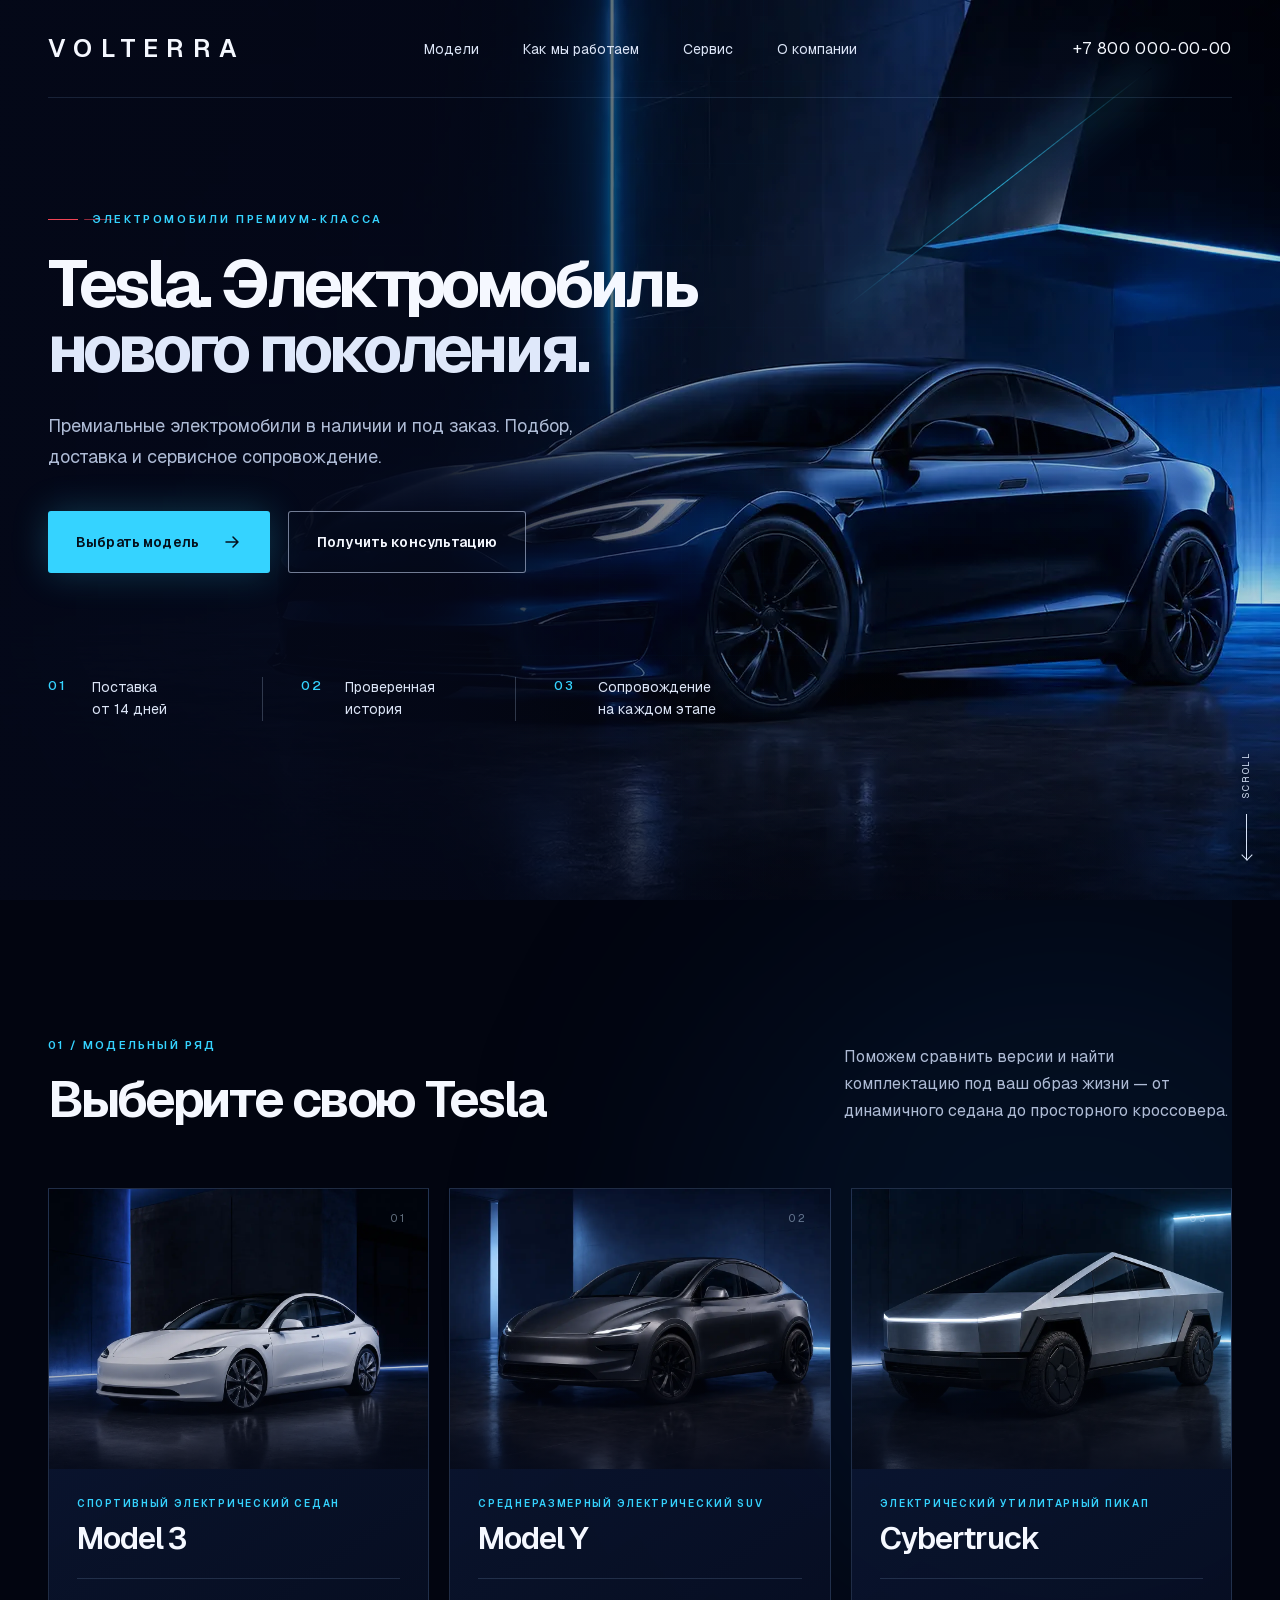
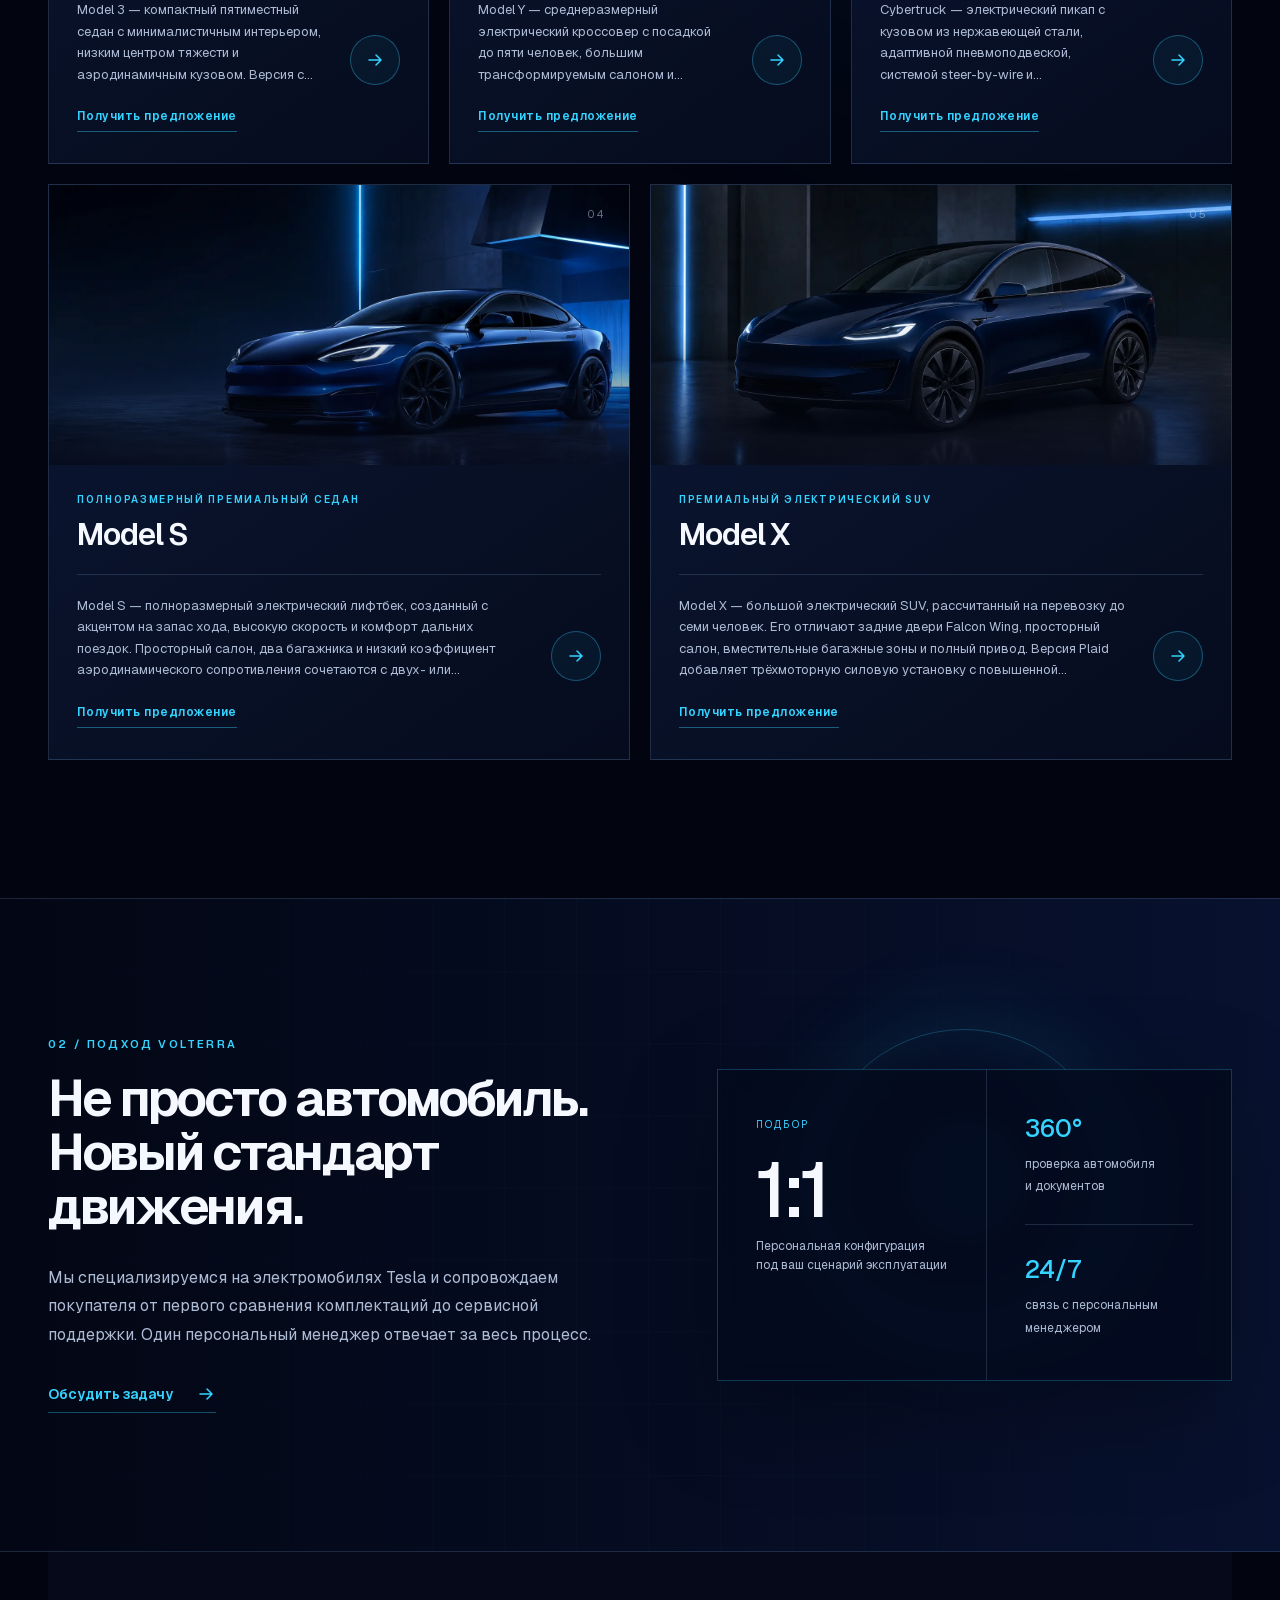
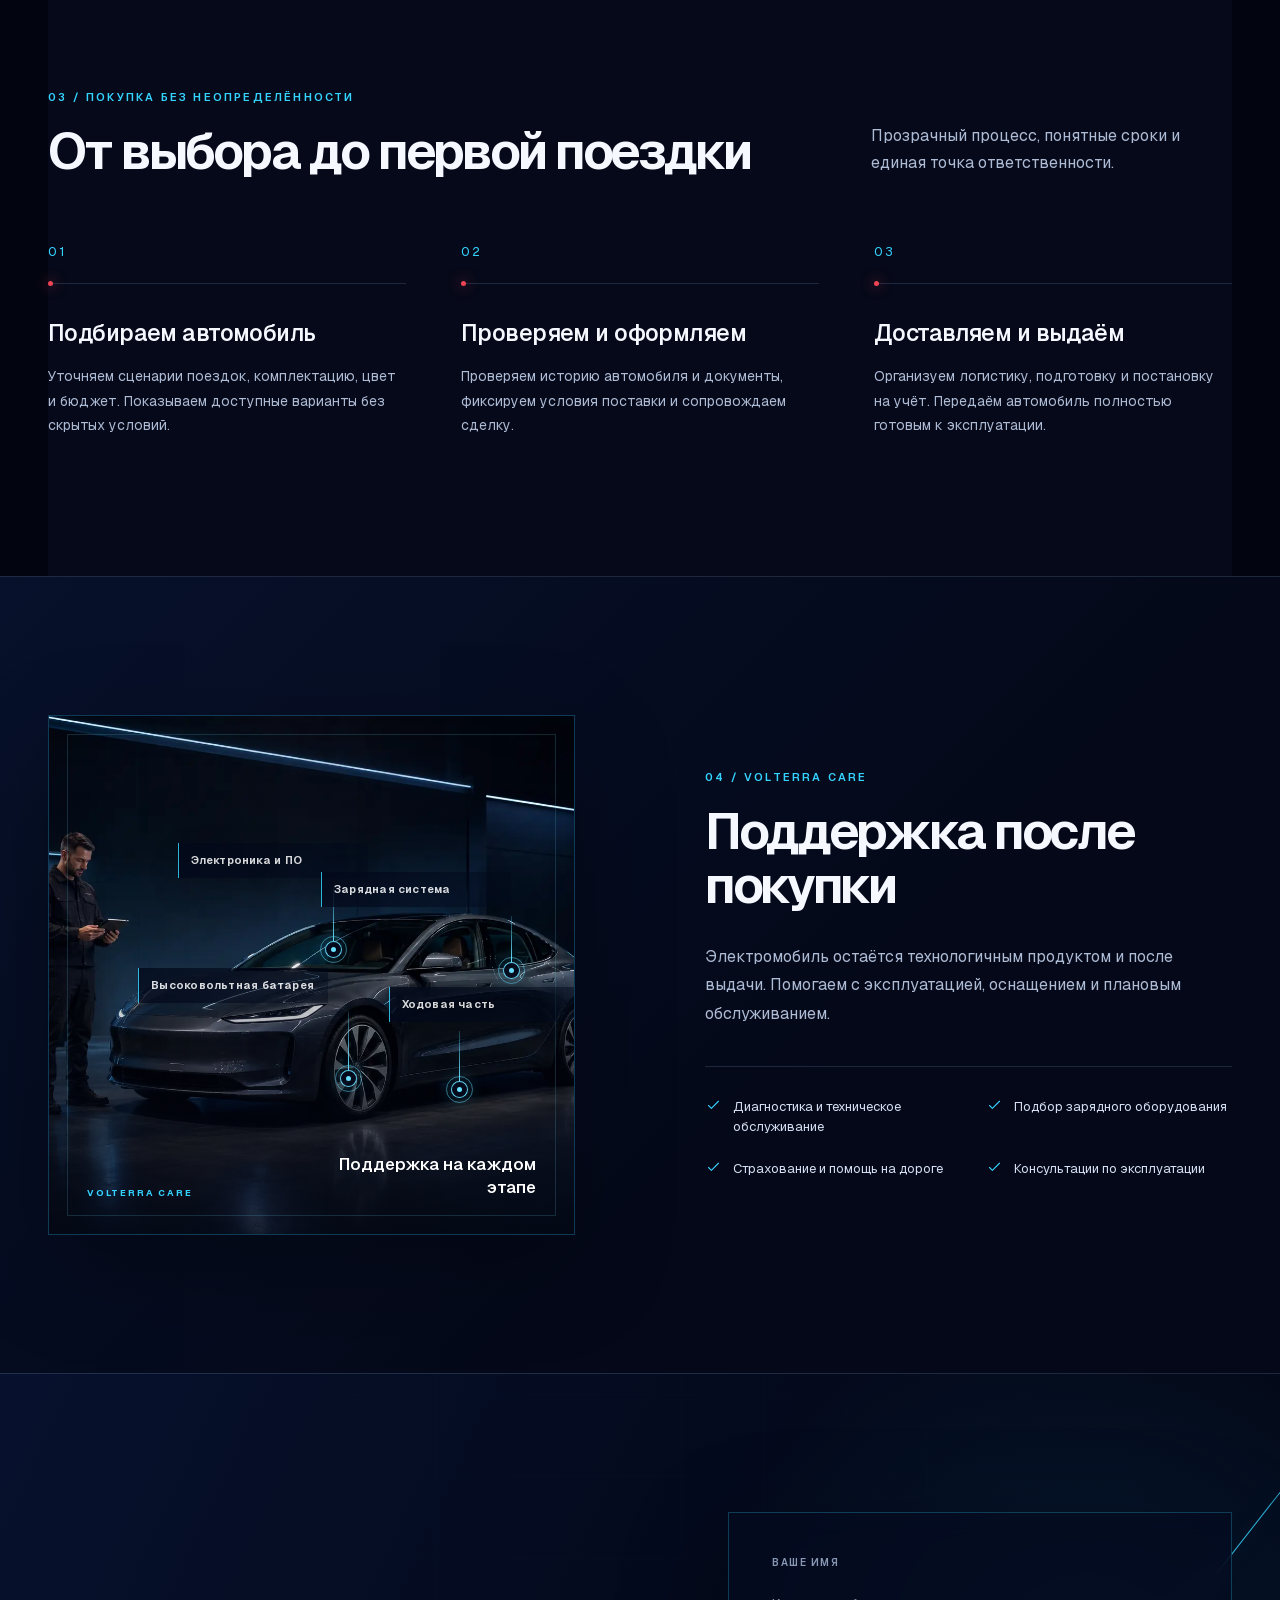
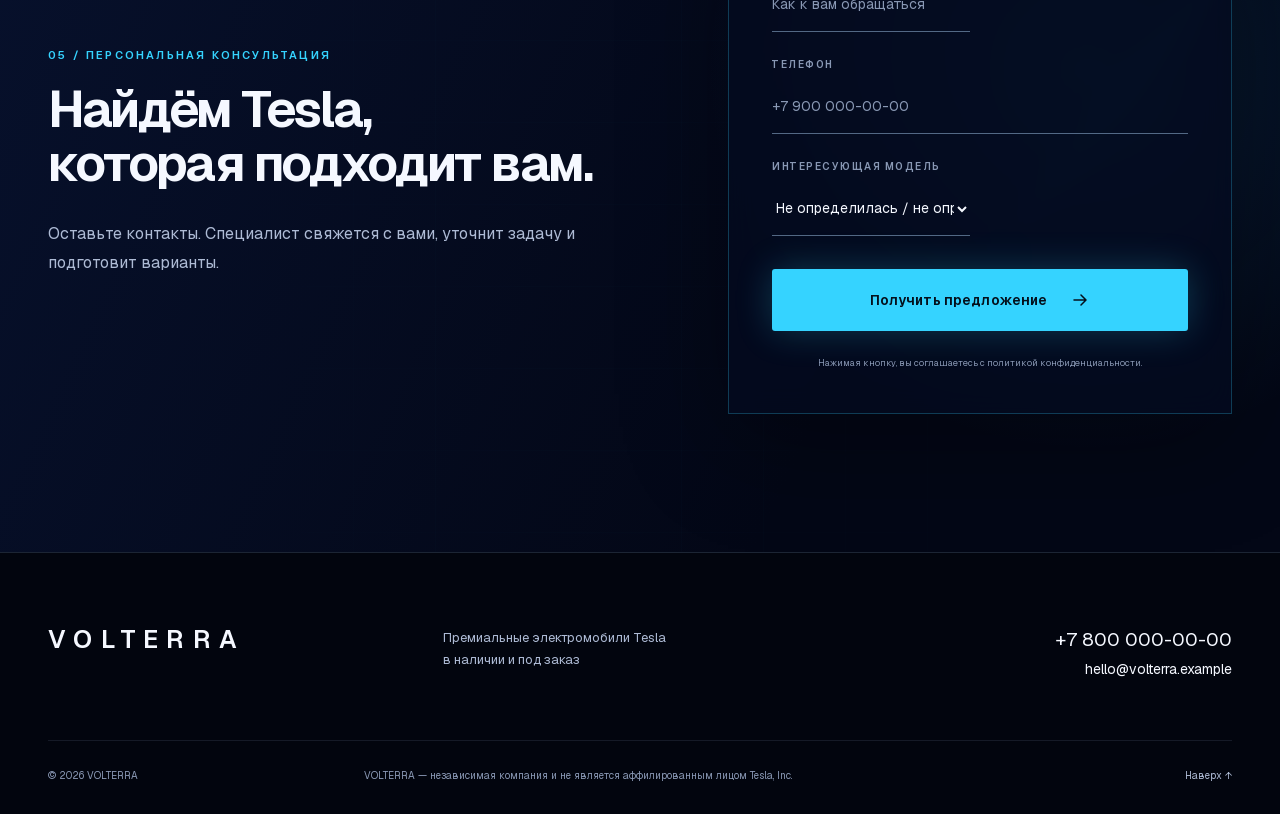
<file: index.html>
<!doctype html>
<html lang="ru">
  <head>
    <meta charset="utf-8" />
    <meta name="viewport" content="width=device-width, initial-scale=1" />
    <title>VOLTERRA — премиальные электромобили Tesla</title>
    <meta name="description" content="Электромобили Tesla в наличии и под заказ. Подбор, доставка и сервисное сопровождение от VOLTERRA." />
    <link rel="canonical" href="https://marketing1create-boop.github.io/" />
    <link rel="icon" href="/favicon.svg" type="image/svg+xml" />

    <meta property="og:type" content="website" />
    <meta property="og:title" content="VOLTERRA — премиальные электромобили Tesla" />
    <meta property="og:description" content="Электромобили Tesla в наличии и под заказ. Подбор, доставка и сервисное сопровождение от VOLTERRA." />
    <meta property="og:url" content="https://marketing1create-boop.github.io/" />
    <meta property="og:image" content="https://marketing1create-boop.github.io/hero-ev.webp" />
    <meta property="og:site_name" content="VOLTERRA" />
    <meta property="og:locale" content="ru_RU" />

    <meta name="twitter:card" content="summary_large_image" />
    <meta name="twitter:title" content="VOLTERRA — премиальные электромобили Tesla" />
    <meta name="twitter:description" content="Электромобили Tesla в наличии и под заказ. Подбор, доставка и сервисное сопровождение от VOLTERRA." />
    <meta name="twitter:image" content="https://marketing1create-boop.github.io/hero-ev.webp" />

    <link rel="stylesheet" href="/classic/styles.css" />
    <script type="application/ld+json">
      {
        "@context": "https://schema.org",
        "@type": "Organization",
        "name": "VOLTERRA",
        "url": "https://marketing1create-boop.github.io/",
        "logo": "https://marketing1create-boop.github.io/favicon.svg",
        "description": "Независимый подбор и поставка электромобилей Tesla."
      }
    </script>
    <script type="application/ld+json">
      {
        "@context": "https://schema.org",
        "@type": "WebSite",
        "name": "VOLTERRA",
        "url": "https://marketing1create-boop.github.io/",
        "inLanguage": "ru-RU"
      }
    </script>
    <script src="/classic/site.js" defer></script>
  </head>
  <body>
    <a class="skip-link" href="#main-content">Перейти к основному содержимому</a>
    <main id="main-content">
      <header class="site-header">
        <a class="brand" href="/" aria-label="VOLTERRA — на главную">VOLTERRA</a>
        <nav class="nav" id="main-navigation" aria-label="Основная навигация">
          <div class="nav-models">
            <a href="/#models">Модели</a>
            <div class="nav-model-links" aria-label="Модели Tesla">
              <a href="/models/model-3">Model 3</a>
              <a href="/models/model-y">Model Y</a>
              <a href="/models/cybertruck">Cybertruck</a>
              <a href="/models/model-s">Model S</a>
              <a href="/models/model-x">Model X</a>
            </div>
          </div>
          <a href="/#approach">Как мы работаем</a>
          <a href="/#service">Сервис</a>
          <a href="/#company">О компании</a>
        </nav>
        <a class="header-phone" href="tel:+78000000000">+7 800 000-00-00</a>
        <button
          class="menu-toggle"
          type="button"
          aria-label="Открыть меню"
          aria-expanded="false"
          aria-controls="main-navigation"
        >
          <span></span>
          <span></span>
        </button>
      </header>
      <section class="hero" id="top">
        <div class="hero-grid" aria-hidden="true"></div>
        <div class="hero-glow" aria-hidden="true"></div>
        <div class="hero-car" aria-hidden="true"></div>
        <div class="hero-content shell">
          <div class="eyebrow">
            <span></span>
            Электромобили премиум-класса
          </div>
          <h1>
            Tesla. Электромобиль
            <span>нового поколения.</span>
          </h1>
          <p class="hero-copy">
            Премиальные электромобили в наличии и под заказ. Подбор, доставка и сервисное
            сопровождение.
          </p>
          <div class="hero-actions">
            <a class="button button-primary" href="#models">
              Выбрать модель
              <svg aria-hidden="true" viewBox="0 0 20 20">
                <path d="M4 10h11M11 5l5 5-5 5"></path>
              </svg>
            </a>
            <a class="button button-secondary" href="#consultation">Получить консультацию</a>
          </div>
          <div class="hero-facts">
            <div>
              <b>01</b>
              <span>
                Поставка
                <br />
                от 14 дней
              </span>
            </div>
            <div>
              <b>02</b>
              <span>
                Проверенная
                <br />
                история
              </span>
            </div>
            <div>
              <b>03</b>
              <span>
                Сопровождение
                <br />
                на каждом этапе
              </span>
            </div>
          </div>
        </div>
        <a class="scroll-marker" href="#models" aria-label="Перейти к модельному ряду">
          <span>Scroll</span>
          <i></i>
        </a>
      </section>

      <section class="models section shell" id="models">
        <div class="section-heading">
          <div>
            <span class="section-index">01 / Модельный ряд</span>
            <h2>Выберите свою Tesla</h2>
          </div>
          <p>
            Поможем сравнить версии и найти комплектацию под ваш образ жизни — от динамичного седана
            до просторного кроссовера.
          </p>
        </div>
        <div class="model-grid">
          <article class="model-card">
            <a class="model-image" href="/models/model-3">
              <img src="/model-3.webp" alt="Model 3, электромобиль премиум-класса" />
              <span>01</span>
            </a>
            <div class="model-card-body">
              <p>Спортивный электрический седан</p>
              <h3><a href="/models/model-3">Model 3</a></h3>
              <div class="model-details">
                <span>
                  Model 3 — компактный пятиместный седан с минималистичным интерьером, низким
                  центром тяжести и аэродинамичным кузовом. Версия с задним приводом сочетает
                  большой запас хода с быстрым откликом электропривода, а модификация Performance
                  ориентирована на максимальную динамику.
                </span>
                <a class="model-more" href="/models/model-3" aria-label="Подробнее о Model 3">
                  <svg aria-hidden="true" viewBox="0 0 20 20">
                    <path d="M4 10h11M11 5l5 5-5 5"></path>
                  </svg>
                </a>
              </div>
              <button
                class="model-offer-link"
                type="button"
                data-model-offer="Model 3"
                aria-label="Получить предложение на Tesla Model 3"
              >
                Получить предложение
              </button>
            </div>
          </article>
          <article class="model-card">
            <a class="model-image" href="/models/model-y">
              <img src="/model-y.webp" alt="Model Y, электромобиль премиум-класса" />
              <span>02</span>
            </a>
            <div class="model-card-body">
              <p>Среднеразмерный электрический SUV</p>
              <h3><a href="/models/model-y">Model Y</a></h3>
              <div class="model-details">
                <span>
                  Model Y — среднеразмерный электрический кроссовер с посадкой до пяти человек,
                  большим трансформируемым салоном и удобными технологиями для ежедневных поездок.
                  Высокая крыша и складывающийся второй ряд позволяют быстро менять пассажирскую
                  конфигурацию на грузовую.
                </span>
                <a class="model-more" href="/models/model-y" aria-label="Подробнее о Model Y">
                  <svg aria-hidden="true" viewBox="0 0 20 20">
                    <path d="M4 10h11M11 5l5 5-5 5"></path>
                  </svg>
                </a>
              </div>
              <button
                class="model-offer-link"
                type="button"
                data-model-offer="Model Y"
                aria-label="Получить предложение на Tesla Model Y"
              >
                Получить предложение
              </button>
            </div>
          </article>
          <article class="model-card">
            <a class="model-image" href="/models/cybertruck">
              <img src="/cybertruck.webp" alt="Cybertruck, электромобиль премиум-класса" />
              <span>03</span>
            </a>
            <div class="model-card-body">
              <p>Электрический утилитарный пикап</p>
              <h3><a href="/models/cybertruck">Cybertruck</a></h3>
              <div class="model-details">
                <span>
                  Cybertruck — электрический пикап с кузовом из нержавеющей стали, адаптивной
                  пневмоподвеской, системой steer-by-wire и управляемыми задними колёсами. Он
                  объединяет тяговые возможности рабочего автомобиля, вместительный грузовой отсек и
                  динамику электромобиля.
                </span>
                <a class="model-more" href="/models/cybertruck" aria-label="Подробнее о Cybertruck">
                  <svg aria-hidden="true" viewBox="0 0 20 20">
                    <path d="M4 10h11M11 5l5 5-5 5"></path>
                  </svg>
                </a>
              </div>
              <button
                class="model-offer-link"
                type="button"
                data-model-offer="Cybertruck"
                aria-label="Получить предложение на Tesla Cybertruck"
              >
                Получить предложение
              </button>
            </div>
          </article>
          <article class="model-card">
            <a class="model-image" href="/models/model-s">
              <img src="/hero-ev.webp" alt="Model S, электромобиль премиум-класса" />
              <span>04</span>
            </a>
            <div class="model-card-body">
              <p>Полноразмерный премиальный седан</p>
              <h3><a href="/models/model-s">Model S</a></h3>
              <div class="model-details">
                <span>
                  Model S — полноразмерный электрический лифтбек, созданный с акцентом на запас
                  хода, высокую скорость и комфорт дальних поездок. Просторный салон, два багажника
                  и низкий коэффициент аэродинамического сопротивления сочетаются с двух- или
                  трёхмоторным полным приводом.
                </span>
                <a class="model-more" href="/models/model-s" aria-label="Подробнее о Model S">
                  <svg aria-hidden="true" viewBox="0 0 20 20">
                    <path d="M4 10h11M11 5l5 5-5 5"></path>
                  </svg>
                </a>
              </div>
              <button
                class="model-offer-link"
                type="button"
                data-model-offer="Model S"
                aria-label="Получить предложение на Tesla Model S"
              >
                Получить предложение
              </button>
            </div>
          </article>
          <article class="model-card">
            <a class="model-image" href="/models/model-x">
              <img src="/model-x.webp" alt="Model X, электромобиль премиум-класса" />
              <span>05</span>
            </a>
            <div class="model-card-body">
              <p>Премиальный электрический SUV</p>
              <h3><a href="/models/model-x">Model X</a></h3>
              <div class="model-details">
                <span>
                  Model X — большой электрический SUV, рассчитанный на перевозку до семи человек.
                  Его отличают задние двери Falcon Wing, просторный салон, вместительные багажные
                  зоны и полный привод. Версия Plaid добавляет трёхмоторную силовую установку с
                  повышенной производительностью.
                </span>
                <a class="model-more" href="/models/model-x" aria-label="Подробнее о Model X">
                  <svg aria-hidden="true" viewBox="0 0 20 20">
                    <path d="M4 10h11M11 5l5 5-5 5"></path>
                  </svg>
                </a>
              </div>
              <button
                class="model-offer-link"
                type="button"
                data-model-offer="Model X"
                aria-label="Получить предложение на Tesla Model X"
              >
                Получить предложение
              </button>
            </div>
          </article>
        </div>
      </section>

      <section class="signature section" id="company">
        <div class="signature-glow" aria-hidden="true"></div>
        <div class="shell signature-grid">
          <div class="signature-copy">
            <span class="section-index">02 / Подход VOLTERRA</span>
            <h2>
              Не просто автомобиль.
              <br />
              Новый стандарт движения.
            </h2>
            <p>
              Мы специализируемся на электромобилях Tesla и сопровождаем покупателя от первого
              сравнения комплектаций до сервисной поддержки. Один персональный менеджер отвечает за
              весь процесс.
            </p>
            <a class="text-link" href="#consultation">
              Обсудить задачу
              <svg aria-hidden="true" viewBox="0 0 20 20">
                <path d="M4 10h11M11 5l5 5-5 5"></path>
              </svg>
            </a>
          </div>
          <div class="metric-panel">
            <div class="metric-main">
              <span>Подбор</span>
              <strong>1:1</strong>
              <p>Персональная конфигурация под ваш сценарий эксплуатации</p>
            </div>
            <div class="metric-list">
              <div>
                <b>360°</b>
                <span>
                  проверка автомобиля
                  <br />
                  и документов
                </span>
              </div>
              <div>
                <b>24/7</b>
                <span>
                  связь с персональным
                  <br />
                  менеджером
                </span>
              </div>
            </div>
          </div>
        </div>
      </section>

      <section class="process section shell" id="approach">
        <div class="section-heading compact">
          <div>
            <span class="section-index">03 / Покупка без неопределённости</span>
            <h2>От выбора до первой поездки</h2>
          </div>
          <p>Прозрачный процесс, понятные сроки и единая точка ответственности.</p>
        </div>
        <div class="process-grid">
          <article>
            <span>01</span>
            <div class="process-line"><i></i></div>
            <h3>Подбираем автомобиль</h3>
            <p>
              Уточняем сценарии поездок, комплектацию, цвет и бюджет. Показываем доступные варианты
              без скрытых условий.
            </p>
          </article>
          <article>
            <span>02</span>
            <div class="process-line"><i></i></div>
            <h3>Проверяем и оформляем</h3>
            <p>
              Проверяем историю автомобиля и документы, фиксируем условия поставки и сопровождаем
              сделку.
            </p>
          </article>
          <article>
            <span>03</span>
            <div class="process-line"><i></i></div>
            <h3>Доставляем и выдаём</h3>
            <p>
              Организуем логистику, подготовку и постановку на учёт. Передаём автомобиль полностью
              готовым к эксплуатации.
            </p>
          </article>
        </div>
      </section>

      <section class="service section" id="service">
        <div class="shell service-grid">
          <div class="service-visual service-visual-photo">
            <img
              src="/volterra-support.webp"
              alt="Специалист сервисной поддержки VOLTERRA проводит диагностику электромобиля"
              loading="lazy"
              width="1586"
              height="992"
            />
            <div class="service-callouts" role="list" aria-label="Что проверяется при диагностике">
              <div class="service-callout callout-battery" role="listitem">
                <button
                  class="callout-marker"
                  type="button"
                  aria-expanded="false"
                  aria-controls="callout-battery-text"
                  data-callout
                >
                  <span class="sr-only">Высоковольтная батарея</span>
                </button>
                <span class="callout-line" aria-hidden="true"></span>
                <div class="callout-card" id="callout-battery-text">
                  <strong>Высоковольтная батарея</strong>
                  <span>Напряжение, температура и баланс ячеек</span>
                </div>
              </div>
              <div class="service-callout callout-software" role="listitem">
                <button
                  class="callout-marker"
                  type="button"
                  aria-expanded="false"
                  aria-controls="callout-software-text"
                  data-callout
                >
                  <span class="sr-only">Электроника и программное обеспечение</span>
                </button>
                <span class="callout-line" aria-hidden="true"></span>
                <div class="callout-card" id="callout-software-text">
                  <strong>Электроника и ПО</strong>
                  <span>Ошибки систем, датчики и актуальность ПО</span>
                </div>
              </div>
              <div class="service-callout callout-charging" role="listitem">
                <button
                  class="callout-marker"
                  type="button"
                  aria-expanded="false"
                  aria-controls="callout-charging-text"
                  data-callout
                >
                  <span class="sr-only">Зарядная система</span>
                </button>
                <span class="callout-line" aria-hidden="true"></span>
                <div class="callout-card" id="callout-charging-text">
                  <strong>Зарядная система</strong>
                  <span>Порт и работа бортового зарядного устройства</span>
                </div>
              </div>
              <div class="service-callout callout-chassis" role="listitem">
                <button
                  class="callout-marker"
                  type="button"
                  aria-expanded="false"
                  aria-controls="callout-chassis-text"
                  data-callout
                >
                  <span class="sr-only">Ходовая часть</span>
                </button>
                <span class="callout-line" aria-hidden="true"></span>
                <div class="callout-card" id="callout-chassis-text">
                  <strong>Ходовая часть</strong>
                  <span>Подвеска, тормоза, шины и рулевое управление</span>
                </div>
              </div>
            </div>
            <div class="service-photo-caption">
              <span>VOLTERRA CARE</span>
              <strong>Поддержка на каждом этапе</strong>
            </div>
          </div>
          <div class="service-copy">
            <span class="section-index">04 / VOLTERRA Care</span>
            <h2>Поддержка после покупки</h2>
            <p>
              Электромобиль остаётся технологичным продуктом и после выдачи. Помогаем с
              эксплуатацией, оснащением и плановым обслуживанием.
            </p>
            <ul>
              <li>
                <svg aria-hidden="true" viewBox="0 0 24 24"><path d="m5 12 4 4L19 6"></path></svg>
                <span>Диагностика и техническое обслуживание</span>
              </li>
              <li>
                <svg aria-hidden="true" viewBox="0 0 24 24"><path d="m5 12 4 4L19 6"></path></svg>
                <span>Подбор зарядного оборудования</span>
              </li>
              <li>
                <svg aria-hidden="true" viewBox="0 0 24 24"><path d="m5 12 4 4L19 6"></path></svg>
                <span>Страхование и помощь на дороге</span>
              </li>
              <li>
                <svg aria-hidden="true" viewBox="0 0 24 24"><path d="m5 12 4 4L19 6"></path></svg>
                <span>Консультации по эксплуатации</span>
              </li>
            </ul>
          </div>
        </div>
      </section>

      <section class="consultation section" id="consultation">
        <div class="consultation-grid" aria-hidden="true"></div>
        <div class="shell consultation-inner">
          <div class="consultation-copy">
            <span class="section-index">05 / Персональная консультация</span>
            <h2>
              Найдём Tesla,
              <br />
              которая подходит вам.
            </h2>
            <p>
              Оставьте контакты. Специалист свяжется с вами, уточнит задачу и подготовит варианты.
            </p>
          </div>
          <div class="form-slot">
            <form class="contact-form" data-offer-form>
              <p class="sr-only" aria-live="polite" aria-atomic="true" data-form-live></p>

              <label>
                <span>Ваше имя</span>
                <input
                  name="name"
                  type="text"
                  placeholder="Как к вам обращаться"
                  autocomplete="name"
                  required
                />
              </label>
              <label>
                <span>Телефон</span>
                <input
                  name="phone"
                  type="tel"
                  placeholder="+7 900 000-00-00"
                  autocomplete="tel"
                  required
                />
              </label>

              <label>
                <span>Интересующая модель</span>
                <select name="model" data-model-select>
                  <option>Не определилась / не определился</option>
                  <option>Model 3</option>
                  <option>Model Y</option>
                  <option>Cybertruck</option>
                  <option>Model S</option>
                  <option>Model X</option>
                  <option>Другая модель</option>
                </select>
              </label>
              <button
                class="button button-primary"
                type="submit"
                aria-label="Получить предложение на электромобиль Tesla"
              >
                Получить предложение
                <svg aria-hidden="true" viewBox="0 0 20 20">
                  <path d="M4 10h11M11 5l5 5-5 5"></path>
                </svg>
              </button>
              <small>Нажимая кнопку, вы соглашаетесь с политикой конфиденциальности.</small>
            </form>
            <div class="success-card" role="status" aria-live="polite" hidden data-success>
              <span>
                <svg aria-hidden="true" viewBox="0 0 24 24"><path d="m5 12 4 4L19 6"></path></svg>
              </span>
              <h3>Заявка принята</h3>
              <p>Спасибо! Специалист VOLTERRA свяжется с вами в ближайшее время.</p>
              <button type="button" data-form-reset>Отправить ещё одну</button>
            </div>
          </div>
        </div>
      </section>

      <footer>
        <div class="shell footer-top">
          <a class="brand" href="/">VOLTERRA</a>
          <p>
            Премиальные электромобили Tesla
            <br />
            в наличии и под заказ
          </p>
          <div class="footer-contact">
            <a href="tel:+78000000000">+7 800 000-00-00</a>
            <a href="mailto:hello@volterra.example">hello@volterra.example</a>
          </div>
        </div>
        <div class="shell footer-bottom">
          <span>© 2026 VOLTERRA</span>
          <span>
            VOLTERRA — независимая компания и не является аффилированным лицом Tesla, Inc.
          </span>
          <a href="#top">Наверх ↑</a>
        </div>
      </footer>
    </main>
  </body>
</html>
</file>
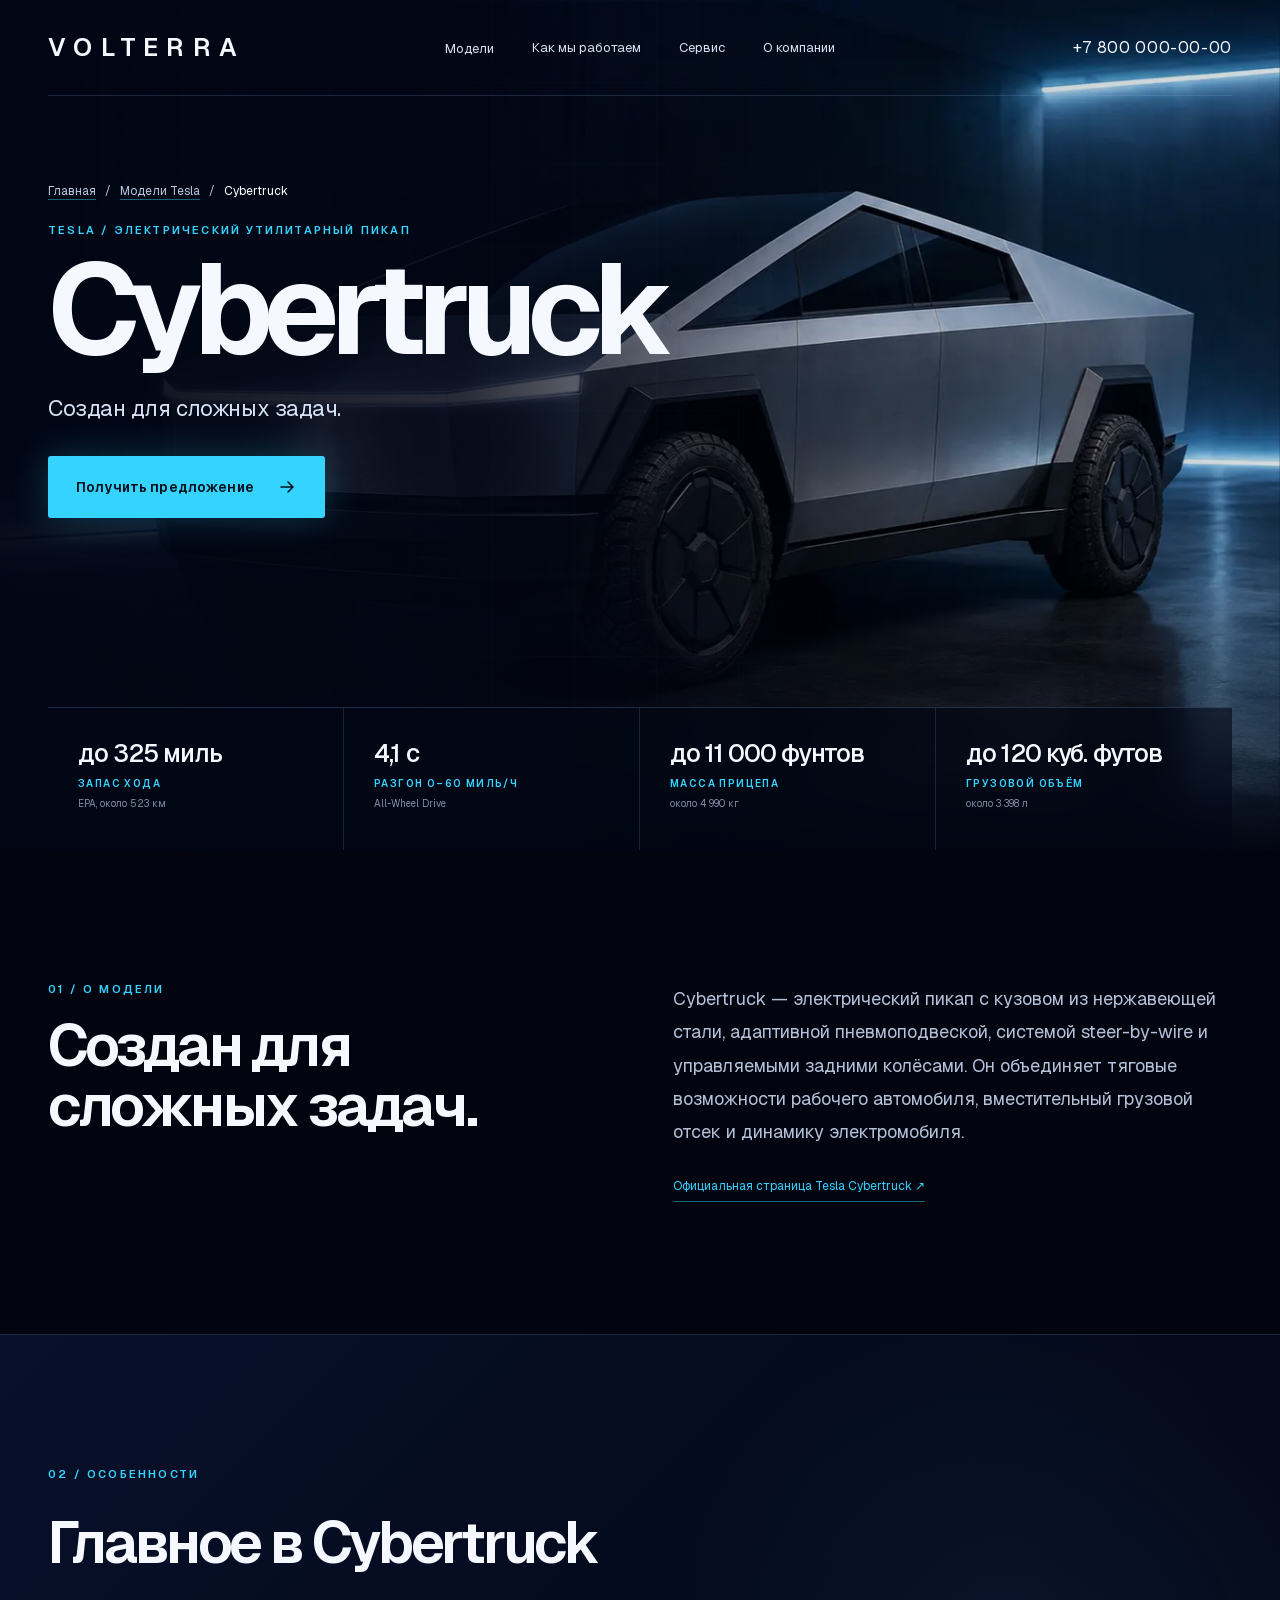
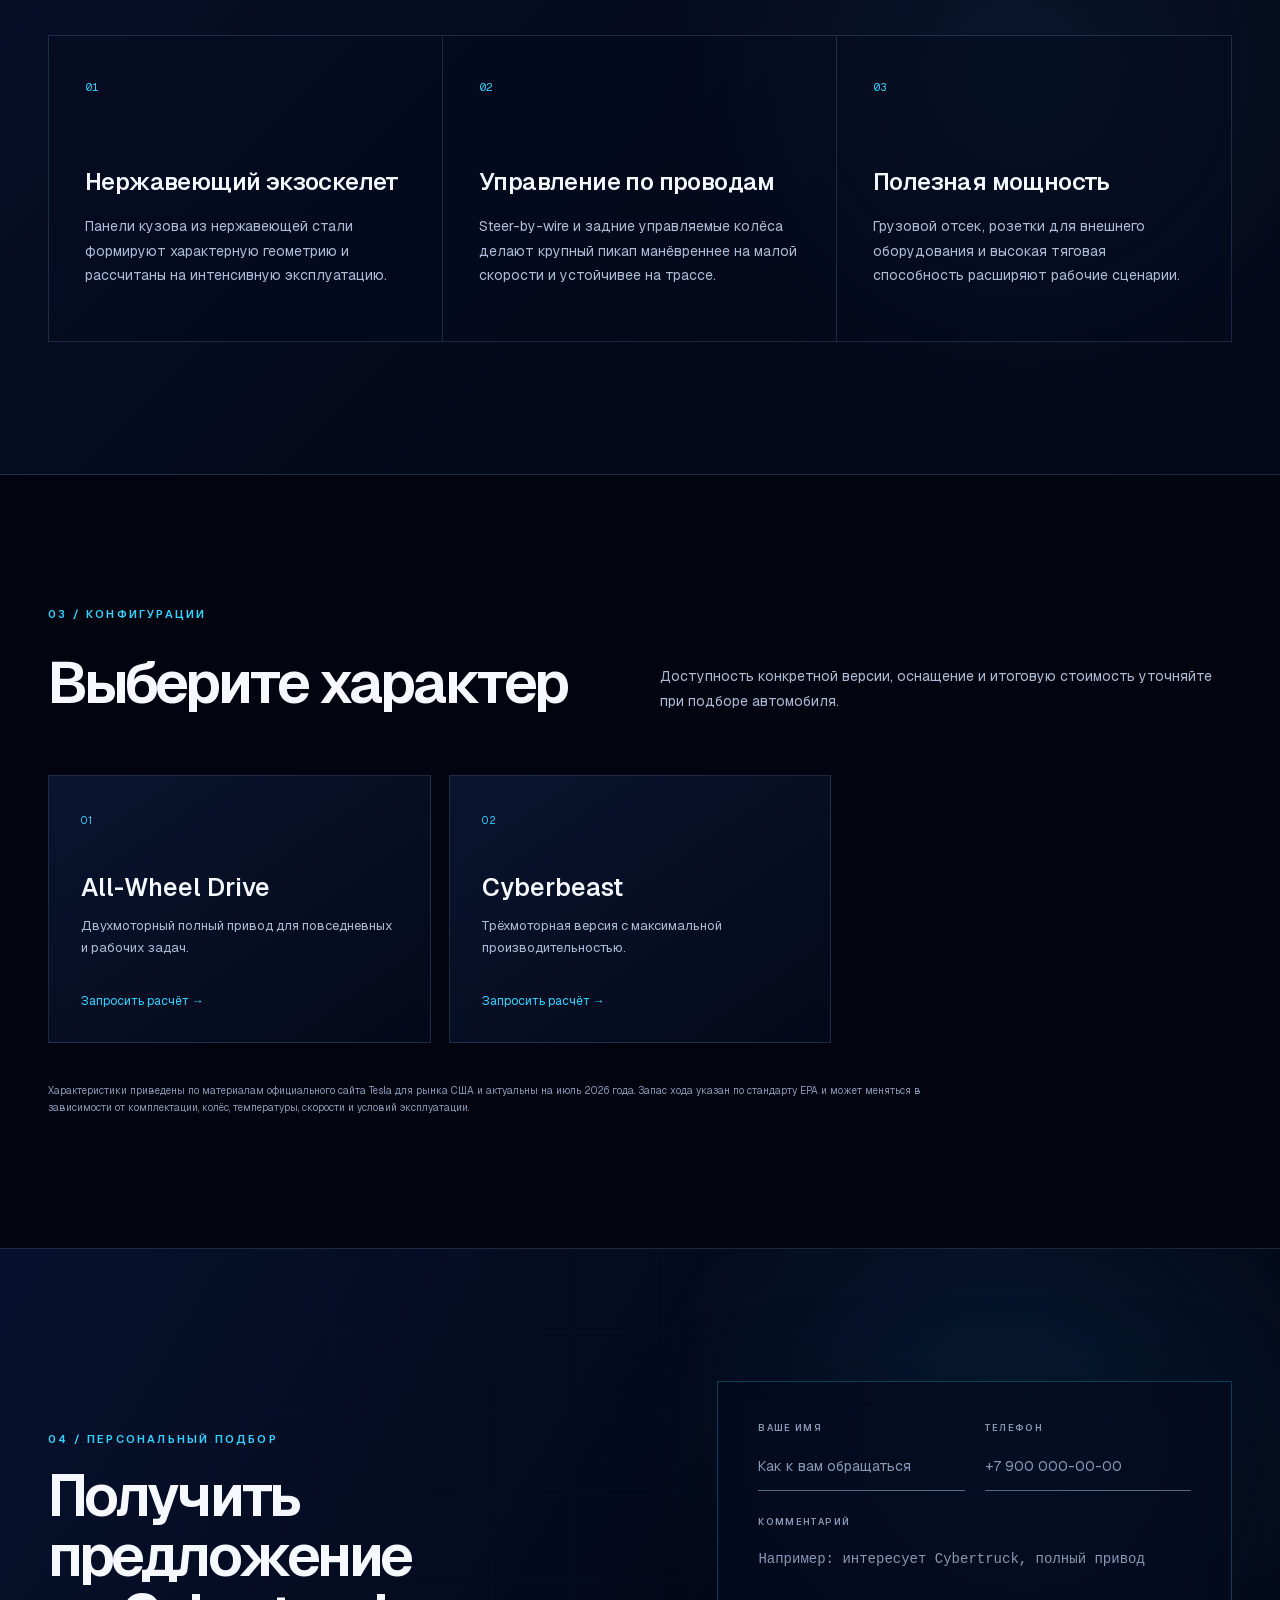
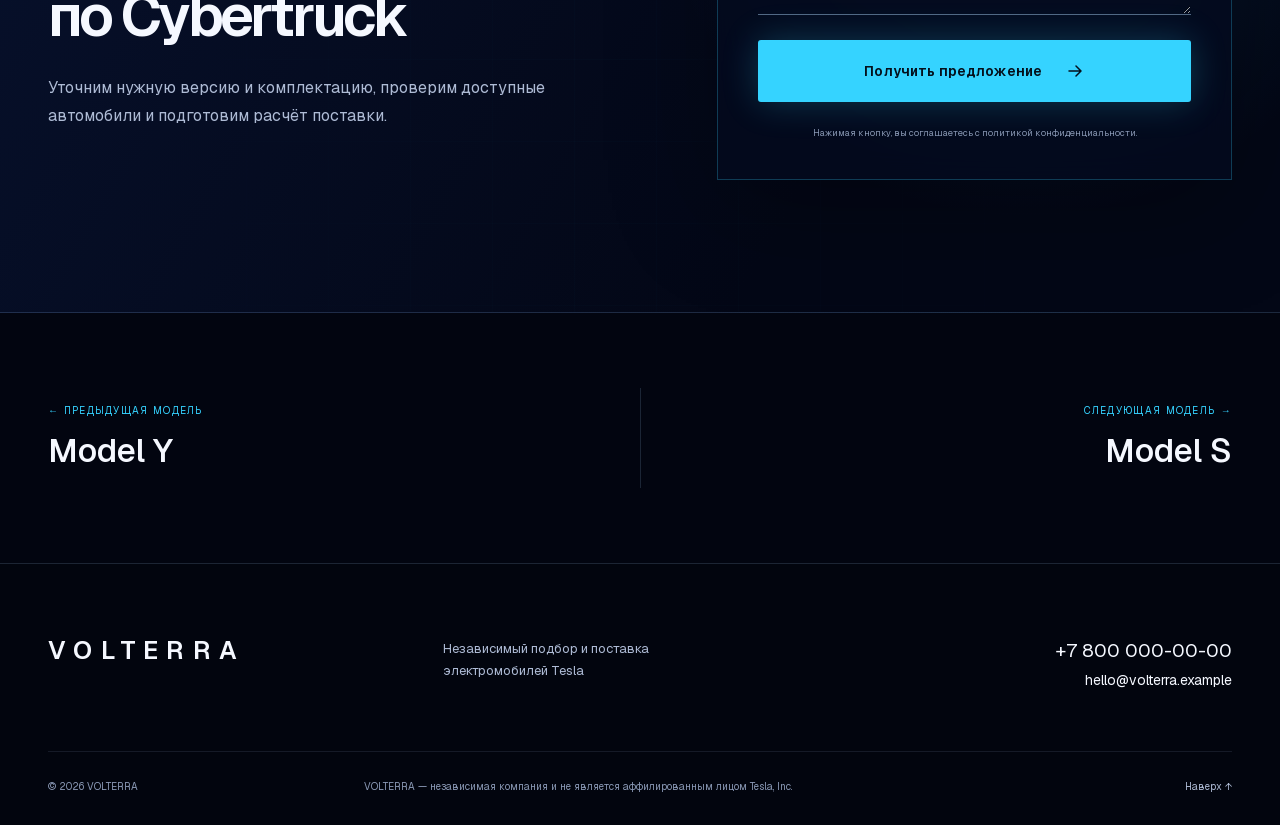
<file: models/cybertruck/index.html>
<!doctype html>
<html lang="ru">
  <head>
    <meta charset="utf-8" />
    <meta name="viewport" content="width=device-width, initial-scale=1" />
    <title>Tesla Cybertruck — характеристики и предложение | VOLTERRA</title>
    <meta name="description" content="Cybertruck: описание, характеристики и версии. Подбор и поставка электромобиля Tesla от VOLTERRA." />
    <link rel="canonical" href="https://marketing1create-boop.github.io/models/cybertruck" />
    <link rel="icon" href="/favicon.svg" type="image/svg+xml" />

    <meta property="og:type" content="website" />
    <meta property="og:title" content="Tesla Cybertruck — характеристики и предложение | VOLTERRA" />
    <meta property="og:description" content="Cybertruck: описание, характеристики и версии. Подбор и поставка электромобиля Tesla от VOLTERRA." />
    <meta property="og:url" content="https://marketing1create-boop.github.io/models/cybertruck" />
    <meta property="og:image" content="https://marketing1create-boop.github.io/cybertruck.webp" />
    <meta property="og:site_name" content="VOLTERRA" />
    <meta property="og:locale" content="ru_RU" />

    <meta name="twitter:card" content="summary_large_image" />
    <meta name="twitter:title" content="Tesla Cybertruck — характеристики и предложение | VOLTERRA" />
    <meta name="twitter:description" content="Cybertruck: описание, характеристики и версии. Подбор и поставка электромобиля Tesla от VOLTERRA." />
    <meta name="twitter:image" content="https://marketing1create-boop.github.io/cybertruck.webp" />

    <link rel="stylesheet" href="/classic/styles.css" />
    <script type="application/ld+json">
      {
        "@context": "https://schema.org",
        "@type": "Product",
        "name": "Tesla Cybertruck",
        "description": "Cybertruck — электрический пикап с кузовом из нержавеющей стали, адаптивной пневмоподвеской, системой steer-by-wire и управляемыми задними колёсами. Он объединяет тяговые возможности рабочего автомобиля, вместительный грузовой отсек и динамику электромобиля.",
        "image": "https://marketing1create-boop.github.io/cybertruck.webp",
        "url": "https://marketing1create-boop.github.io/models/cybertruck",
        "category": "Электрический утилитарный пикап",
        "brand": { "@type": "Brand", "name": "Tesla" },
        "additionalProperty": [
          {
            "@type": "PropertyValue",
            "name": "Запас хода",
            "value": "до 325 миль (EPA, около 523 км)"
          },
          {
            "@type": "PropertyValue",
            "name": "Разгон 0–60 миль/ч",
            "value": "4,1 с (All-Wheel Drive)"
          },
          {
            "@type": "PropertyValue",
            "name": "Масса прицепа",
            "value": "до 11 000 фунтов (около 4 990 кг)"
          },
          {
            "@type": "PropertyValue",
            "name": "Грузовой объём",
            "value": "до 120 куб. футов (около 3 398 л)"
          }
        ]
      }
    </script>
    <script type="application/ld+json">
      {
        "@context": "https://schema.org",
        "@type": "BreadcrumbList",
        "itemListElement": [
          {
            "@type": "ListItem",
            "position": 1,
            "name": "Главная",
            "item": "https://marketing1create-boop.github.io/"
          },
          {
            "@type": "ListItem",
            "position": 2,
            "name": "Модели Tesla",
            "item": "https://marketing1create-boop.github.io/#models"
          },
          {
            "@type": "ListItem",
            "position": 3,
            "name": "Cybertruck",
            "item": "https://marketing1create-boop.github.io/models/cybertruck"
          }
        ]
      }
    </script>
    <script src="/classic/site.js" defer></script>
  </head>
  <body>
    <a class="skip-link" href="#main-content">Перейти к основному содержимому</a>
    <main class="model-detail-page" id="main-content">
      <header class="detail-header shell">
        <a class="brand" href="/" aria-label="VOLTERRA — на главную">VOLTERRA</a>
        <nav class="nav" id="detail-navigation" aria-label="Основная навигация">
          <div class="nav-models">
            <a href="/#models">Модели</a>
            <div class="nav-model-links" aria-label="Модели Tesla">
              <a href="/models/model-3">Model 3</a>
              <a href="/models/model-y">Model Y</a>
              <a href="/models/cybertruck">Cybertruck</a>
              <a href="/models/model-s">Model S</a>
              <a href="/models/model-x">Model X</a>
            </div>
          </div>
          <a href="/#approach">Как мы работаем</a>
          <a href="/#service">Сервис</a>
          <a href="/#company">О компании</a>
        </nav>
        <a class="header-phone" href="tel:+78000000000">+7 800 000-00-00</a>
        <button
          class="menu-toggle"
          type="button"
          aria-label="Открыть меню"
          aria-expanded="false"
          aria-controls="detail-navigation"
        >
          <span></span>
          <span></span>
        </button>
      </header>
      <section class="detail-hero" id="top">
        <div class="detail-hero-grid" aria-hidden="true"></div>
        <div
          class="detail-hero-image"
          style="background-image: url(&quot;/cybertruck.webp&quot;)"
          aria-hidden="true"
        ></div>
        <div class="detail-hero-shade" aria-hidden="true"></div>
        <div class="shell detail-hero-content">
          <nav class="breadcrumbs" aria-label="Хлебные крошки">
            <a href="/">Главная</a>
            <span aria-hidden="true">/</span>
            <a href="/#models">Модели Tesla</a>
            <span aria-hidden="true">/</span>
            <span aria-current="page">Cybertruck</span>
          </nav>
          <span class="section-index">Tesla / Электрический утилитарный пикап</span>
          <h1>Cybertruck</h1>
          <p class="detail-tagline">Создан для сложных задач.</p>
          <a
            class="button button-primary"
            href="#offer"
            aria-label="Получить предложение на Tesla Cybertruck"
          >
            Получить предложение
            <svg aria-hidden="true" viewBox="0 0 20 20">
              <path d="M4 10h11M11 5l5 5-5 5"></path>
            </svg>
          </a>
        </div>
        <div class="shell detail-spec-strip">
          <div>
            <strong>до 325 миль</strong>
            <span>Запас хода</span>
            <small>EPA, около 523 км</small>
          </div>
          <div>
            <strong>4,1 с</strong>
            <span>Разгон 0–60 миль/ч</span>
            <small>All-Wheel Drive</small>
          </div>
          <div>
            <strong>до 11 000 фунтов</strong>
            <span>Масса прицепа</span>
            <small>около 4 990 кг</small>
          </div>
          <div>
            <strong>до 120 куб. футов</strong>
            <span>Грузовой объём</span>
            <small>около 3 398 л</small>
          </div>
        </div>
      </section>
      <section class="detail-intro detail-section shell">
        <div>
          <span class="section-index">01 / О модели</span>
          <h2>Создан для сложных задач.</h2>
        </div>
        <div class="detail-intro-copy">
          <p>
            Cybertruck — электрический пикап с кузовом из нержавеющей стали, адаптивной
            пневмоподвеской, системой steer-by-wire и управляемыми задними колёсами. Он объединяет
            тяговые возможности рабочего автомобиля, вместительный грузовой отсек и динамику
            электромобиля.
          </p>
          <a href="https://www.tesla.com/cybertruck" target="_blank" rel="noreferrer">
            Официальная страница Tesla Cybertruck ↗
          </a>
        </div>
      </section>
      <section class="detail-features detail-section">
        <div class="shell">
          <div class="detail-section-title">
            <span class="section-index">02 / Особенности</span>
            <h2>Главное в Cybertruck</h2>
          </div>
          <div class="detail-feature-grid">
            <article>
              <span>01</span>
              <h3>Нержавеющий экзоскелет</h3>
              <p>
                Панели кузова из нержавеющей стали формируют характерную геометрию и рассчитаны на
                интенсивную эксплуатацию.
              </p>
            </article>
            <article>
              <span>02</span>
              <h3>Управление по проводам</h3>
              <p>
                Steer-by-wire и задние управляемые колёса делают крупный пикап манёвреннее на малой
                скорости и устойчивее на трассе.
              </p>
            </article>
            <article>
              <span>03</span>
              <h3>Полезная мощность</h3>
              <p>
                Грузовой отсек, розетки для внешнего оборудования и высокая тяговая способность
                расширяют рабочие сценарии.
              </p>
            </article>
          </div>
        </div>
      </section>
      <section class="detail-versions detail-section shell">
        <div class="detail-section-title">
          <span class="section-index">03 / Конфигурации</span>
          <h2>Выберите характер</h2>
          <p>
            Доступность конкретной версии, оснащение и итоговую стоимость уточняйте при подборе
            автомобиля.
          </p>
        </div>
        <div class="version-list">
          <article>
            <span>01</span>
            <h3>All-Wheel Drive</h3>
            <p>Двухмоторный полный привод для повседневных и рабочих задач.</p>
            <a href="#offer">Запросить расчёт →</a>
          </article>
          <article>
            <span>02</span>
            <h3>Cyberbeast</h3>
            <p>Трёхмоторная версия с максимальной производительностью.</p>
            <a href="#offer">Запросить расчёт →</a>
          </article>
        </div>
        <p class="spec-disclaimer">
          Характеристики приведены по материалам официального сайта Tesla для рынка США и актуальны
          на июль 2026 года. Запас хода указан по стандарту EPA и может меняться в зависимости от
          комплектации, колёс, температуры, скорости и условий эксплуатации.
        </p>
      </section>
      <section class="detail-offer detail-section" id="offer">
        <div class="detail-offer-grid" aria-hidden="true"></div>
        <div class="shell detail-offer-inner">
          <div>
            <span class="section-index">04 / Персональный подбор</span>
            <h2>
              Получить предложение
              <br />
              по Cybertruck
            </h2>
            <p>
              Уточним нужную версию и комплектацию, проверим доступные автомобили и подготовим
              расчёт поставки.
            </p>
          </div>
          <div class="form-slot">
            <form class="detail-form" data-offer-form>
              <p class="sr-only" aria-live="polite" aria-atomic="true" data-form-live></p>
              <input type="hidden" name="model" value="Cybertruck" />
              <label>
                <span>Ваше имя</span>
                <input
                  name="name"
                  type="text"
                  placeholder="Как к вам обращаться"
                  autocomplete="name"
                  required
                />
              </label>
              <label>
                <span>Телефон</span>
                <input
                  name="phone"
                  type="tel"
                  placeholder="+7 900 000-00-00"
                  autocomplete="tel"
                  required
                />
              </label>

              <label class="detail-form-wide">
                <span>Комментарий</span>
                <textarea
                  name="comment"
                  placeholder="Например: интересует Cybertruck, полный привод"
                  rows="3"
                ></textarea>
              </label>
              <button
                class="button button-primary detail-form-wide"
                type="submit"
                aria-label="Получить предложение на Tesla Cybertruck"
              >
                Получить предложение
                <svg aria-hidden="true" viewBox="0 0 20 20">
                  <path d="M4 10h11M11 5l5 5-5 5"></path>
                </svg>
              </button>
              <small class="detail-form-wide">
                Нажимая кнопку, вы соглашаетесь с политикой конфиденциальности.
              </small>
            </form>
            <div class="detail-success" role="status" aria-live="polite" hidden data-success>
              <span>✓</span>
              <h3>Заявка принята</h3>
              <p>
                Спасибо! Специалист VOLTERRA свяжется с вами в ближайшее время и подготовит
                предложение по Cybertruck.
              </p>
              <button type="button" data-form-reset>Отправить ещё одну</button>
            </div>
          </div>
        </div>
      </section>
      <nav class="model-pagination shell" aria-label="Другие модели Tesla">
        <a href="/models/model-y">
          <span>← Предыдущая модель</span>
          <strong>Model Y</strong>
        </a>
        <a href="/models/model-s">
          <span>Следующая модель →</span>
          <strong>Model S</strong>
        </a>
      </nav>

      <footer class="detail-footer">
        <div class="shell footer-top">
          <a class="brand" href="/">VOLTERRA</a>
          <p>
            Независимый подбор и поставка
            <br />
            электромобилей Tesla
          </p>
          <div class="footer-contact">
            <a href="tel:+78000000000">+7 800 000-00-00</a>
            <a href="mailto:hello@volterra.example">hello@volterra.example</a>
          </div>
        </div>
        <div class="shell footer-bottom">
          <span>© 2026 VOLTERRA</span>
          <span>
            VOLTERRA — независимая компания и не является аффилированным лицом Tesla, Inc.
          </span>
          <a href="#top">Наверх ↑</a>
        </div>
      </footer>
    </main>
  </body>
</html>
</file>
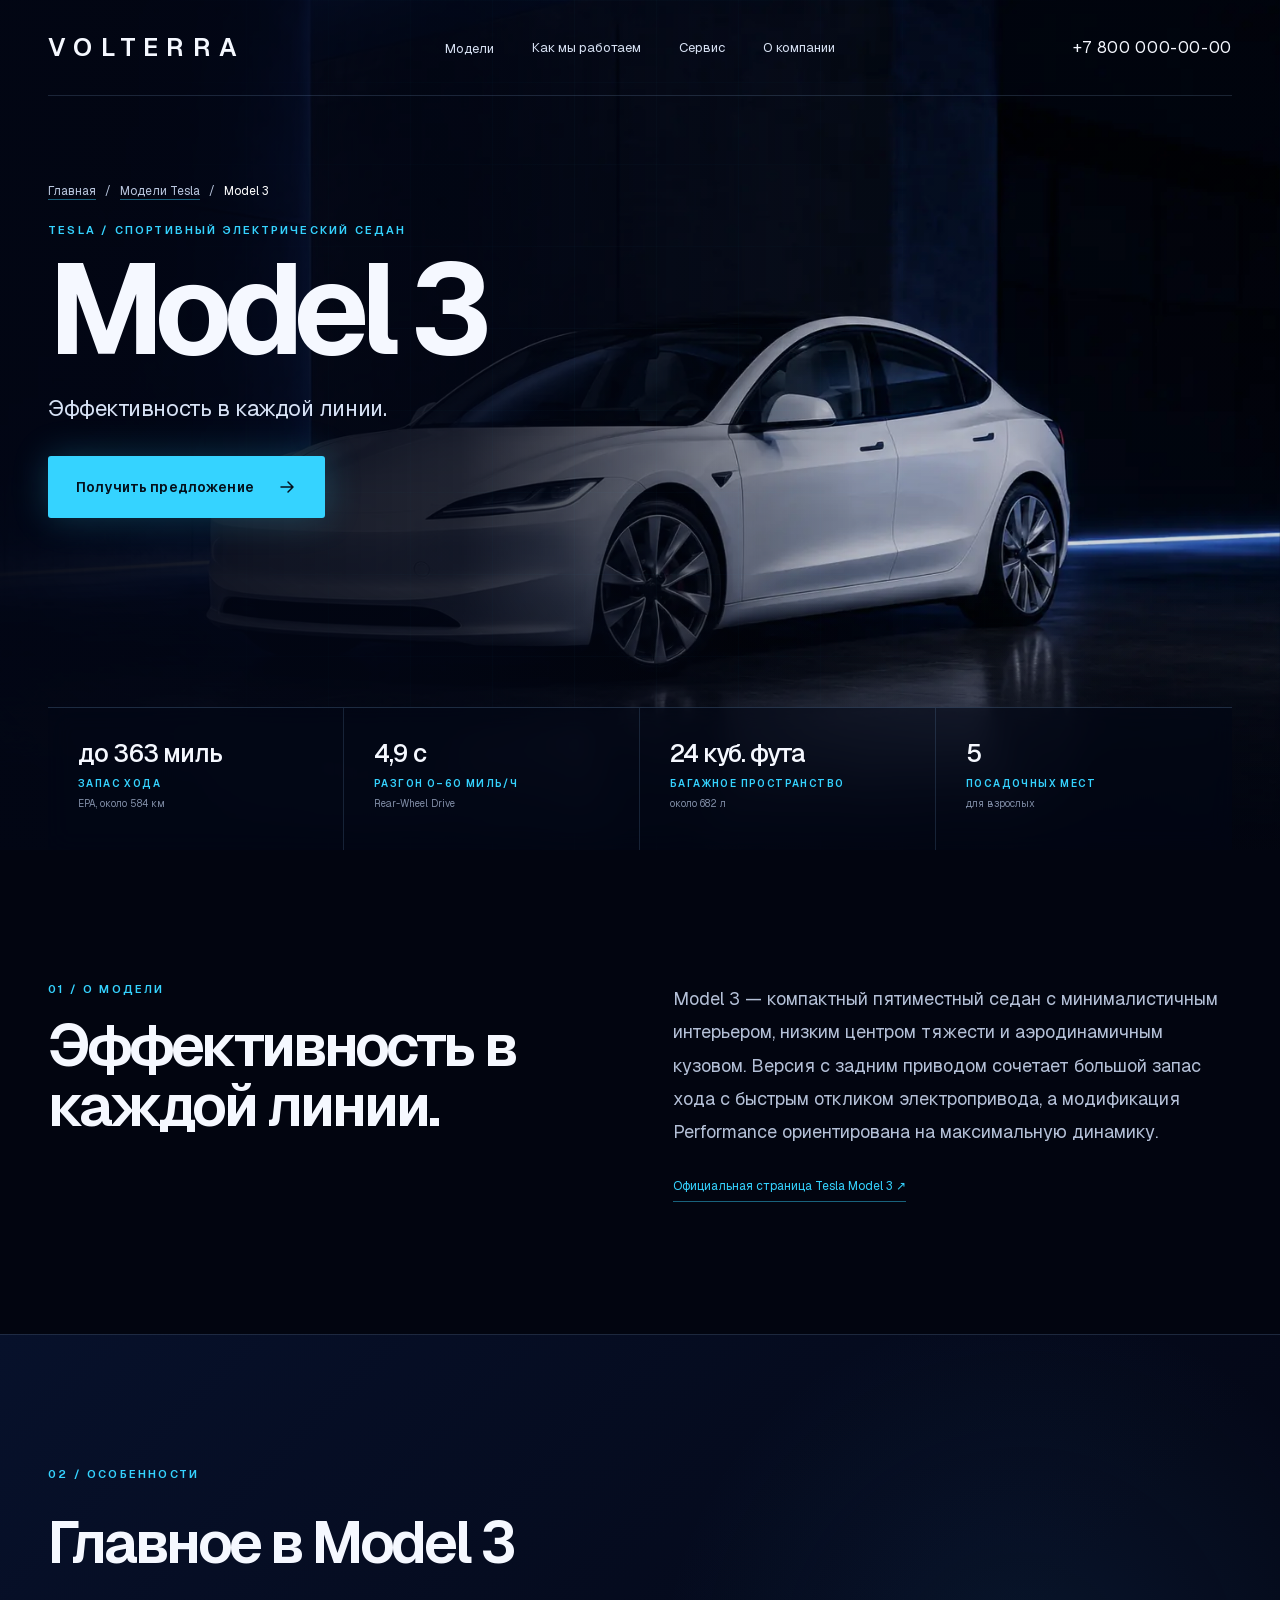
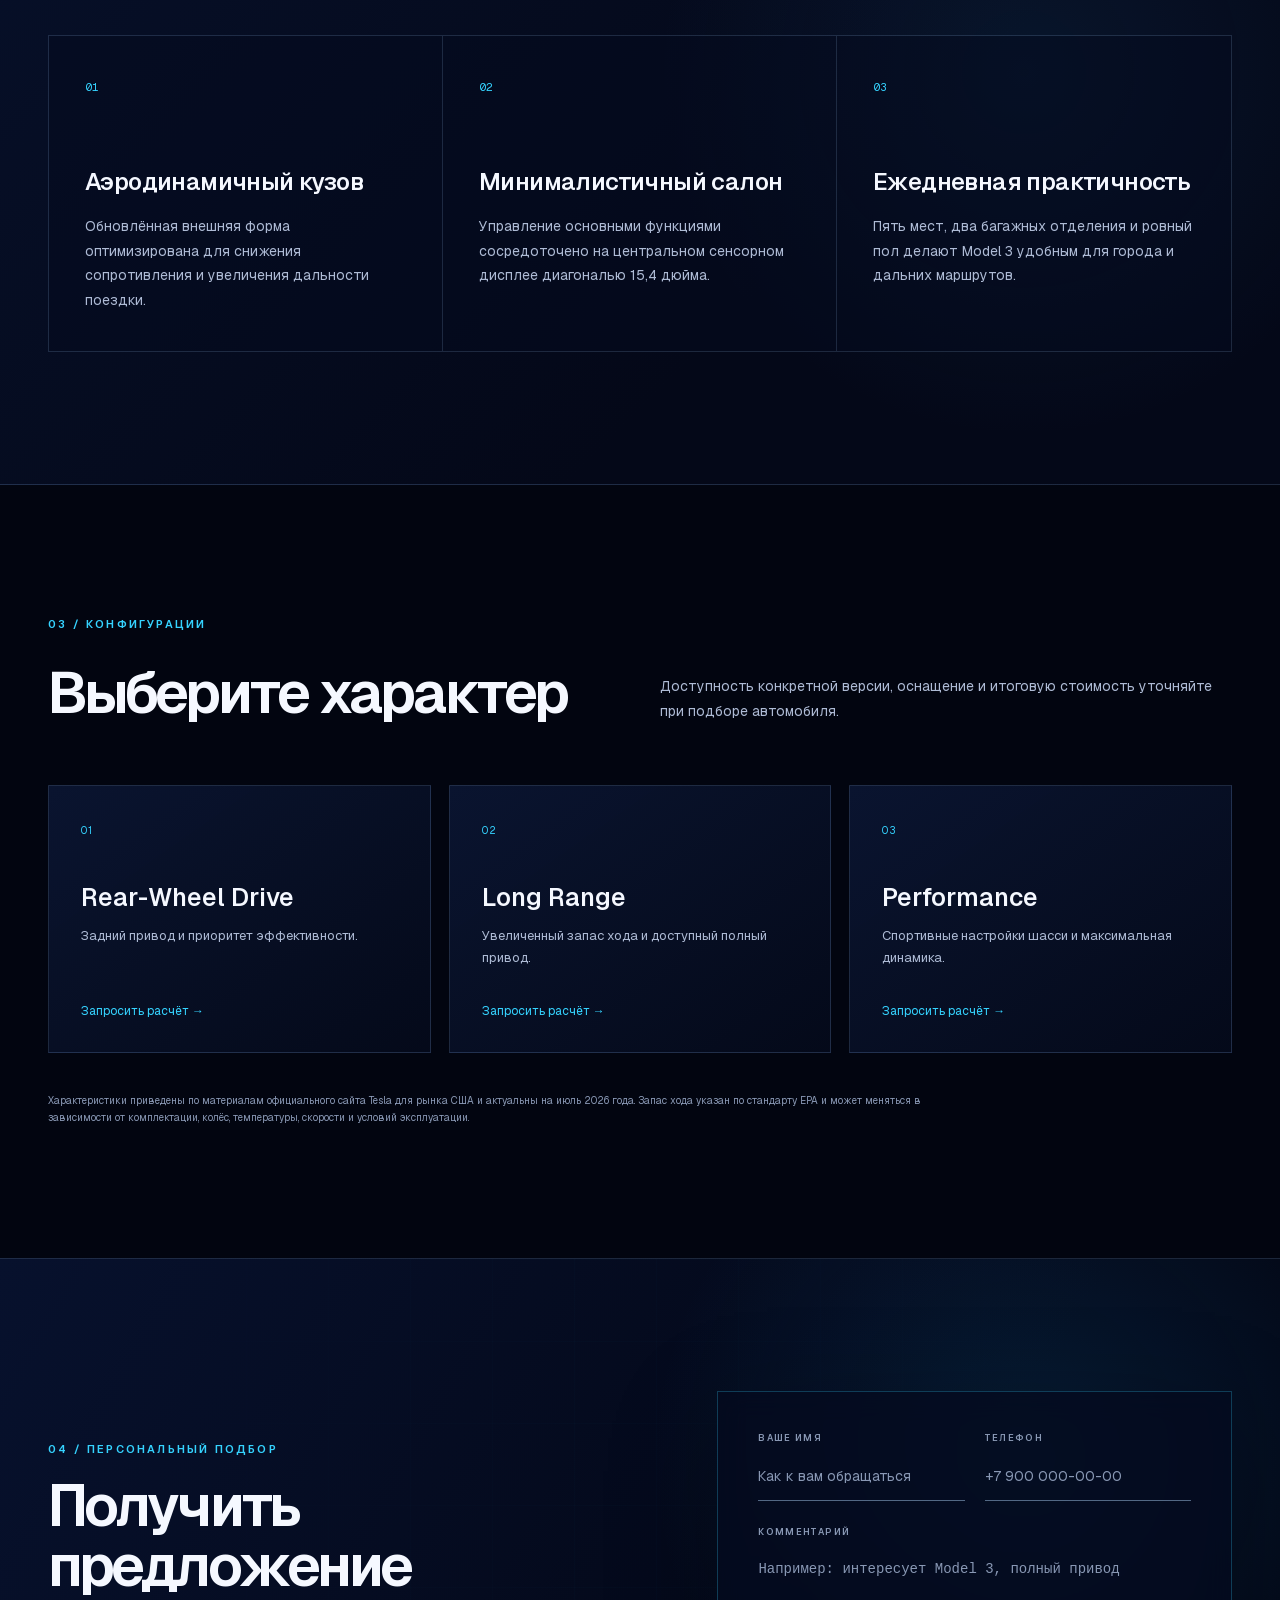
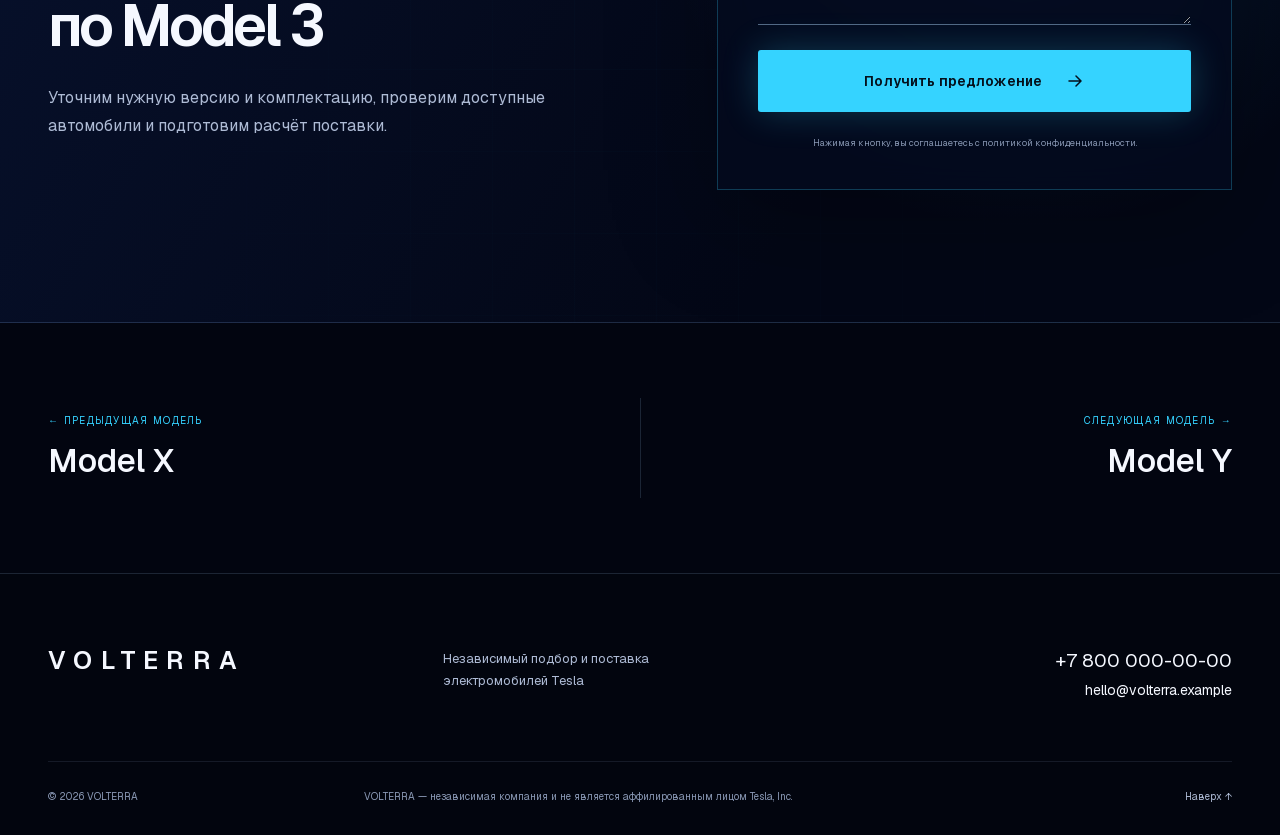
<file: models/model-3/index.html>
<!doctype html>
<html lang="ru">
  <head>
    <meta charset="utf-8" />
    <meta name="viewport" content="width=device-width, initial-scale=1" />
    <title>Tesla Model 3 — характеристики и предложение | VOLTERRA</title>
    <meta name="description" content="Model 3: описание, характеристики и версии. Подбор и поставка электромобиля Tesla от VOLTERRA." />
    <link rel="canonical" href="https://marketing1create-boop.github.io/models/model-3" />
    <link rel="icon" href="/favicon.svg" type="image/svg+xml" />

    <meta property="og:type" content="website" />
    <meta property="og:title" content="Tesla Model 3 — характеристики и предложение | VOLTERRA" />
    <meta property="og:description" content="Model 3: описание, характеристики и версии. Подбор и поставка электромобиля Tesla от VOLTERRA." />
    <meta property="og:url" content="https://marketing1create-boop.github.io/models/model-3" />
    <meta property="og:image" content="https://marketing1create-boop.github.io/model-3.webp" />
    <meta property="og:site_name" content="VOLTERRA" />
    <meta property="og:locale" content="ru_RU" />

    <meta name="twitter:card" content="summary_large_image" />
    <meta name="twitter:title" content="Tesla Model 3 — характеристики и предложение | VOLTERRA" />
    <meta name="twitter:description" content="Model 3: описание, характеристики и версии. Подбор и поставка электромобиля Tesla от VOLTERRA." />
    <meta name="twitter:image" content="https://marketing1create-boop.github.io/model-3.webp" />

    <link rel="stylesheet" href="/classic/styles.css" />
    <script type="application/ld+json">
      {
        "@context": "https://schema.org",
        "@type": "Product",
        "name": "Tesla Model 3",
        "description": "Model 3 — компактный пятиместный седан с минималистичным интерьером, низким центром тяжести и аэродинамичным кузовом. Версия с задним приводом сочетает большой запас хода с быстрым откликом электропривода, а модификация Performance ориентирована на максимальную динамику.",
        "image": "https://marketing1create-boop.github.io/model-3.webp",
        "url": "https://marketing1create-boop.github.io/models/model-3",
        "category": "Спортивный электрический седан",
        "brand": { "@type": "Brand", "name": "Tesla" },
        "additionalProperty": [
          {
            "@type": "PropertyValue",
            "name": "Запас хода",
            "value": "до 363 миль (EPA, около 584 км)"
          },
          {
            "@type": "PropertyValue",
            "name": "Разгон 0–60 миль/ч",
            "value": "4,9 с (Rear-Wheel Drive)"
          },
          {
            "@type": "PropertyValue",
            "name": "Багажное пространство",
            "value": "24 куб. фута (около 682 л)"
          },
          { "@type": "PropertyValue", "name": "Посадочных мест", "value": "5 (для взрослых)" }
        ]
      }
    </script>
    <script type="application/ld+json">
      {
        "@context": "https://schema.org",
        "@type": "BreadcrumbList",
        "itemListElement": [
          {
            "@type": "ListItem",
            "position": 1,
            "name": "Главная",
            "item": "https://marketing1create-boop.github.io/"
          },
          {
            "@type": "ListItem",
            "position": 2,
            "name": "Модели Tesla",
            "item": "https://marketing1create-boop.github.io/#models"
          },
          {
            "@type": "ListItem",
            "position": 3,
            "name": "Model 3",
            "item": "https://marketing1create-boop.github.io/models/model-3"
          }
        ]
      }
    </script>
    <script src="/classic/site.js" defer></script>
  </head>
  <body>
    <a class="skip-link" href="#main-content">Перейти к основному содержимому</a>
    <main class="model-detail-page" id="main-content">
      <header class="detail-header shell">
        <a class="brand" href="/" aria-label="VOLTERRA — на главную">VOLTERRA</a>
        <nav class="nav" id="detail-navigation" aria-label="Основная навигация">
          <div class="nav-models">
            <a href="/#models">Модели</a>
            <div class="nav-model-links" aria-label="Модели Tesla">
              <a href="/models/model-3">Model 3</a>
              <a href="/models/model-y">Model Y</a>
              <a href="/models/cybertruck">Cybertruck</a>
              <a href="/models/model-s">Model S</a>
              <a href="/models/model-x">Model X</a>
            </div>
          </div>
          <a href="/#approach">Как мы работаем</a>
          <a href="/#service">Сервис</a>
          <a href="/#company">О компании</a>
        </nav>
        <a class="header-phone" href="tel:+78000000000">+7 800 000-00-00</a>
        <button
          class="menu-toggle"
          type="button"
          aria-label="Открыть меню"
          aria-expanded="false"
          aria-controls="detail-navigation"
        >
          <span></span>
          <span></span>
        </button>
      </header>
      <section class="detail-hero" id="top">
        <div class="detail-hero-grid" aria-hidden="true"></div>
        <div
          class="detail-hero-image"
          style="background-image: url(&quot;/model-3.webp&quot;)"
          aria-hidden="true"
        ></div>
        <div class="detail-hero-shade" aria-hidden="true"></div>
        <div class="shell detail-hero-content">
          <nav class="breadcrumbs" aria-label="Хлебные крошки">
            <a href="/">Главная</a>
            <span aria-hidden="true">/</span>
            <a href="/#models">Модели Tesla</a>
            <span aria-hidden="true">/</span>
            <span aria-current="page">Model 3</span>
          </nav>
          <span class="section-index">Tesla / Спортивный электрический седан</span>
          <h1>Model 3</h1>
          <p class="detail-tagline">Эффективность в каждой линии.</p>
          <a
            class="button button-primary"
            href="#offer"
            aria-label="Получить предложение на Tesla Model 3"
          >
            Получить предложение
            <svg aria-hidden="true" viewBox="0 0 20 20">
              <path d="M4 10h11M11 5l5 5-5 5"></path>
            </svg>
          </a>
        </div>
        <div class="shell detail-spec-strip">
          <div>
            <strong>до 363 миль</strong>
            <span>Запас хода</span>
            <small>EPA, около 584 км</small>
          </div>
          <div>
            <strong>4,9 с</strong>
            <span>Разгон 0–60 миль/ч</span>
            <small>Rear-Wheel Drive</small>
          </div>
          <div>
            <strong>24 куб. фута</strong>
            <span>Багажное пространство</span>
            <small>около 682 л</small>
          </div>
          <div>
            <strong>5</strong>
            <span>Посадочных мест</span>
            <small>для взрослых</small>
          </div>
        </div>
      </section>
      <section class="detail-intro detail-section shell">
        <div>
          <span class="section-index">01 / О модели</span>
          <h2>Эффективность в каждой линии.</h2>
        </div>
        <div class="detail-intro-copy">
          <p>
            Model 3 — компактный пятиместный седан с минималистичным интерьером, низким центром
            тяжести и аэродинамичным кузовом. Версия с задним приводом сочетает большой запас хода с
            быстрым откликом электропривода, а модификация Performance ориентирована на максимальную
            динамику.
          </p>
          <a href="https://www.tesla.com/model3" target="_blank" rel="noreferrer">
            Официальная страница Tesla Model 3 ↗
          </a>
        </div>
      </section>
      <section class="detail-features detail-section">
        <div class="shell">
          <div class="detail-section-title">
            <span class="section-index">02 / Особенности</span>
            <h2>Главное в Model 3</h2>
          </div>
          <div class="detail-feature-grid">
            <article>
              <span>01</span>
              <h3>Аэродинамичный кузов</h3>
              <p>
                Обновлённая внешняя форма оптимизирована для снижения сопротивления и увеличения
                дальности поездки.
              </p>
            </article>
            <article>
              <span>02</span>
              <h3>Минималистичный салон</h3>
              <p>
                Управление основными функциями сосредоточено на центральном сенсорном дисплее
                диагональю 15,4 дюйма.
              </p>
            </article>
            <article>
              <span>03</span>
              <h3>Ежедневная практичность</h3>
              <p>
                Пять мест, два багажных отделения и ровный пол делают Model 3 удобным для города и
                дальних маршрутов.
              </p>
            </article>
          </div>
        </div>
      </section>
      <section class="detail-versions detail-section shell">
        <div class="detail-section-title">
          <span class="section-index">03 / Конфигурации</span>
          <h2>Выберите характер</h2>
          <p>
            Доступность конкретной версии, оснащение и итоговую стоимость уточняйте при подборе
            автомобиля.
          </p>
        </div>
        <div class="version-list">
          <article>
            <span>01</span>
            <h3>Rear-Wheel Drive</h3>
            <p>Задний привод и приоритет эффективности.</p>
            <a href="#offer">Запросить расчёт →</a>
          </article>
          <article>
            <span>02</span>
            <h3>Long Range</h3>
            <p>Увеличенный запас хода и доступный полный привод.</p>
            <a href="#offer">Запросить расчёт →</a>
          </article>
          <article>
            <span>03</span>
            <h3>Performance</h3>
            <p>Спортивные настройки шасси и максимальная динамика.</p>
            <a href="#offer">Запросить расчёт →</a>
          </article>
        </div>
        <p class="spec-disclaimer">
          Характеристики приведены по материалам официального сайта Tesla для рынка США и актуальны
          на июль 2026 года. Запас хода указан по стандарту EPA и может меняться в зависимости от
          комплектации, колёс, температуры, скорости и условий эксплуатации.
        </p>
      </section>
      <section class="detail-offer detail-section" id="offer">
        <div class="detail-offer-grid" aria-hidden="true"></div>
        <div class="shell detail-offer-inner">
          <div>
            <span class="section-index">04 / Персональный подбор</span>
            <h2>
              Получить предложение
              <br />
              по Model 3
            </h2>
            <p>
              Уточним нужную версию и комплектацию, проверим доступные автомобили и подготовим
              расчёт поставки.
            </p>
          </div>
          <div class="form-slot">
            <form class="detail-form" data-offer-form>
              <p class="sr-only" aria-live="polite" aria-atomic="true" data-form-live></p>
              <input type="hidden" name="model" value="Model 3" />
              <label>
                <span>Ваше имя</span>
                <input
                  name="name"
                  type="text"
                  placeholder="Как к вам обращаться"
                  autocomplete="name"
                  required
                />
              </label>
              <label>
                <span>Телефон</span>
                <input
                  name="phone"
                  type="tel"
                  placeholder="+7 900 000-00-00"
                  autocomplete="tel"
                  required
                />
              </label>

              <label class="detail-form-wide">
                <span>Комментарий</span>
                <textarea
                  name="comment"
                  placeholder="Например: интересует Model 3, полный привод"
                  rows="3"
                ></textarea>
              </label>
              <button
                class="button button-primary detail-form-wide"
                type="submit"
                aria-label="Получить предложение на Tesla Model 3"
              >
                Получить предложение
                <svg aria-hidden="true" viewBox="0 0 20 20">
                  <path d="M4 10h11M11 5l5 5-5 5"></path>
                </svg>
              </button>
              <small class="detail-form-wide">
                Нажимая кнопку, вы соглашаетесь с политикой конфиденциальности.
              </small>
            </form>
            <div class="detail-success" role="status" aria-live="polite" hidden data-success>
              <span>✓</span>
              <h3>Заявка принята</h3>
              <p>
                Спасибо! Специалист VOLTERRA свяжется с вами в ближайшее время и подготовит
                предложение по Model 3.
              </p>
              <button type="button" data-form-reset>Отправить ещё одну</button>
            </div>
          </div>
        </div>
      </section>
      <nav class="model-pagination shell" aria-label="Другие модели Tesla">
        <a href="/models/model-x">
          <span>← Предыдущая модель</span>
          <strong>Model X</strong>
        </a>
        <a href="/models/model-y">
          <span>Следующая модель →</span>
          <strong>Model Y</strong>
        </a>
      </nav>

      <footer class="detail-footer">
        <div class="shell footer-top">
          <a class="brand" href="/">VOLTERRA</a>
          <p>
            Независимый подбор и поставка
            <br />
            электромобилей Tesla
          </p>
          <div class="footer-contact">
            <a href="tel:+78000000000">+7 800 000-00-00</a>
            <a href="mailto:hello@volterra.example">hello@volterra.example</a>
          </div>
        </div>
        <div class="shell footer-bottom">
          <span>© 2026 VOLTERRA</span>
          <span>
            VOLTERRA — независимая компания и не является аффилированным лицом Tesla, Inc.
          </span>
          <a href="#top">Наверх ↑</a>
        </div>
      </footer>
    </main>
  </body>
</html>
</file>
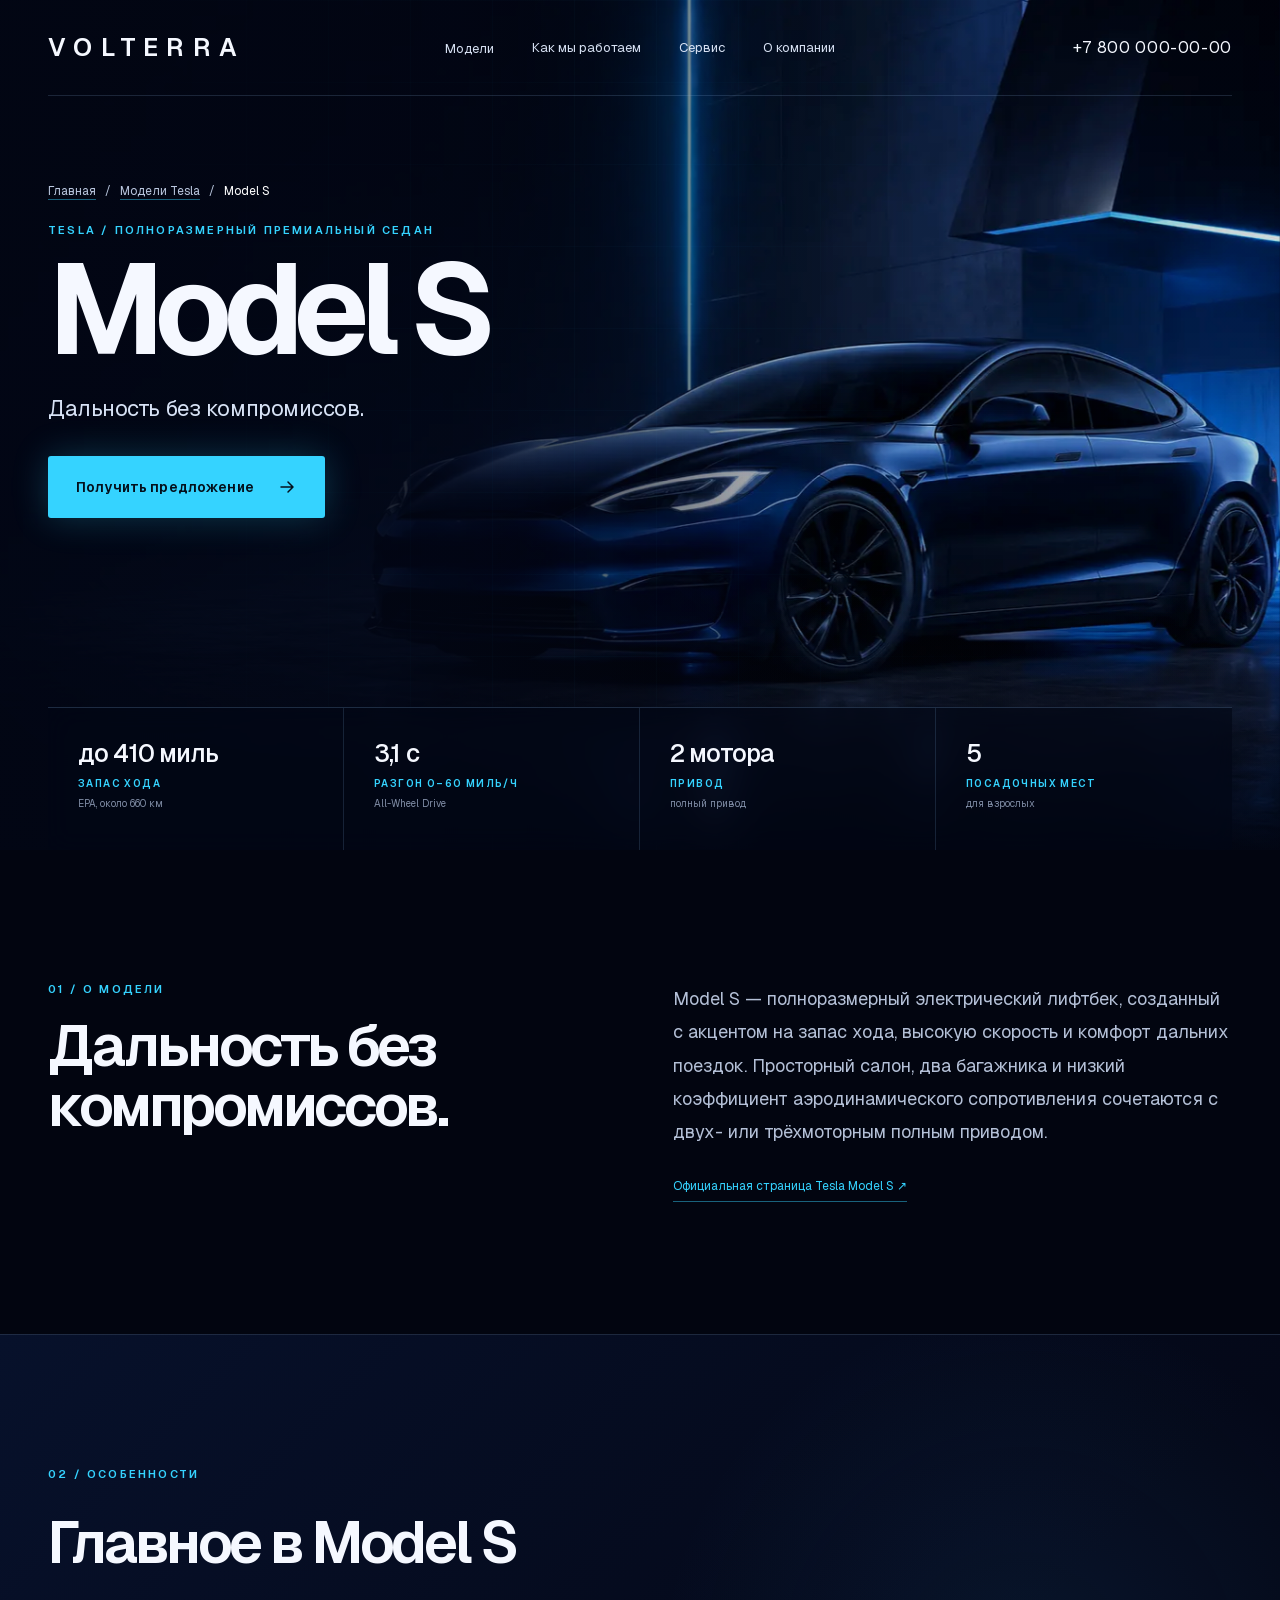
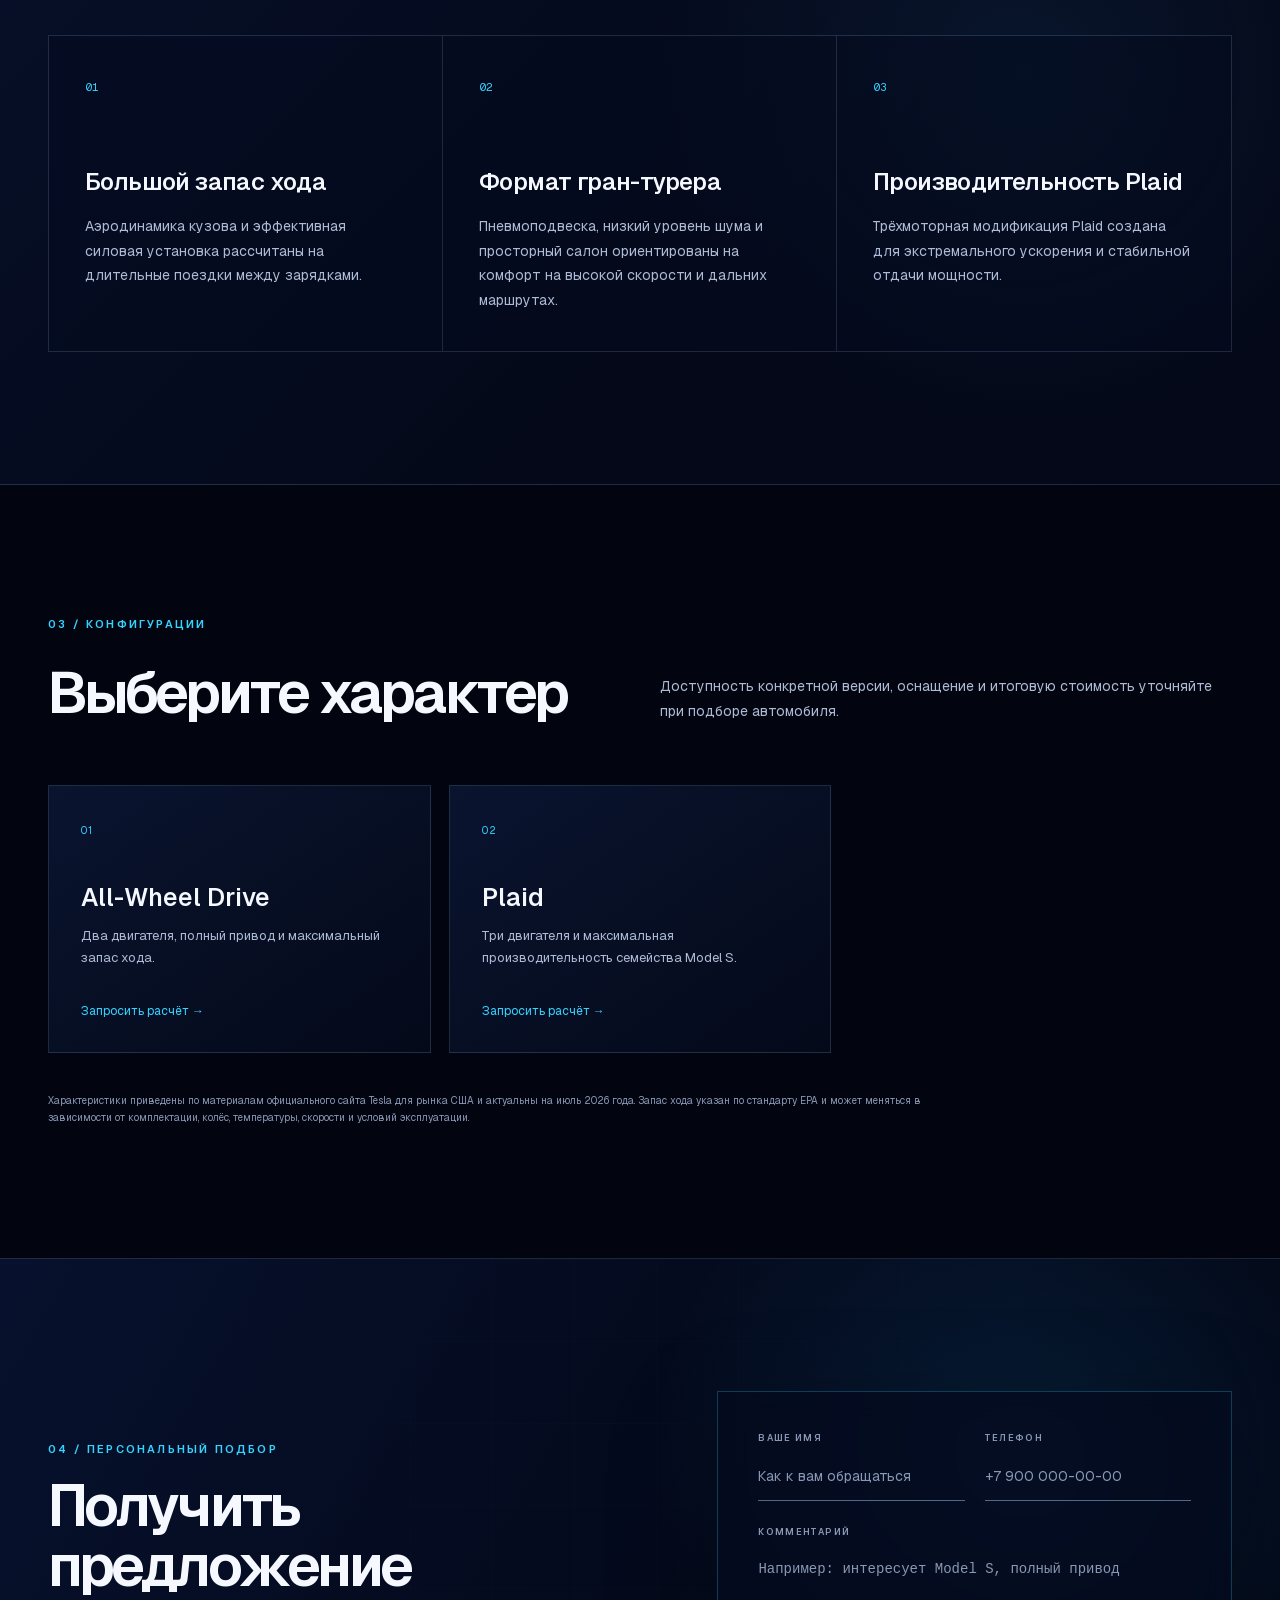
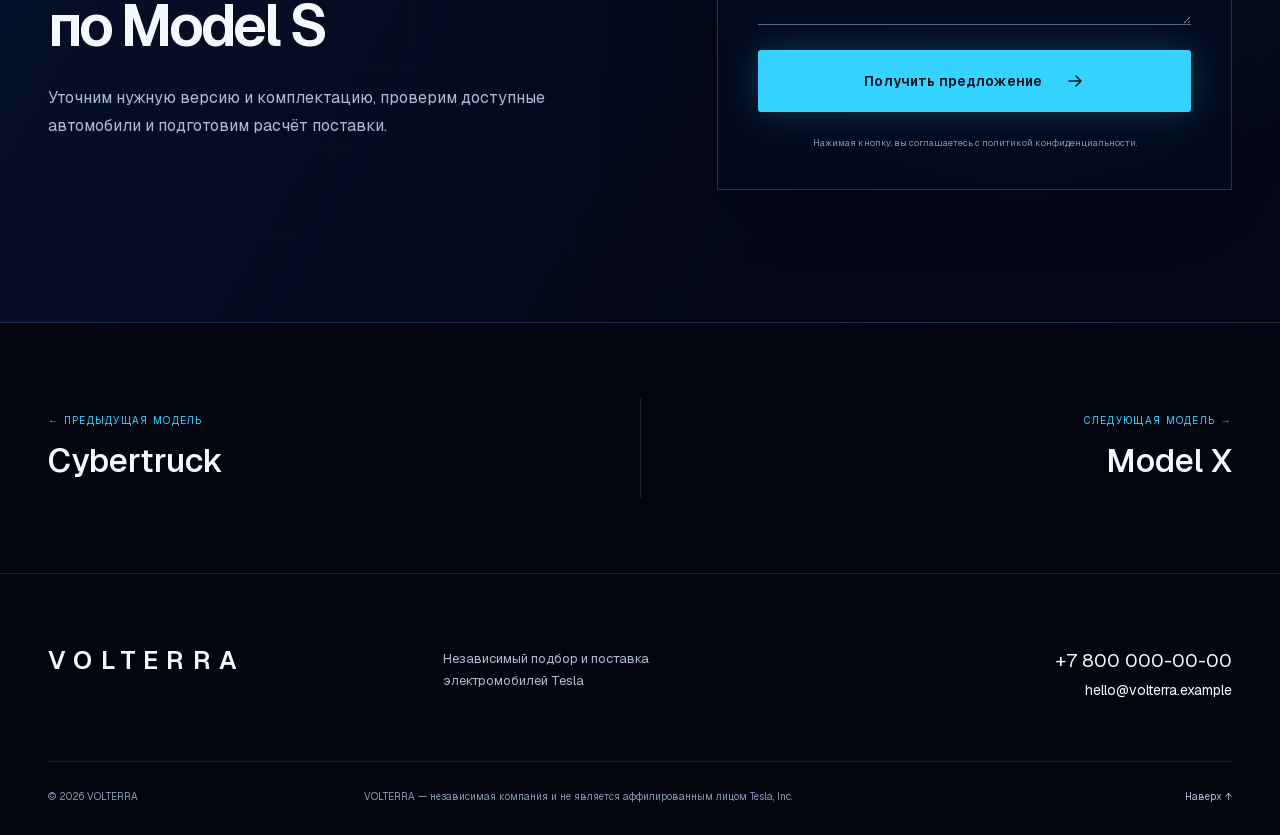
<file: models/model-s/index.html>
<!doctype html>
<html lang="ru">
  <head>
    <meta charset="utf-8" />
    <meta name="viewport" content="width=device-width, initial-scale=1" />
    <title>Tesla Model S — характеристики и предложение | VOLTERRA</title>
    <meta name="description" content="Model S: описание, характеристики и версии. Подбор и поставка электромобиля Tesla от VOLTERRA." />
    <link rel="canonical" href="https://marketing1create-boop.github.io/models/model-s" />
    <link rel="icon" href="/favicon.svg" type="image/svg+xml" />

    <meta property="og:type" content="website" />
    <meta property="og:title" content="Tesla Model S — характеристики и предложение | VOLTERRA" />
    <meta property="og:description" content="Model S: описание, характеристики и версии. Подбор и поставка электромобиля Tesla от VOLTERRA." />
    <meta property="og:url" content="https://marketing1create-boop.github.io/models/model-s" />
    <meta property="og:image" content="https://marketing1create-boop.github.io/hero-ev.webp" />
    <meta property="og:site_name" content="VOLTERRA" />
    <meta property="og:locale" content="ru_RU" />

    <meta name="twitter:card" content="summary_large_image" />
    <meta name="twitter:title" content="Tesla Model S — характеристики и предложение | VOLTERRA" />
    <meta name="twitter:description" content="Model S: описание, характеристики и версии. Подбор и поставка электромобиля Tesla от VOLTERRA." />
    <meta name="twitter:image" content="https://marketing1create-boop.github.io/hero-ev.webp" />

    <link rel="stylesheet" href="/classic/styles.css" />
    <script type="application/ld+json">
      {
        "@context": "https://schema.org",
        "@type": "Product",
        "name": "Tesla Model S",
        "description": "Model S — полноразмерный электрический лифтбек, созданный с акцентом на запас хода, высокую скорость и комфорт дальних поездок. Просторный салон, два багажника и низкий коэффициент аэродинамического сопротивления сочетаются с двух- или трёхмоторным полным приводом.",
        "image": "https://marketing1create-boop.github.io/hero-ev.webp",
        "url": "https://marketing1create-boop.github.io/models/model-s",
        "category": "Полноразмерный премиальный седан",
        "brand": { "@type": "Brand", "name": "Tesla" },
        "additionalProperty": [
          {
            "@type": "PropertyValue",
            "name": "Запас хода",
            "value": "до 410 миль (EPA, около 660 км)"
          },
          {
            "@type": "PropertyValue",
            "name": "Разгон 0–60 миль/ч",
            "value": "3,1 с (All-Wheel Drive)"
          },
          { "@type": "PropertyValue", "name": "Привод", "value": "2 мотора (полный привод)" },
          { "@type": "PropertyValue", "name": "Посадочных мест", "value": "5 (для взрослых)" }
        ]
      }
    </script>
    <script type="application/ld+json">
      {
        "@context": "https://schema.org",
        "@type": "BreadcrumbList",
        "itemListElement": [
          {
            "@type": "ListItem",
            "position": 1,
            "name": "Главная",
            "item": "https://marketing1create-boop.github.io/"
          },
          {
            "@type": "ListItem",
            "position": 2,
            "name": "Модели Tesla",
            "item": "https://marketing1create-boop.github.io/#models"
          },
          {
            "@type": "ListItem",
            "position": 3,
            "name": "Model S",
            "item": "https://marketing1create-boop.github.io/models/model-s"
          }
        ]
      }
    </script>
    <script src="/classic/site.js" defer></script>
  </head>
  <body>
    <a class="skip-link" href="#main-content">Перейти к основному содержимому</a>
    <main class="model-detail-page" id="main-content">
      <header class="detail-header shell">
        <a class="brand" href="/" aria-label="VOLTERRA — на главную">VOLTERRA</a>
        <nav class="nav" id="detail-navigation" aria-label="Основная навигация">
          <div class="nav-models">
            <a href="/#models">Модели</a>
            <div class="nav-model-links" aria-label="Модели Tesla">
              <a href="/models/model-3">Model 3</a>
              <a href="/models/model-y">Model Y</a>
              <a href="/models/cybertruck">Cybertruck</a>
              <a href="/models/model-s">Model S</a>
              <a href="/models/model-x">Model X</a>
            </div>
          </div>
          <a href="/#approach">Как мы работаем</a>
          <a href="/#service">Сервис</a>
          <a href="/#company">О компании</a>
        </nav>
        <a class="header-phone" href="tel:+78000000000">+7 800 000-00-00</a>
        <button
          class="menu-toggle"
          type="button"
          aria-label="Открыть меню"
          aria-expanded="false"
          aria-controls="detail-navigation"
        >
          <span></span>
          <span></span>
        </button>
      </header>
      <section class="detail-hero" id="top">
        <div class="detail-hero-grid" aria-hidden="true"></div>
        <div
          class="detail-hero-image"
          style="background-image: url(&quot;/hero-ev.webp&quot;)"
          aria-hidden="true"
        ></div>
        <div class="detail-hero-shade" aria-hidden="true"></div>
        <div class="shell detail-hero-content">
          <nav class="breadcrumbs" aria-label="Хлебные крошки">
            <a href="/">Главная</a>
            <span aria-hidden="true">/</span>
            <a href="/#models">Модели Tesla</a>
            <span aria-hidden="true">/</span>
            <span aria-current="page">Model S</span>
          </nav>
          <span class="section-index">Tesla / Полноразмерный премиальный седан</span>
          <h1>Model S</h1>
          <p class="detail-tagline">Дальность без компромиссов.</p>
          <a
            class="button button-primary"
            href="#offer"
            aria-label="Получить предложение на Tesla Model S"
          >
            Получить предложение
            <svg aria-hidden="true" viewBox="0 0 20 20">
              <path d="M4 10h11M11 5l5 5-5 5"></path>
            </svg>
          </a>
        </div>
        <div class="shell detail-spec-strip">
          <div>
            <strong>до 410 миль</strong>
            <span>Запас хода</span>
            <small>EPA, около 660 км</small>
          </div>
          <div>
            <strong>3,1 с</strong>
            <span>Разгон 0–60 миль/ч</span>
            <small>All-Wheel Drive</small>
          </div>
          <div>
            <strong>2 мотора</strong>
            <span>Привод</span>
            <small>полный привод</small>
          </div>
          <div>
            <strong>5</strong>
            <span>Посадочных мест</span>
            <small>для взрослых</small>
          </div>
        </div>
      </section>
      <section class="detail-intro detail-section shell">
        <div>
          <span class="section-index">01 / О модели</span>
          <h2>Дальность без компромиссов.</h2>
        </div>
        <div class="detail-intro-copy">
          <p>
            Model S — полноразмерный электрический лифтбек, созданный с акцентом на запас хода,
            высокую скорость и комфорт дальних поездок. Просторный салон, два багажника и низкий
            коэффициент аэродинамического сопротивления сочетаются с двух- или трёхмоторным полным
            приводом.
          </p>
          <a href="https://www.tesla.com/models" target="_blank" rel="noreferrer">
            Официальная страница Tesla Model S ↗
          </a>
        </div>
      </section>
      <section class="detail-features detail-section">
        <div class="shell">
          <div class="detail-section-title">
            <span class="section-index">02 / Особенности</span>
            <h2>Главное в Model S</h2>
          </div>
          <div class="detail-feature-grid">
            <article>
              <span>01</span>
              <h3>Большой запас хода</h3>
              <p>
                Аэродинамика кузова и эффективная силовая установка рассчитаны на длительные поездки
                между зарядками.
              </p>
            </article>
            <article>
              <span>02</span>
              <h3>Формат гран-турера</h3>
              <p>
                Пневмоподвеска, низкий уровень шума и просторный салон ориентированы на комфорт на
                высокой скорости и дальних маршрутах.
              </p>
            </article>
            <article>
              <span>03</span>
              <h3>Производительность Plaid</h3>
              <p>
                Трёхмоторная модификация Plaid создана для экстремального ускорения и стабильной
                отдачи мощности.
              </p>
            </article>
          </div>
        </div>
      </section>
      <section class="detail-versions detail-section shell">
        <div class="detail-section-title">
          <span class="section-index">03 / Конфигурации</span>
          <h2>Выберите характер</h2>
          <p>
            Доступность конкретной версии, оснащение и итоговую стоимость уточняйте при подборе
            автомобиля.
          </p>
        </div>
        <div class="version-list">
          <article>
            <span>01</span>
            <h3>All-Wheel Drive</h3>
            <p>Два двигателя, полный привод и максимальный запас хода.</p>
            <a href="#offer">Запросить расчёт →</a>
          </article>
          <article>
            <span>02</span>
            <h3>Plaid</h3>
            <p>Три двигателя и максимальная производительность семейства Model S.</p>
            <a href="#offer">Запросить расчёт →</a>
          </article>
        </div>
        <p class="spec-disclaimer">
          Характеристики приведены по материалам официального сайта Tesla для рынка США и актуальны
          на июль 2026 года. Запас хода указан по стандарту EPA и может меняться в зависимости от
          комплектации, колёс, температуры, скорости и условий эксплуатации.
        </p>
      </section>
      <section class="detail-offer detail-section" id="offer">
        <div class="detail-offer-grid" aria-hidden="true"></div>
        <div class="shell detail-offer-inner">
          <div>
            <span class="section-index">04 / Персональный подбор</span>
            <h2>
              Получить предложение
              <br />
              по Model S
            </h2>
            <p>
              Уточним нужную версию и комплектацию, проверим доступные автомобили и подготовим
              расчёт поставки.
            </p>
          </div>
          <div class="form-slot">
            <form class="detail-form" data-offer-form>
              <p class="sr-only" aria-live="polite" aria-atomic="true" data-form-live></p>
              <input type="hidden" name="model" value="Model S" />
              <label>
                <span>Ваше имя</span>
                <input
                  name="name"
                  type="text"
                  placeholder="Как к вам обращаться"
                  autocomplete="name"
                  required
                />
              </label>
              <label>
                <span>Телефон</span>
                <input
                  name="phone"
                  type="tel"
                  placeholder="+7 900 000-00-00"
                  autocomplete="tel"
                  required
                />
              </label>

              <label class="detail-form-wide">
                <span>Комментарий</span>
                <textarea
                  name="comment"
                  placeholder="Например: интересует Model S, полный привод"
                  rows="3"
                ></textarea>
              </label>
              <button
                class="button button-primary detail-form-wide"
                type="submit"
                aria-label="Получить предложение на Tesla Model S"
              >
                Получить предложение
                <svg aria-hidden="true" viewBox="0 0 20 20">
                  <path d="M4 10h11M11 5l5 5-5 5"></path>
                </svg>
              </button>
              <small class="detail-form-wide">
                Нажимая кнопку, вы соглашаетесь с политикой конфиденциальности.
              </small>
            </form>
            <div class="detail-success" role="status" aria-live="polite" hidden data-success>
              <span>✓</span>
              <h3>Заявка принята</h3>
              <p>
                Спасибо! Специалист VOLTERRA свяжется с вами в ближайшее время и подготовит
                предложение по Model S.
              </p>
              <button type="button" data-form-reset>Отправить ещё одну</button>
            </div>
          </div>
        </div>
      </section>
      <nav class="model-pagination shell" aria-label="Другие модели Tesla">
        <a href="/models/cybertruck">
          <span>← Предыдущая модель</span>
          <strong>Cybertruck</strong>
        </a>
        <a href="/models/model-x">
          <span>Следующая модель →</span>
          <strong>Model X</strong>
        </a>
      </nav>

      <footer class="detail-footer">
        <div class="shell footer-top">
          <a class="brand" href="/">VOLTERRA</a>
          <p>
            Независимый подбор и поставка
            <br />
            электромобилей Tesla
          </p>
          <div class="footer-contact">
            <a href="tel:+78000000000">+7 800 000-00-00</a>
            <a href="mailto:hello@volterra.example">hello@volterra.example</a>
          </div>
        </div>
        <div class="shell footer-bottom">
          <span>© 2026 VOLTERRA</span>
          <span>
            VOLTERRA — независимая компания и не является аффилированным лицом Tesla, Inc.
          </span>
          <a href="#top">Наверх ↑</a>
        </div>
      </footer>
    </main>
  </body>
</html>
</file>
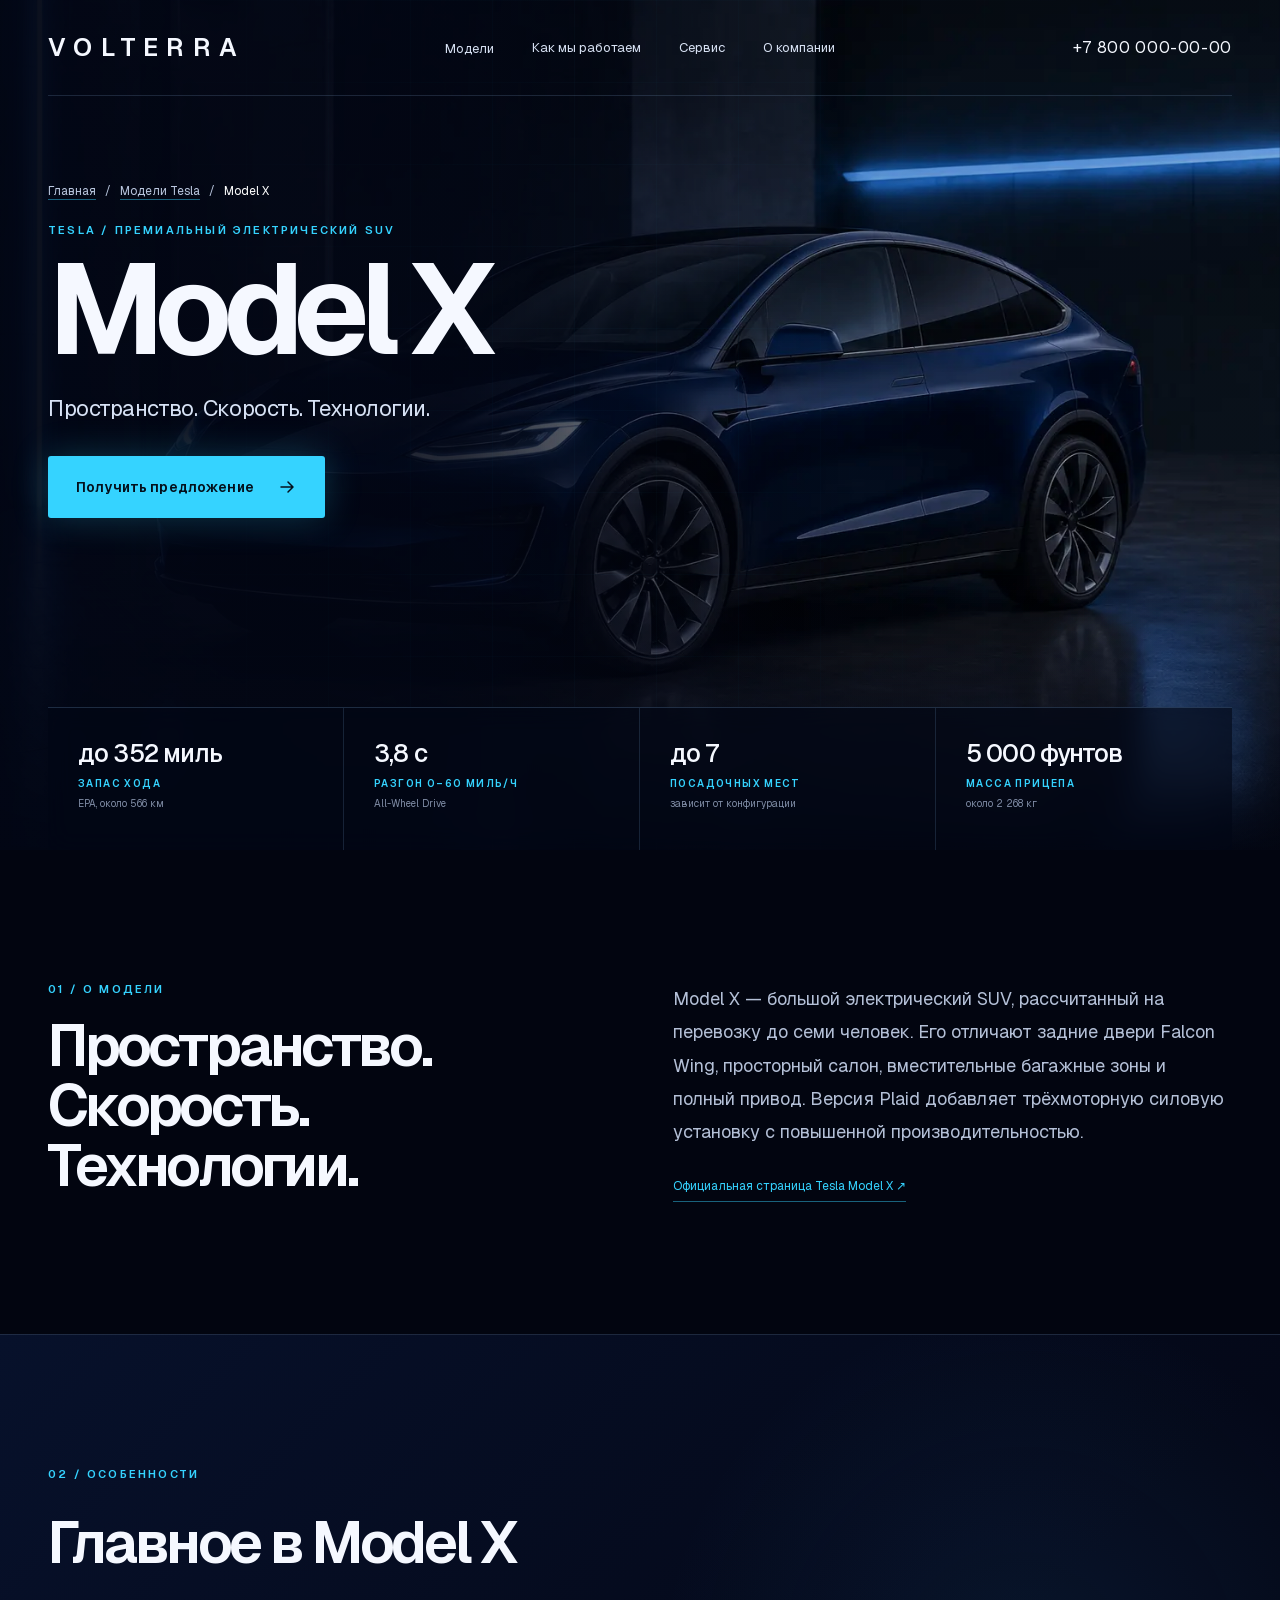
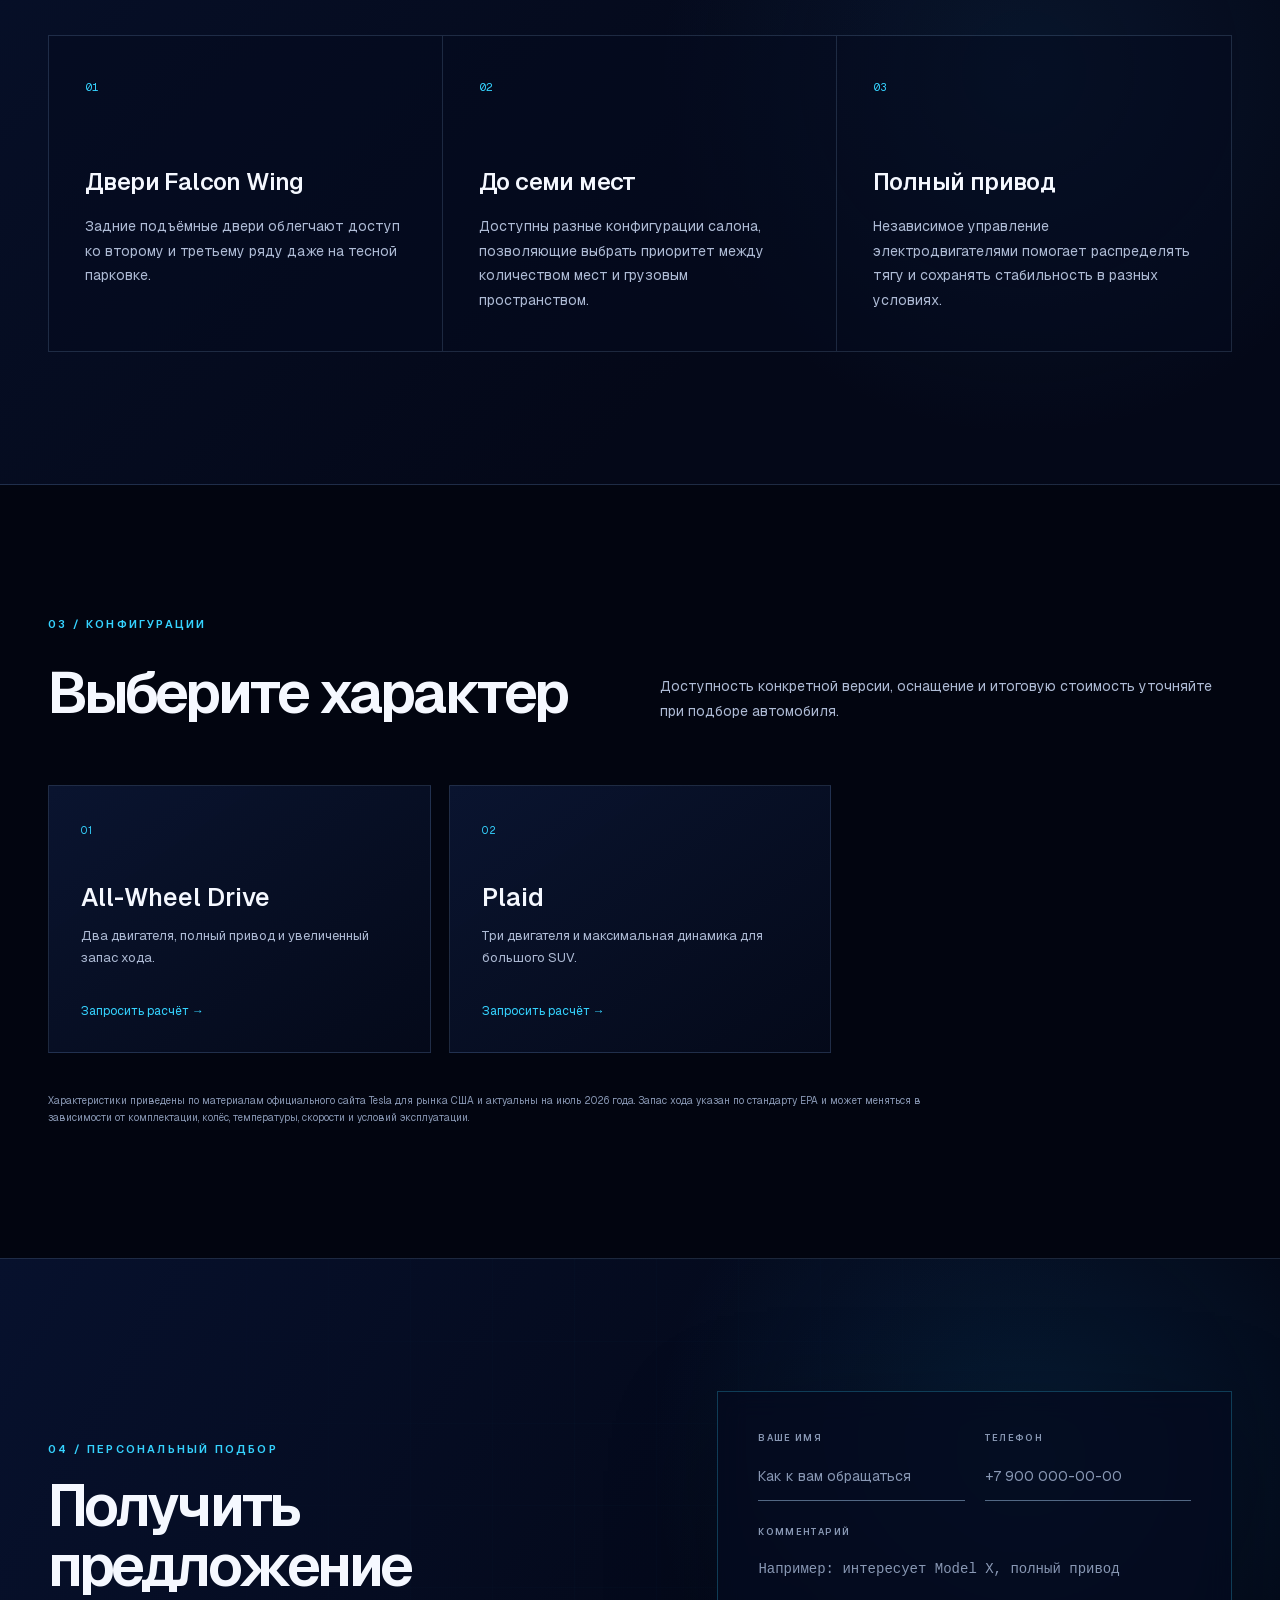
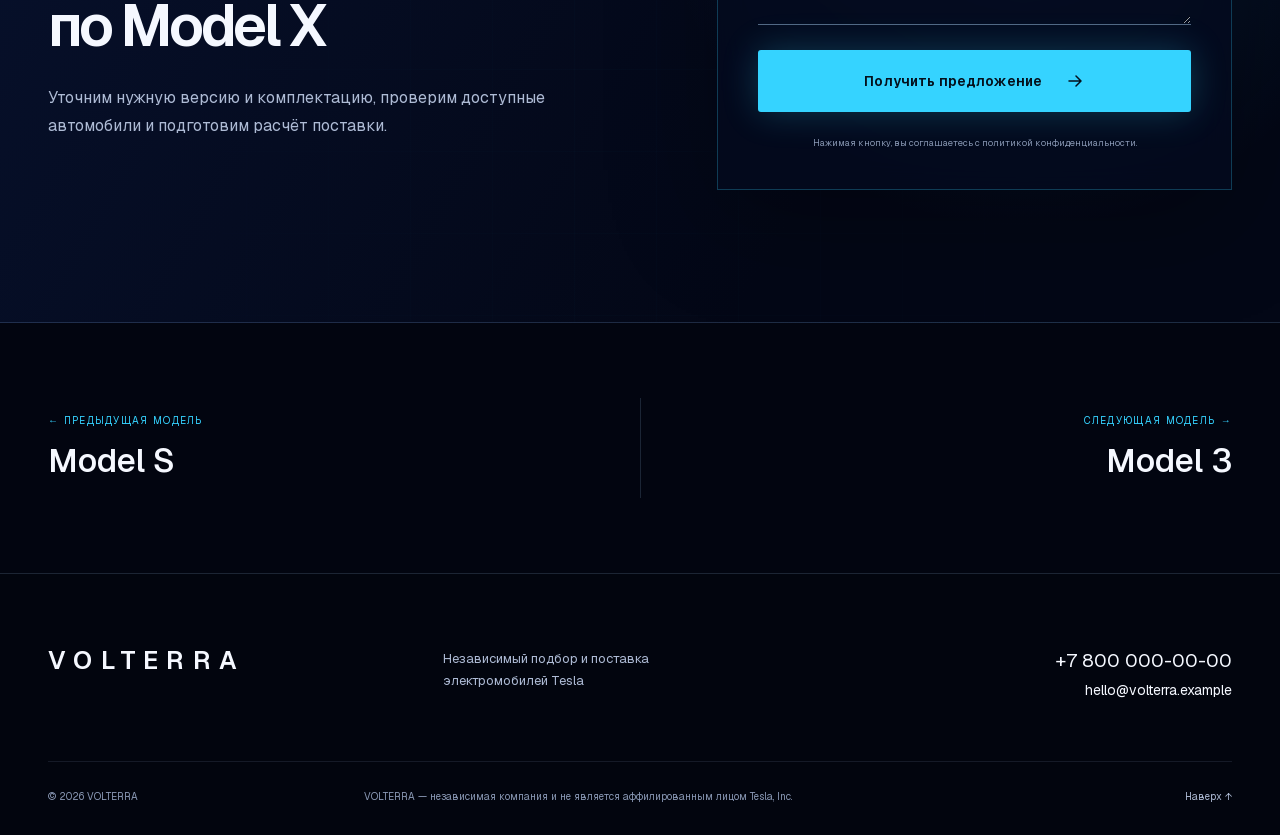
<file: models/model-x/index.html>
<!doctype html>
<html lang="ru">
  <head>
    <meta charset="utf-8" />
    <meta name="viewport" content="width=device-width, initial-scale=1" />
    <title>Tesla Model X — характеристики и предложение | VOLTERRA</title>
    <meta name="description" content="Model X: описание, характеристики и версии. Подбор и поставка электромобиля Tesla от VOLTERRA." />
    <link rel="canonical" href="https://marketing1create-boop.github.io/models/model-x" />
    <link rel="icon" href="/favicon.svg" type="image/svg+xml" />

    <meta property="og:type" content="website" />
    <meta property="og:title" content="Tesla Model X — характеристики и предложение | VOLTERRA" />
    <meta property="og:description" content="Model X: описание, характеристики и версии. Подбор и поставка электромобиля Tesla от VOLTERRA." />
    <meta property="og:url" content="https://marketing1create-boop.github.io/models/model-x" />
    <meta property="og:image" content="https://marketing1create-boop.github.io/model-x.webp" />
    <meta property="og:site_name" content="VOLTERRA" />
    <meta property="og:locale" content="ru_RU" />

    <meta name="twitter:card" content="summary_large_image" />
    <meta name="twitter:title" content="Tesla Model X — характеристики и предложение | VOLTERRA" />
    <meta name="twitter:description" content="Model X: описание, характеристики и версии. Подбор и поставка электромобиля Tesla от VOLTERRA." />
    <meta name="twitter:image" content="https://marketing1create-boop.github.io/model-x.webp" />

    <link rel="stylesheet" href="/classic/styles.css" />
    <script type="application/ld+json">
      {
        "@context": "https://schema.org",
        "@type": "Product",
        "name": "Tesla Model X",
        "description": "Model X — большой электрический SUV, рассчитанный на перевозку до семи человек. Его отличают задние двери Falcon Wing, просторный салон, вместительные багажные зоны и полный привод. Версия Plaid добавляет трёхмоторную силовую установку с повышенной производительностью.",
        "image": "https://marketing1create-boop.github.io/model-x.webp",
        "url": "https://marketing1create-boop.github.io/models/model-x",
        "category": "Премиальный электрический SUV",
        "brand": { "@type": "Brand", "name": "Tesla" },
        "additionalProperty": [
          {
            "@type": "PropertyValue",
            "name": "Запас хода",
            "value": "до 352 миль (EPA, около 566 км)"
          },
          {
            "@type": "PropertyValue",
            "name": "Разгон 0–60 миль/ч",
            "value": "3,8 с (All-Wheel Drive)"
          },
          {
            "@type": "PropertyValue",
            "name": "Посадочных мест",
            "value": "до 7 (зависит от конфигурации)"
          },
          {
            "@type": "PropertyValue",
            "name": "Масса прицепа",
            "value": "5 000 фунтов (около 2 268 кг)"
          }
        ]
      }
    </script>
    <script type="application/ld+json">
      {
        "@context": "https://schema.org",
        "@type": "BreadcrumbList",
        "itemListElement": [
          {
            "@type": "ListItem",
            "position": 1,
            "name": "Главная",
            "item": "https://marketing1create-boop.github.io/"
          },
          {
            "@type": "ListItem",
            "position": 2,
            "name": "Модели Tesla",
            "item": "https://marketing1create-boop.github.io/#models"
          },
          {
            "@type": "ListItem",
            "position": 3,
            "name": "Model X",
            "item": "https://marketing1create-boop.github.io/models/model-x"
          }
        ]
      }
    </script>
    <script src="/classic/site.js" defer></script>
  </head>
  <body>
    <a class="skip-link" href="#main-content">Перейти к основному содержимому</a>
    <main class="model-detail-page" id="main-content">
      <header class="detail-header shell">
        <a class="brand" href="/" aria-label="VOLTERRA — на главную">VOLTERRA</a>
        <nav class="nav" id="detail-navigation" aria-label="Основная навигация">
          <div class="nav-models">
            <a href="/#models">Модели</a>
            <div class="nav-model-links" aria-label="Модели Tesla">
              <a href="/models/model-3">Model 3</a>
              <a href="/models/model-y">Model Y</a>
              <a href="/models/cybertruck">Cybertruck</a>
              <a href="/models/model-s">Model S</a>
              <a href="/models/model-x">Model X</a>
            </div>
          </div>
          <a href="/#approach">Как мы работаем</a>
          <a href="/#service">Сервис</a>
          <a href="/#company">О компании</a>
        </nav>
        <a class="header-phone" href="tel:+78000000000">+7 800 000-00-00</a>
        <button
          class="menu-toggle"
          type="button"
          aria-label="Открыть меню"
          aria-expanded="false"
          aria-controls="detail-navigation"
        >
          <span></span>
          <span></span>
        </button>
      </header>
      <section class="detail-hero" id="top">
        <div class="detail-hero-grid" aria-hidden="true"></div>
        <div
          class="detail-hero-image"
          style="background-image: url(&quot;/model-x.webp&quot;)"
          aria-hidden="true"
        ></div>
        <div class="detail-hero-shade" aria-hidden="true"></div>
        <div class="shell detail-hero-content">
          <nav class="breadcrumbs" aria-label="Хлебные крошки">
            <a href="/">Главная</a>
            <span aria-hidden="true">/</span>
            <a href="/#models">Модели Tesla</a>
            <span aria-hidden="true">/</span>
            <span aria-current="page">Model X</span>
          </nav>
          <span class="section-index">Tesla / Премиальный электрический SUV</span>
          <h1>Model X</h1>
          <p class="detail-tagline">Пространство. Скорость. Технологии.</p>
          <a
            class="button button-primary"
            href="#offer"
            aria-label="Получить предложение на Tesla Model X"
          >
            Получить предложение
            <svg aria-hidden="true" viewBox="0 0 20 20">
              <path d="M4 10h11M11 5l5 5-5 5"></path>
            </svg>
          </a>
        </div>
        <div class="shell detail-spec-strip">
          <div>
            <strong>до 352 миль</strong>
            <span>Запас хода</span>
            <small>EPA, около 566 км</small>
          </div>
          <div>
            <strong>3,8 с</strong>
            <span>Разгон 0–60 миль/ч</span>
            <small>All-Wheel Drive</small>
          </div>
          <div>
            <strong>до 7</strong>
            <span>Посадочных мест</span>
            <small>зависит от конфигурации</small>
          </div>
          <div>
            <strong>5 000 фунтов</strong>
            <span>Масса прицепа</span>
            <small>около 2 268 кг</small>
          </div>
        </div>
      </section>
      <section class="detail-intro detail-section shell">
        <div>
          <span class="section-index">01 / О модели</span>
          <h2>Пространство. Скорость. Технологии.</h2>
        </div>
        <div class="detail-intro-copy">
          <p>
            Model X — большой электрический SUV, рассчитанный на перевозку до семи человек. Его
            отличают задние двери Falcon Wing, просторный салон, вместительные багажные зоны и
            полный привод. Версия Plaid добавляет трёхмоторную силовую установку с повышенной
            производительностью.
          </p>
          <a href="https://www.tesla.com/modelx" target="_blank" rel="noreferrer">
            Официальная страница Tesla Model X ↗
          </a>
        </div>
      </section>
      <section class="detail-features detail-section">
        <div class="shell">
          <div class="detail-section-title">
            <span class="section-index">02 / Особенности</span>
            <h2>Главное в Model X</h2>
          </div>
          <div class="detail-feature-grid">
            <article>
              <span>01</span>
              <h3>Двери Falcon Wing</h3>
              <p>
                Задние подъёмные двери облегчают доступ ко второму и третьему ряду даже на тесной
                парковке.
              </p>
            </article>
            <article>
              <span>02</span>
              <h3>До семи мест</h3>
              <p>
                Доступны разные конфигурации салона, позволяющие выбрать приоритет между количеством
                мест и грузовым пространством.
              </p>
            </article>
            <article>
              <span>03</span>
              <h3>Полный привод</h3>
              <p>
                Независимое управление электродвигателями помогает распределять тягу и сохранять
                стабильность в разных условиях.
              </p>
            </article>
          </div>
        </div>
      </section>
      <section class="detail-versions detail-section shell">
        <div class="detail-section-title">
          <span class="section-index">03 / Конфигурации</span>
          <h2>Выберите характер</h2>
          <p>
            Доступность конкретной версии, оснащение и итоговую стоимость уточняйте при подборе
            автомобиля.
          </p>
        </div>
        <div class="version-list">
          <article>
            <span>01</span>
            <h3>All-Wheel Drive</h3>
            <p>Два двигателя, полный привод и увеличенный запас хода.</p>
            <a href="#offer">Запросить расчёт →</a>
          </article>
          <article>
            <span>02</span>
            <h3>Plaid</h3>
            <p>Три двигателя и максимальная динамика для большого SUV.</p>
            <a href="#offer">Запросить расчёт →</a>
          </article>
        </div>
        <p class="spec-disclaimer">
          Характеристики приведены по материалам официального сайта Tesla для рынка США и актуальны
          на июль 2026 года. Запас хода указан по стандарту EPA и может меняться в зависимости от
          комплектации, колёс, температуры, скорости и условий эксплуатации.
        </p>
      </section>
      <section class="detail-offer detail-section" id="offer">
        <div class="detail-offer-grid" aria-hidden="true"></div>
        <div class="shell detail-offer-inner">
          <div>
            <span class="section-index">04 / Персональный подбор</span>
            <h2>
              Получить предложение
              <br />
              по Model X
            </h2>
            <p>
              Уточним нужную версию и комплектацию, проверим доступные автомобили и подготовим
              расчёт поставки.
            </p>
          </div>
          <div class="form-slot">
            <form class="detail-form" data-offer-form>
              <p class="sr-only" aria-live="polite" aria-atomic="true" data-form-live></p>
              <input type="hidden" name="model" value="Model X" />
              <label>
                <span>Ваше имя</span>
                <input
                  name="name"
                  type="text"
                  placeholder="Как к вам обращаться"
                  autocomplete="name"
                  required
                />
              </label>
              <label>
                <span>Телефон</span>
                <input
                  name="phone"
                  type="tel"
                  placeholder="+7 900 000-00-00"
                  autocomplete="tel"
                  required
                />
              </label>

              <label class="detail-form-wide">
                <span>Комментарий</span>
                <textarea
                  name="comment"
                  placeholder="Например: интересует Model X, полный привод"
                  rows="3"
                ></textarea>
              </label>
              <button
                class="button button-primary detail-form-wide"
                type="submit"
                aria-label="Получить предложение на Tesla Model X"
              >
                Получить предложение
                <svg aria-hidden="true" viewBox="0 0 20 20">
                  <path d="M4 10h11M11 5l5 5-5 5"></path>
                </svg>
              </button>
              <small class="detail-form-wide">
                Нажимая кнопку, вы соглашаетесь с политикой конфиденциальности.
              </small>
            </form>
            <div class="detail-success" role="status" aria-live="polite" hidden data-success>
              <span>✓</span>
              <h3>Заявка принята</h3>
              <p>
                Спасибо! Специалист VOLTERRA свяжется с вами в ближайшее время и подготовит
                предложение по Model X.
              </p>
              <button type="button" data-form-reset>Отправить ещё одну</button>
            </div>
          </div>
        </div>
      </section>
      <nav class="model-pagination shell" aria-label="Другие модели Tesla">
        <a href="/models/model-s">
          <span>← Предыдущая модель</span>
          <strong>Model S</strong>
        </a>
        <a href="/models/model-3">
          <span>Следующая модель →</span>
          <strong>Model 3</strong>
        </a>
      </nav>

      <footer class="detail-footer">
        <div class="shell footer-top">
          <a class="brand" href="/">VOLTERRA</a>
          <p>
            Независимый подбор и поставка
            <br />
            электромобилей Tesla
          </p>
          <div class="footer-contact">
            <a href="tel:+78000000000">+7 800 000-00-00</a>
            <a href="mailto:hello@volterra.example">hello@volterra.example</a>
          </div>
        </div>
        <div class="shell footer-bottom">
          <span>© 2026 VOLTERRA</span>
          <span>
            VOLTERRA — независимая компания и не является аффилированным лицом Tesla, Inc.
          </span>
          <a href="#top">Наверх ↑</a>
        </div>
      </footer>
    </main>
  </body>
</html>
</file>
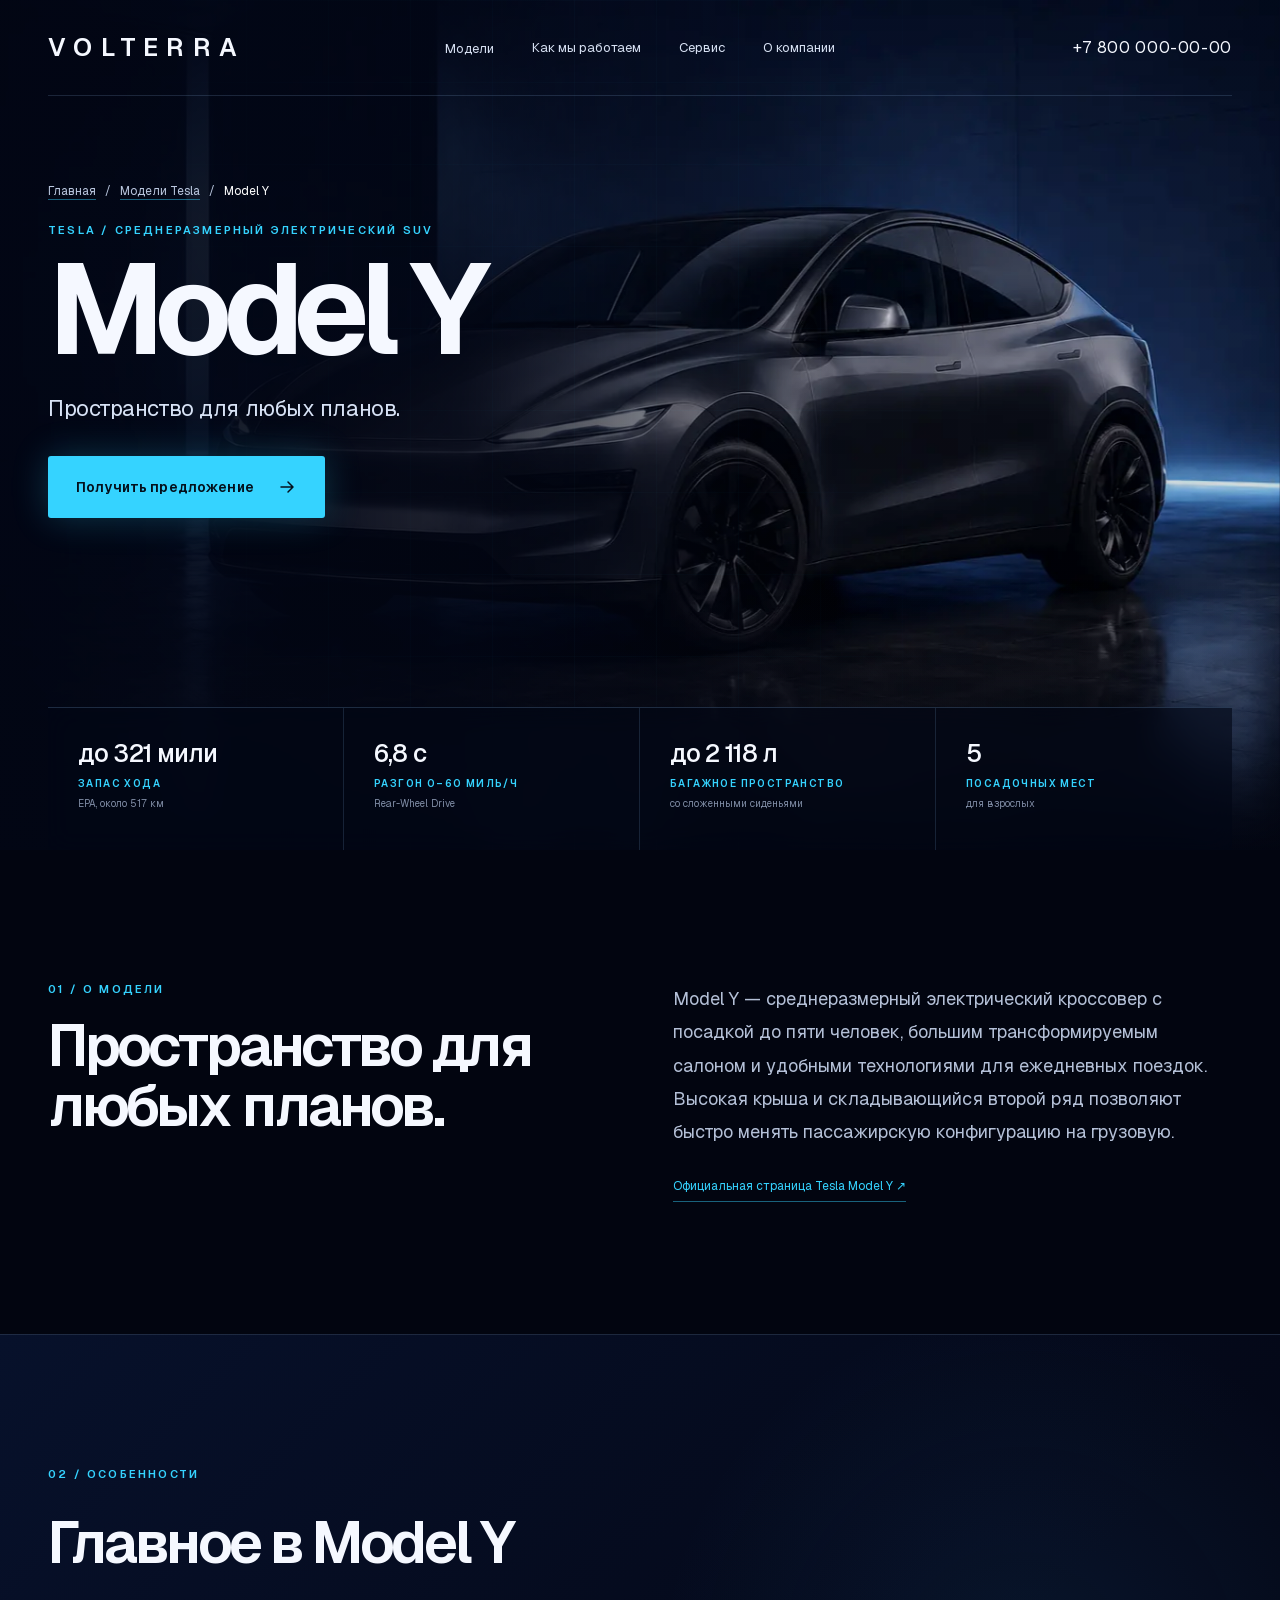
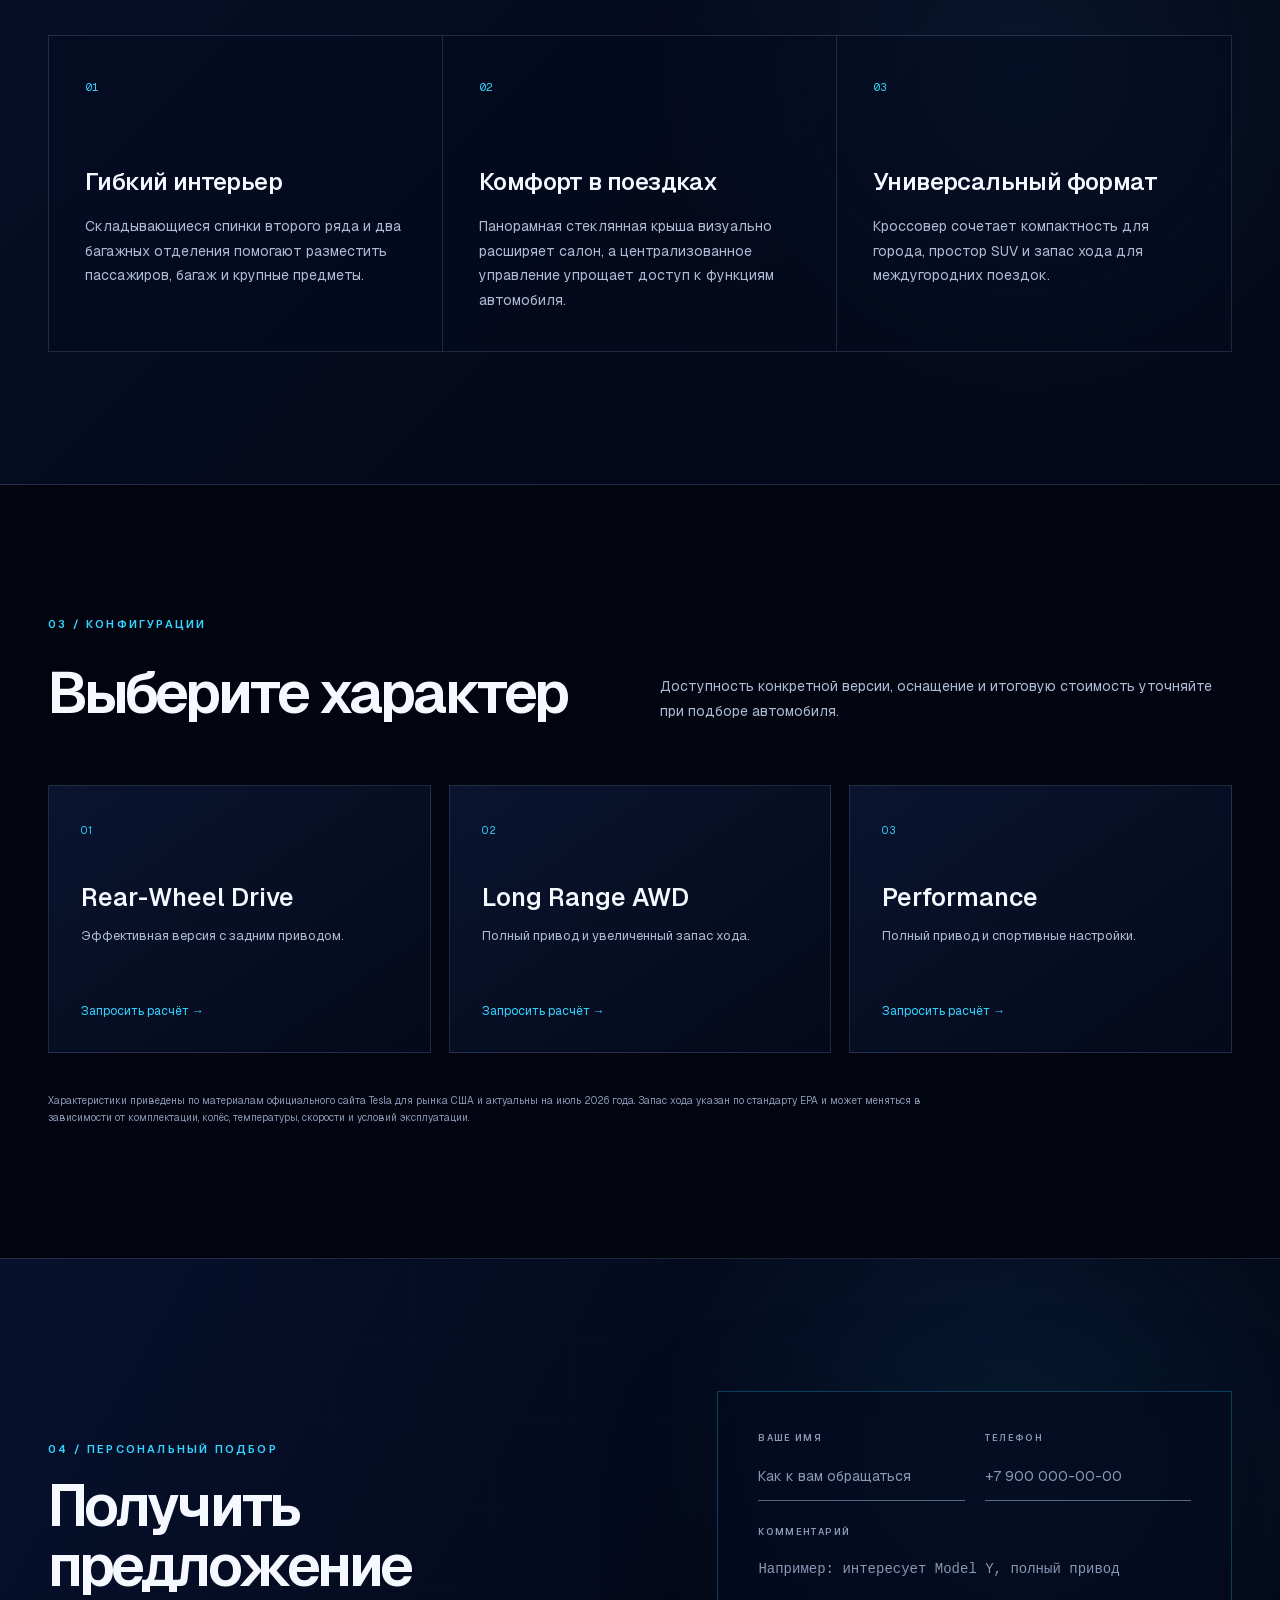
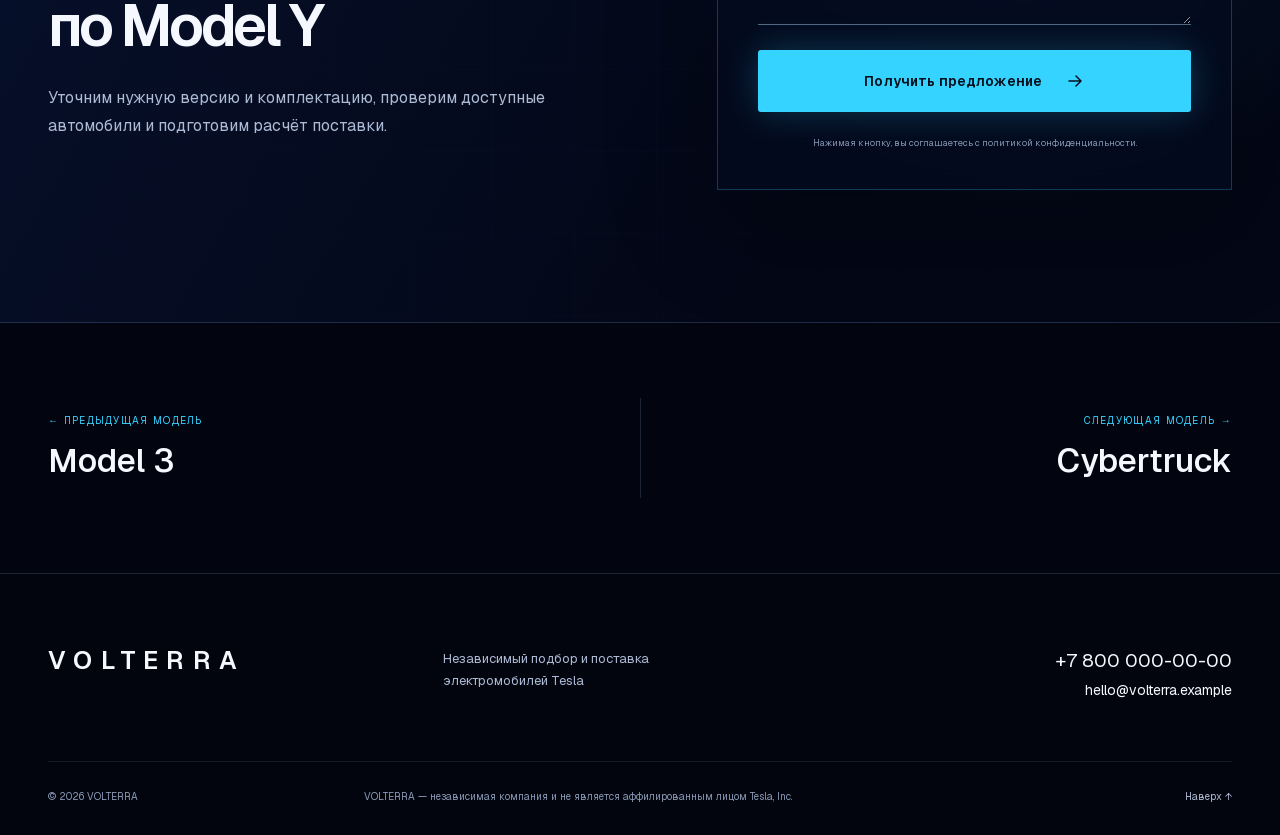
<file: models/model-y/index.html>
<!doctype html>
<html lang="ru">
  <head>
    <meta charset="utf-8" />
    <meta name="viewport" content="width=device-width, initial-scale=1" />
    <title>Tesla Model Y — характеристики и предложение | VOLTERRA</title>
    <meta name="description" content="Model Y: описание, характеристики и версии. Подбор и поставка электромобиля Tesla от VOLTERRA." />
    <link rel="canonical" href="https://marketing1create-boop.github.io/models/model-y" />
    <link rel="icon" href="/favicon.svg" type="image/svg+xml" />

    <meta property="og:type" content="website" />
    <meta property="og:title" content="Tesla Model Y — характеристики и предложение | VOLTERRA" />
    <meta property="og:description" content="Model Y: описание, характеристики и версии. Подбор и поставка электромобиля Tesla от VOLTERRA." />
    <meta property="og:url" content="https://marketing1create-boop.github.io/models/model-y" />
    <meta property="og:image" content="https://marketing1create-boop.github.io/model-y.webp" />
    <meta property="og:site_name" content="VOLTERRA" />
    <meta property="og:locale" content="ru_RU" />

    <meta name="twitter:card" content="summary_large_image" />
    <meta name="twitter:title" content="Tesla Model Y — характеристики и предложение | VOLTERRA" />
    <meta name="twitter:description" content="Model Y: описание, характеристики и версии. Подбор и поставка электромобиля Tesla от VOLTERRA." />
    <meta name="twitter:image" content="https://marketing1create-boop.github.io/model-y.webp" />

    <link rel="stylesheet" href="/classic/styles.css" />
    <script type="application/ld+json">
      {
        "@context": "https://schema.org",
        "@type": "Product",
        "name": "Tesla Model Y",
        "description": "Model Y — среднеразмерный электрический кроссовер с посадкой до пяти человек, большим трансформируемым салоном и удобными технологиями для ежедневных поездок. Высокая крыша и складывающийся второй ряд позволяют быстро менять пассажирскую конфигурацию на грузовую.",
        "image": "https://marketing1create-boop.github.io/model-y.webp",
        "url": "https://marketing1create-boop.github.io/models/model-y",
        "category": "Среднеразмерный электрический SUV",
        "brand": { "@type": "Brand", "name": "Tesla" },
        "additionalProperty": [
          {
            "@type": "PropertyValue",
            "name": "Запас хода",
            "value": "до 321 мили (EPA, около 517 км)"
          },
          {
            "@type": "PropertyValue",
            "name": "Разгон 0–60 миль/ч",
            "value": "6,8 с (Rear-Wheel Drive)"
          },
          {
            "@type": "PropertyValue",
            "name": "Багажное пространство",
            "value": "до 2 118 л (со сложенными сиденьями)"
          },
          { "@type": "PropertyValue", "name": "Посадочных мест", "value": "5 (для взрослых)" }
        ]
      }
    </script>
    <script type="application/ld+json">
      {
        "@context": "https://schema.org",
        "@type": "BreadcrumbList",
        "itemListElement": [
          {
            "@type": "ListItem",
            "position": 1,
            "name": "Главная",
            "item": "https://marketing1create-boop.github.io/"
          },
          {
            "@type": "ListItem",
            "position": 2,
            "name": "Модели Tesla",
            "item": "https://marketing1create-boop.github.io/#models"
          },
          {
            "@type": "ListItem",
            "position": 3,
            "name": "Model Y",
            "item": "https://marketing1create-boop.github.io/models/model-y"
          }
        ]
      }
    </script>
    <script src="/classic/site.js" defer></script>
  </head>
  <body>
    <a class="skip-link" href="#main-content">Перейти к основному содержимому</a>
    <main class="model-detail-page" id="main-content">
      <header class="detail-header shell">
        <a class="brand" href="/" aria-label="VOLTERRA — на главную">VOLTERRA</a>
        <nav class="nav" id="detail-navigation" aria-label="Основная навигация">
          <div class="nav-models">
            <a href="/#models">Модели</a>
            <div class="nav-model-links" aria-label="Модели Tesla">
              <a href="/models/model-3">Model 3</a>
              <a href="/models/model-y">Model Y</a>
              <a href="/models/cybertruck">Cybertruck</a>
              <a href="/models/model-s">Model S</a>
              <a href="/models/model-x">Model X</a>
            </div>
          </div>
          <a href="/#approach">Как мы работаем</a>
          <a href="/#service">Сервис</a>
          <a href="/#company">О компании</a>
        </nav>
        <a class="header-phone" href="tel:+78000000000">+7 800 000-00-00</a>
        <button
          class="menu-toggle"
          type="button"
          aria-label="Открыть меню"
          aria-expanded="false"
          aria-controls="detail-navigation"
        >
          <span></span>
          <span></span>
        </button>
      </header>
      <section class="detail-hero" id="top">
        <div class="detail-hero-grid" aria-hidden="true"></div>
        <div
          class="detail-hero-image"
          style="background-image: url(&quot;/model-y.webp&quot;)"
          aria-hidden="true"
        ></div>
        <div class="detail-hero-shade" aria-hidden="true"></div>
        <div class="shell detail-hero-content">
          <nav class="breadcrumbs" aria-label="Хлебные крошки">
            <a href="/">Главная</a>
            <span aria-hidden="true">/</span>
            <a href="/#models">Модели Tesla</a>
            <span aria-hidden="true">/</span>
            <span aria-current="page">Model Y</span>
          </nav>
          <span class="section-index">Tesla / Среднеразмерный электрический SUV</span>
          <h1>Model Y</h1>
          <p class="detail-tagline">Пространство для любых планов.</p>
          <a
            class="button button-primary"
            href="#offer"
            aria-label="Получить предложение на Tesla Model Y"
          >
            Получить предложение
            <svg aria-hidden="true" viewBox="0 0 20 20">
              <path d="M4 10h11M11 5l5 5-5 5"></path>
            </svg>
          </a>
        </div>
        <div class="shell detail-spec-strip">
          <div>
            <strong>до 321 мили</strong>
            <span>Запас хода</span>
            <small>EPA, около 517 км</small>
          </div>
          <div>
            <strong>6,8 с</strong>
            <span>Разгон 0–60 миль/ч</span>
            <small>Rear-Wheel Drive</small>
          </div>
          <div>
            <strong>до 2 118 л</strong>
            <span>Багажное пространство</span>
            <small>со сложенными сиденьями</small>
          </div>
          <div>
            <strong>5</strong>
            <span>Посадочных мест</span>
            <small>для взрослых</small>
          </div>
        </div>
      </section>
      <section class="detail-intro detail-section shell">
        <div>
          <span class="section-index">01 / О модели</span>
          <h2>Пространство для любых планов.</h2>
        </div>
        <div class="detail-intro-copy">
          <p>
            Model Y — среднеразмерный электрический кроссовер с посадкой до пяти человек, большим
            трансформируемым салоном и удобными технологиями для ежедневных поездок. Высокая крыша и
            складывающийся второй ряд позволяют быстро менять пассажирскую конфигурацию на грузовую.
          </p>
          <a href="https://www.tesla.com/modely" target="_blank" rel="noreferrer">
            Официальная страница Tesla Model Y ↗
          </a>
        </div>
      </section>
      <section class="detail-features detail-section">
        <div class="shell">
          <div class="detail-section-title">
            <span class="section-index">02 / Особенности</span>
            <h2>Главное в Model Y</h2>
          </div>
          <div class="detail-feature-grid">
            <article>
              <span>01</span>
              <h3>Гибкий интерьер</h3>
              <p>
                Складывающиеся спинки второго ряда и два багажных отделения помогают разместить
                пассажиров, багаж и крупные предметы.
              </p>
            </article>
            <article>
              <span>02</span>
              <h3>Комфорт в поездках</h3>
              <p>
                Панорамная стеклянная крыша визуально расширяет салон, а централизованное управление
                упрощает доступ к функциям автомобиля.
              </p>
            </article>
            <article>
              <span>03</span>
              <h3>Универсальный формат</h3>
              <p>
                Кроссовер сочетает компактность для города, простор SUV и запас хода для
                междугородних поездок.
              </p>
            </article>
          </div>
        </div>
      </section>
      <section class="detail-versions detail-section shell">
        <div class="detail-section-title">
          <span class="section-index">03 / Конфигурации</span>
          <h2>Выберите характер</h2>
          <p>
            Доступность конкретной версии, оснащение и итоговую стоимость уточняйте при подборе
            автомобиля.
          </p>
        </div>
        <div class="version-list">
          <article>
            <span>01</span>
            <h3>Rear-Wheel Drive</h3>
            <p>Эффективная версия с задним приводом.</p>
            <a href="#offer">Запросить расчёт →</a>
          </article>
          <article>
            <span>02</span>
            <h3>Long Range AWD</h3>
            <p>Полный привод и увеличенный запас хода.</p>
            <a href="#offer">Запросить расчёт →</a>
          </article>
          <article>
            <span>03</span>
            <h3>Performance</h3>
            <p>Полный привод и спортивные настройки.</p>
            <a href="#offer">Запросить расчёт →</a>
          </article>
        </div>
        <p class="spec-disclaimer">
          Характеристики приведены по материалам официального сайта Tesla для рынка США и актуальны
          на июль 2026 года. Запас хода указан по стандарту EPA и может меняться в зависимости от
          комплектации, колёс, температуры, скорости и условий эксплуатации.
        </p>
      </section>
      <section class="detail-offer detail-section" id="offer">
        <div class="detail-offer-grid" aria-hidden="true"></div>
        <div class="shell detail-offer-inner">
          <div>
            <span class="section-index">04 / Персональный подбор</span>
            <h2>
              Получить предложение
              <br />
              по Model Y
            </h2>
            <p>
              Уточним нужную версию и комплектацию, проверим доступные автомобили и подготовим
              расчёт поставки.
            </p>
          </div>
          <div class="form-slot">
            <form class="detail-form" data-offer-form>
              <p class="sr-only" aria-live="polite" aria-atomic="true" data-form-live></p>
              <input type="hidden" name="model" value="Model Y" />
              <label>
                <span>Ваше имя</span>
                <input
                  name="name"
                  type="text"
                  placeholder="Как к вам обращаться"
                  autocomplete="name"
                  required
                />
              </label>
              <label>
                <span>Телефон</span>
                <input
                  name="phone"
                  type="tel"
                  placeholder="+7 900 000-00-00"
                  autocomplete="tel"
                  required
                />
              </label>

              <label class="detail-form-wide">
                <span>Комментарий</span>
                <textarea
                  name="comment"
                  placeholder="Например: интересует Model Y, полный привод"
                  rows="3"
                ></textarea>
              </label>
              <button
                class="button button-primary detail-form-wide"
                type="submit"
                aria-label="Получить предложение на Tesla Model Y"
              >
                Получить предложение
                <svg aria-hidden="true" viewBox="0 0 20 20">
                  <path d="M4 10h11M11 5l5 5-5 5"></path>
                </svg>
              </button>
              <small class="detail-form-wide">
                Нажимая кнопку, вы соглашаетесь с политикой конфиденциальности.
              </small>
            </form>
            <div class="detail-success" role="status" aria-live="polite" hidden data-success>
              <span>✓</span>
              <h3>Заявка принята</h3>
              <p>
                Спасибо! Специалист VOLTERRA свяжется с вами в ближайшее время и подготовит
                предложение по Model Y.
              </p>
              <button type="button" data-form-reset>Отправить ещё одну</button>
            </div>
          </div>
        </div>
      </section>
      <nav class="model-pagination shell" aria-label="Другие модели Tesla">
        <a href="/models/model-3">
          <span>← Предыдущая модель</span>
          <strong>Model 3</strong>
        </a>
        <a href="/models/cybertruck">
          <span>Следующая модель →</span>
          <strong>Cybertruck</strong>
        </a>
      </nav>

      <footer class="detail-footer">
        <div class="shell footer-top">
          <a class="brand" href="/">VOLTERRA</a>
          <p>
            Независимый подбор и поставка
            <br />
            электромобилей Tesla
          </p>
          <div class="footer-contact">
            <a href="tel:+78000000000">+7 800 000-00-00</a>
            <a href="mailto:hello@volterra.example">hello@volterra.example</a>
          </div>
        </div>
        <div class="shell footer-bottom">
          <span>© 2026 VOLTERRA</span>
          <span>
            VOLTERRA — независимая компания и не является аффилированным лицом Tesla, Inc.
          </span>
          <a href="#top">Наверх ↑</a>
        </div>
      </footer>
    </main>
  </body>
</html>
</file>
<file: classic/styles.css>
/* Local variable fonts for the classic HTML version. */
@font-face {
  font-family: "Geist";
  font-style: normal;
  font-weight: 100 900;
  font-display: swap;
  src: url("/fonts/geist-cyrillic.woff2") format("woff2");
  unicode-range: U+0301, U+0400-045F, U+0490-0491, U+04B0-04B1, U+2116;
}

@font-face {
  font-family: "Geist";
  font-style: normal;
  font-weight: 100 900;
  font-display: swap;
  src: url("/fonts/geist-latin.woff2") format("woff2");
  unicode-range:
    U+0000-00FF, U+0131, U+0152-0153, U+02BB-02BC, U+02C6, U+02DA, U+02DC, U+0304, U+0308, U+0329,
    U+2000-206F, U+20AC, U+2122, U+2191, U+2193, U+2212, U+2215, U+FEFF, U+FFFD;
}

@font-face {
  font-family: "Geist Mono";
  font-style: normal;
  font-weight: 100 900;
  font-display: swap;
  src: url("/fonts/geist-mono-cyrillic.woff2") format("woff2");
  unicode-range: U+0301, U+0400-045F, U+0490-0491, U+04B0-04B1, U+2116;
}

@font-face {
  font-family: "Geist Mono";
  font-style: normal;
  font-weight: 100 900;
  font-display: swap;
  src: url("/fonts/geist-mono-latin.woff2") format("woff2");
  unicode-range:
    U+0000-00FF, U+0131, U+0152-0153, U+02BB-02BC, U+02C6, U+02DA, U+02DC, U+0304, U+0308, U+0329,
    U+2000-206F, U+20AC, U+2122, U+2191, U+2193, U+2212, U+2215, U+FEFF, U+FFFD;
}

:root {
  --font-geist-sans: "Geist";
  --font-geist-mono: "Geist Mono";
  --ink: #05091a;
  --ink-deep: #020510;
  --panel: #08112c;
  --panel-soft: #0d1838;
  --blue: #35d3ff;
  --blue-bright: #68e0ff;
  --blue-dim: #163e65;
  --red: #f04455;
  --white: #f5f8ff;
  --muted: #aebbd5;
  --line: rgba(146, 182, 224, 0.18);
  --line-bright: rgba(53, 211, 255, 0.34);
}

* {
  box-sizing: border-box;
}

html {
  scroll-behavior: smooth;
  background: var(--ink-deep);
  overflow-x: clip;
}

body {
  margin: 0;
  background: var(--ink-deep);
  color: var(--white);
  font-family: var(--font-geist-sans), "Segoe UI", Arial, sans-serif;
  overflow-x: clip;
}

button,
input,
select {
  font: inherit;
}

button,
a {
  -webkit-tap-highlight-color: transparent;
}

a {
  color: inherit;
  text-decoration: none;
}

.skip-link {
  position: fixed;
  z-index: 1000;
  top: 12px;
  left: 12px;
  padding: 12px 16px;
  background: var(--blue);
  color: #03101c;
  font-weight: 700;
  transform: translateY(-180%);
  transition: transform 160ms ease;
}

.skip-link:focus {
  transform: translateY(0);
}

.sr-only {
  position: absolute !important;
  width: 1px !important;
  height: 1px !important;
  padding: 0 !important;
  margin: -1px !important;
  overflow: hidden !important;
  clip: rect(0, 0, 0, 0) !important;
  white-space: nowrap !important;
  border: 0 !important;
}

a:focus-visible,
button:focus-visible,
input:focus-visible,
select:focus-visible,
textarea:focus-visible,
summary:focus-visible {
  outline: 3px solid var(--blue-bright);
  outline-offset: 4px;
}

img {
  display: block;
  max-width: 100%;
}

.shell {
  width: min(1312px, calc(100% - 96px));
  margin-inline: auto;
}

.section {
  position: relative;
  padding-block: 138px;
}

.site-header {
  position: absolute;
  z-index: 30;
  top: 0;
  left: 50%;
  display: grid;
  grid-template-columns: 1fr auto 1fr;
  align-items: center;
  width: min(1312px, calc(100% - 96px));
  height: 98px;
  transform: translateX(-50%);
  border-bottom: 1px solid rgba(130, 172, 223, 0.16);
}

.brand {
  justify-self: start;
  font-size: 25px;
  font-weight: 600;
  letter-spacing: 0.33em;
  line-height: 1;
}

.nav {
  display: flex;
  align-items: center;
  gap: 44px;
}

.nav-models {
  position: relative;
}

.nav-model-links {
  position: absolute;
  top: calc(100% + 22px);
  left: -22px;
  display: grid;
  min-width: 190px;
  padding: 12px;
  border: 1px solid var(--line-bright);
  background: rgba(3, 8, 24, 0.98);
  box-shadow: 0 22px 60px rgba(0, 0, 0, 0.38);
  opacity: 0;
  pointer-events: none;
  transform: translateY(-8px);
  transition:
    opacity 180ms ease,
    transform 180ms ease;
}

.nav-model-links a {
  padding: 10px 12px;
  color: #e8efff;
}

.nav-model-links a:hover,
.nav-model-links a:focus-visible {
  background: rgba(53, 211, 255, 0.12);
  color: #fff;
}

.nav-models:hover .nav-model-links,
.nav-models:focus-within .nav-model-links {
  opacity: 1;
  pointer-events: auto;
  transform: translateY(0);
}

.nav a {
  position: relative;
  color: #dce5f7;
  font-size: 14px;
  transition: color 180ms ease;
}

.nav a::after {
  position: absolute;
  right: 0;
  bottom: -11px;
  left: 0;
  height: 1px;
  background: var(--blue);
  content: "";
  transform: scaleX(0);
  transform-origin: left;
  transition: transform 200ms ease;
}

.nav a:hover {
  color: #fff;
}

.nav a:hover::after {
  transform: scaleX(1);
}

.header-phone {
  justify-self: end;
  font-size: 16px;
  letter-spacing: 0.04em;
}

.menu-toggle {
  display: none;
}

.hero {
  position: relative;
  min-height: 900px;
  overflow: hidden;
  background:
    radial-gradient(circle at 76% 39%, rgba(34, 117, 179, 0.18), transparent 33%),
    linear-gradient(112deg, #05091a 0%, #07102a 49%, #0b1640 100%);
}

.hero::before {
  position: absolute;
  z-index: 3;
  inset: 0;
  background:
    linear-gradient(
      90deg,
      rgba(4, 8, 24, 0.99) 0%,
      rgba(4, 8, 24, 0.91) 34%,
      rgba(4, 8, 24, 0.26) 61%,
      rgba(4, 8, 24, 0.15) 100%
    ),
    linear-gradient(0deg, rgba(3, 6, 18, 0.7) 0%, transparent 28%);
  content: "";
  pointer-events: none;
}

.hero-car {
  position: absolute;
  z-index: 1;
  inset: 0;
  background-image: url("/hero-ev.webp");
  background-position: center right;
  background-size: cover;
  animation: heroReveal 1.5s cubic-bezier(0.22, 1, 0.36, 1) both;
}

.hero-grid,
.consultation-grid {
  position: absolute;
  z-index: 2;
  inset: 0;
  opacity: 0.3;
  background-image:
    linear-gradient(rgba(53, 211, 255, 0.09) 1px, transparent 1px),
    linear-gradient(90deg, rgba(53, 211, 255, 0.09) 1px, transparent 1px);
  background-position: center;
  background-size: 82px 82px;
  mask-image: linear-gradient(90deg, transparent 9%, black 47%, transparent 85%);
}

.hero-glow {
  position: absolute;
  z-index: 2;
  top: 68px;
  right: 10%;
  width: 1px;
  height: 400px;
  background: linear-gradient(transparent, var(--blue), transparent);
  box-shadow: 0 0 38px 4px rgba(53, 211, 255, 0.46);
  transform: rotate(52deg);
  transform-origin: top;
  animation: drawLight 1.6s 500ms ease-out both;
}

.hero-content {
  position: relative;
  z-index: 5;
  padding-top: 212px;
}

.eyebrow {
  display: flex;
  align-items: center;
  gap: 15px;
  margin-bottom: 26px;
  color: var(--blue);
  font-size: 11px;
  font-weight: 600;
  letter-spacing: 0.24em;
  text-transform: uppercase;
  animation: fadeUp 700ms 200ms both;
}

.eyebrow span {
  width: 30px;
  height: 1px;
  background: var(--red);
  box-shadow: 36px 0 0 -0.2px var(--red);
}

.hero h1 {
  max-width: 700px;
  margin: 0;
  font-size: clamp(54px, 5.1vw, 76px);
  font-weight: 700;
  letter-spacing: -0.055em;
  line-height: 0.99;
  text-wrap: balance;
  animation: fadeUp 800ms 280ms both;
}

.hero h1 span {
  display: block;
  color: #dfe8fa;
}

.hero-copy {
  max-width: 580px;
  margin: 30px 0 0;
  color: var(--muted);
  font-size: 18px;
  line-height: 1.7;
  animation: fadeUp 800ms 380ms both;
}

.hero-actions {
  display: flex;
  gap: 18px;
  margin-top: 39px;
  animation: fadeUp 800ms 460ms both;
}

.button {
  display: inline-flex;
  align-items: center;
  justify-content: center;
  min-height: 62px;
  padding: 0 28px;
  border: 0;
  border-radius: 3px;
  cursor: pointer;
  font-size: 14px;
  font-weight: 600;
  letter-spacing: 0.01em;
  transition:
    background 200ms ease,
    border-color 200ms ease,
    transform 200ms ease,
    color 200ms ease;
}

.button svg,
.text-link svg,
.model-details .model-more svg {
  width: 20px;
  margin-left: 23px;
  fill: none;
  stroke: currentColor;
  stroke-linecap: round;
  stroke-linejoin: round;
  stroke-width: 1.5;
  transition: transform 200ms ease;
}

.button-primary {
  background: var(--blue);
  box-shadow: 0 0 36px rgba(53, 211, 255, 0.23);
  color: #04101c;
}

.button-primary:hover {
  background: var(--blue-bright);
  transform: translateY(-2px);
}

.button-primary:hover svg,
.text-link:hover svg,
.model-details .model-more:hover svg {
  transform: translateX(4px);
}

.button-secondary {
  border: 1px solid rgba(183, 196, 223, 0.62);
  background: rgba(5, 12, 30, 0.42);
  color: var(--white);
  backdrop-filter: blur(10px);
}

.button-secondary:hover {
  border-color: var(--blue);
  background: rgba(53, 211, 255, 0.08);
}

.hero-facts {
  display: flex;
  margin-top: 104px;
  animation: fadeUp 800ms 620ms both;
}

.hero-facts > div {
  display: grid;
  grid-template-columns: 44px auto;
  min-width: 215px;
  padding-right: 38px;
  border-right: 1px solid rgba(179, 205, 236, 0.25);
}

.hero-facts > div + div {
  margin-left: 38px;
}

.hero-facts > div:last-child {
  border-right: 0;
}

.hero-facts b {
  color: var(--blue);
  font-size: 13px;
  font-weight: 500;
  letter-spacing: 0.15em;
}

.hero-facts span {
  color: #dbe4f6;
  font-size: 14px;
  line-height: 1.55;
}

.scroll-marker {
  position: absolute;
  z-index: 7;
  right: 28px;
  bottom: 41px;
  display: flex;
  flex-direction: column;
  align-items: center;
  gap: 15px;
  color: #d7e3f8;
}

.scroll-marker span {
  font-size: 9px;
  letter-spacing: 0.2em;
  text-transform: uppercase;
  writing-mode: vertical-rl;
  transform: rotate(180deg);
}

.scroll-marker i {
  position: relative;
  display: block;
  width: 1px;
  height: 45px;
  background: currentColor;
}

.scroll-marker i::after {
  position: absolute;
  bottom: 0;
  left: -3px;
  width: 7px;
  height: 7px;
  border-right: 1px solid currentColor;
  border-bottom: 1px solid currentColor;
  content: "";
  transform: rotate(45deg);
}

.models {
  background: var(--ink-deep);
}

.models::before {
  position: absolute;
  top: 0;
  right: -18%;
  width: 750px;
  height: 750px;
  border-radius: 50%;
  background: rgba(18, 72, 130, 0.16);
  filter: blur(130px);
  content: "";
  pointer-events: none;
}

.section-heading {
  position: relative;
  z-index: 1;
  display: grid;
  grid-template-columns: 1.4fr 0.75fr;
  align-items: end;
  gap: 72px;
  margin-bottom: 62px;
}

.section-index {
  display: block;
  margin-bottom: 20px;
  color: var(--blue);
  font-size: 11px;
  font-weight: 600;
  letter-spacing: 0.2em;
  text-transform: uppercase;
}

.section-heading h2,
.signature h2,
.service-copy h2,
.consultation h2 {
  margin: 0;
  font-size: clamp(42px, 4vw, 62px);
  font-weight: 650;
  letter-spacing: -0.045em;
  line-height: 1.06;
}

.section-heading > p {
  max-width: 475px;
  margin: 0 0 2px;
  color: var(--muted);
  font-size: 16px;
  line-height: 1.7;
}

.model-grid {
  position: relative;
  z-index: 1;
  display: grid;
  grid-template-columns: repeat(6, minmax(0, 1fr));
  gap: 20px;
}

.model-card {
  grid-column: span 2;
  overflow: hidden;
  border: 1px solid var(--line);
  background: linear-gradient(145deg, rgba(14, 27, 60, 0.82), rgba(6, 12, 31, 0.88));
  transition:
    border-color 250ms ease,
    transform 250ms ease,
    box-shadow 250ms ease;
}

.model-card:nth-child(n + 4) {
  grid-column: span 3;
}

.model-card:hover {
  border-color: rgba(53, 211, 255, 0.45);
  box-shadow: 0 22px 70px rgba(0, 44, 92, 0.25);
  transform: translateY(-7px);
}

.model-image {
  position: relative;
  display: block;
  height: 280px;
  overflow: hidden;
  background: #08122b;
}

.model-image::after {
  position: absolute;
  inset: 0;
  background: linear-gradient(0deg, rgba(5, 10, 27, 0.78), transparent 48%);
  content: "";
}

.model-image img {
  width: 100%;
  height: 100%;
  object-fit: cover;
  transition: transform 700ms cubic-bezier(0.22, 1, 0.36, 1);
}

.model-card:hover .model-image img {
  transform: scale(1.045);
}

.model-image > span {
  position: absolute;
  z-index: 2;
  top: 22px;
  right: 23px;
  color: rgba(201, 224, 249, 0.48);
  font-size: 11px;
  letter-spacing: 0.16em;
}

.model-card-body {
  padding: 28px 28px 31px;
}

.model-card-body > p {
  margin: 0 0 8px;
  color: var(--blue);
  font-size: 10px;
  font-weight: 600;
  letter-spacing: 0.17em;
  text-transform: uppercase;
}

.model-card h3 {
  margin: 0;
  font-size: 31px;
  font-weight: 600;
  letter-spacing: -0.035em;
}

.model-details {
  display: grid;
  grid-template-columns: 1fr auto;
  align-items: end;
  gap: 25px;
  margin-top: 20px;
  padding-top: 20px;
  border-top: 1px solid var(--line);
}

.model-details > span {
  display: -webkit-box;
  overflow: hidden;
  color: var(--muted);
  font-size: 13px;
  line-height: 1.65;
  -webkit-box-orient: vertical;
  -webkit-line-clamp: 4;
}

.model-details .model-more {
  display: grid;
  width: 50px;
  height: 50px;
  padding: 0;
  border: 1px solid var(--line-bright);
  border-radius: 50%;
  background: rgba(53, 211, 255, 0.05);
  color: var(--blue);
  place-items: center;
  transition:
    background 200ms ease,
    border-color 200ms ease;
}

.model-details .model-more:hover {
  border-color: var(--blue);
  background: var(--blue);
  color: #04101c;
}

.model-details .model-more svg {
  margin: 0;
}

.model-offer-link {
  margin-top: 23px;
  padding: 0 0 7px;
  border: 0;
  border-bottom: 1px solid rgba(53, 211, 255, 0.4);
  background: transparent;
  color: var(--blue);
  cursor: pointer;
  font-size: 12px;
  font-weight: 600;
  letter-spacing: 0.04em;
}

.model-offer-link:hover {
  border-color: var(--blue);
  color: var(--blue-bright);
}

.signature {
  overflow: hidden;
  border-block: 1px solid var(--line);
  background: linear-gradient(90deg, rgba(3, 7, 20, 0.98), rgba(8, 18, 48, 0.94)), var(--ink);
}

.signature::before {
  position: absolute;
  inset: 0;
  opacity: 0.55;
  background-image:
    linear-gradient(rgba(53, 211, 255, 0.045) 1px, transparent 1px),
    linear-gradient(90deg, rgba(53, 211, 255, 0.045) 1px, transparent 1px);
  background-size: 72px 72px;
  content: "";
  mask-image: linear-gradient(90deg, transparent, black, transparent);
}

.signature-glow {
  position: absolute;
  top: 20%;
  right: 13%;
  width: 300px;
  height: 300px;
  border: 1px solid rgba(53, 211, 255, 0.28);
  border-radius: 50%;
  box-shadow:
    0 0 100px rgba(53, 211, 255, 0.13),
    inset 0 0 75px rgba(53, 211, 255, 0.08);
}

.signature-glow::before,
.signature-glow::after {
  position: absolute;
  inset: 40px;
  border: 1px dashed rgba(53, 211, 255, 0.18);
  border-radius: 50%;
  content: "";
}

.signature-glow::after {
  inset: 93px;
  border-style: solid;
  background: rgba(53, 211, 255, 0.05);
}

.signature-grid {
  position: relative;
  z-index: 2;
  display: grid;
  grid-template-columns: 1.05fr 0.95fr;
  align-items: center;
  gap: 100px;
}

.signature-copy > p,
.service-copy > p,
.consultation-copy > p {
  max-width: 600px;
  margin: 30px 0 0;
  color: var(--muted);
  font-size: 16px;
  line-height: 1.8;
}

.text-link {
  display: inline-flex;
  align-items: center;
  margin-top: 34px;
  padding-bottom: 8px;
  border-bottom: 1px solid var(--line-bright);
  color: var(--blue);
  font-size: 14px;
  font-weight: 600;
}

.metric-panel {
  position: relative;
  display: grid;
  grid-template-columns: 1.05fr 0.95fr;
  border: 1px solid rgba(53, 211, 255, 0.24);
  background: rgba(3, 10, 28, 0.76);
  box-shadow: 0 30px 90px rgba(0, 0, 0, 0.28);
  backdrop-filter: blur(10px);
}

.metric-main,
.metric-list {
  padding: 42px 38px;
}

.metric-main {
  border-right: 1px solid var(--line);
}

.metric-main > span {
  color: var(--blue);
  font-size: 10px;
  letter-spacing: 0.2em;
  text-transform: uppercase;
}

.metric-main strong {
  display: block;
  margin: 23px 0 12px;
  font-size: 77px;
  font-weight: 500;
  letter-spacing: -0.07em;
  line-height: 0.9;
}

.metric-main p,
.metric-list span {
  margin: 0;
  color: var(--muted);
  font-size: 12px;
  line-height: 1.6;
}

.metric-list {
  display: flex;
  flex-direction: column;
  justify-content: center;
}

.metric-list > div + div {
  margin-top: 28px;
  padding-top: 28px;
  border-top: 1px solid var(--line);
}

.metric-list b {
  display: block;
  margin-bottom: 8px;
  color: var(--blue);
  font-size: 25px;
  font-weight: 500;
}

.section-heading.compact {
  grid-template-columns: 1.35fr 0.65fr;
}

.process {
  background: #050919;
}

.process-grid {
  display: grid;
  grid-template-columns: repeat(3, 1fr);
  gap: 55px;
}

.process-grid article > span {
  color: var(--blue);
  font-size: 13px;
  letter-spacing: 0.16em;
}

.process-line {
  position: relative;
  height: 1px;
  margin: 22px 0 34px;
  background: var(--line);
}

.process-line i {
  position: absolute;
  top: -2px;
  left: 0;
  width: 5px;
  height: 5px;
  border-radius: 50%;
  background: var(--red);
  box-shadow: 0 0 14px var(--red);
}

.process-grid h3 {
  margin: 0 0 16px;
  font-size: 23px;
  font-weight: 550;
  letter-spacing: -0.025em;
}

.process-grid p {
  margin: 0;
  color: var(--muted);
  font-size: 14px;
  line-height: 1.75;
}

.service {
  overflow: hidden;
  border-block: 1px solid var(--line);
  background: linear-gradient(135deg, #07112b, #040818 65%);
}

.service-grid {
  display: grid;
  grid-template-columns: 1fr 1fr;
  align-items: center;
  gap: 130px;
}

.service-visual {
  position: relative;
  min-height: 500px;
}

.service-visual::before,
.service-visual::after {
  position: absolute;
  top: 50%;
  left: 50%;
  content: "";
  transform: translate(-50%, -50%);
}

.service-visual::before {
  width: 560px;
  height: 1px;
  background: linear-gradient(90deg, transparent, rgba(53, 211, 255, 0.55), transparent);
}

.service-visual::after {
  width: 1px;
  height: 500px;
  background: linear-gradient(transparent, rgba(53, 211, 255, 0.4), transparent);
}

.service-ring {
  position: absolute;
  top: 50%;
  left: 50%;
  border: 1px solid rgba(53, 211, 255, 0.24);
  border-radius: 50%;
  transform: translate(-50%, -50%);
}

.ring-one {
  width: 430px;
  height: 430px;
  border-style: dashed;
  animation: spin 28s linear infinite;
}

.ring-two {
  width: 314px;
  height: 314px;
  box-shadow:
    0 0 90px rgba(53, 211, 255, 0.08),
    inset 0 0 70px rgba(53, 211, 255, 0.05);
}

.ring-two::before,
.ring-two::after {
  position: absolute;
  width: 7px;
  height: 7px;
  border-radius: 50%;
  background: var(--red);
  box-shadow: 0 0 16px var(--red);
  content: "";
}

.ring-two::before {
  top: 18px;
  right: 55px;
}

.ring-two::after {
  bottom: 35px;
  left: 35px;
}

.service-core {
  position: absolute;
  z-index: 2;
  top: 50%;
  left: 50%;
  display: flex;
  width: 180px;
  height: 180px;
  border: 1px solid rgba(53, 211, 255, 0.44);
  border-radius: 50%;
  background: radial-gradient(circle at 40% 34%, #17365e, #07101f 65%);
  box-shadow: 0 0 80px rgba(53, 211, 255, 0.22);
  transform: translate(-50%, -50%);
  align-items: center;
  justify-content: center;
}

.service-core span {
  font-size: 59px;
  font-weight: 600;
  letter-spacing: -0.08em;
}

.service-core i {
  position: absolute;
  bottom: 28px;
  color: var(--blue);
  font-size: 8px;
  font-style: normal;
  letter-spacing: 0.26em;
}

.coordinate {
  position: absolute;
  color: rgba(110, 196, 230, 0.55);
  font-family: var(--font-geist-mono), monospace;
  font-size: 9px;
  letter-spacing: 0.12em;
}

.coordinate-one {
  top: 45px;
  right: 60px;
}

.coordinate-two {
  bottom: 60px;
  left: 20px;
}

.service-visual-photo {
  min-height: 520px;
  overflow: hidden;
  border: 1px solid rgba(53, 211, 255, 0.22);
  background: #061029;
  box-shadow: 0 32px 90px rgba(0, 0, 0, 0.3);
}

.service-visual-photo::before {
  z-index: 1;
  top: 0;
  left: 0;
  width: 100%;
  height: 100%;
  background: linear-gradient(180deg, transparent 48%, rgba(2, 6, 19, 0.88) 100%);
  transform: none;
  pointer-events: none;
}

.service-visual-photo::after {
  z-index: 2;
  inset: 18px;
  width: auto;
  height: auto;
  border: 1px solid rgba(104, 224, 255, 0.16);
  background: transparent;
  transform: none;
  pointer-events: none;
}

.service-visual-photo > img {
  position: absolute;
  inset: 0;
  width: 100%;
  height: 100%;
  object-fit: cover;
  object-position: center;
  transition: transform 900ms cubic-bezier(0.22, 1, 0.36, 1);
}

.service-visual-photo:hover > img {
  transform: scale(1.025);
}

.service-photo-caption {
  position: absolute;
  z-index: 3;
  right: 38px;
  bottom: 35px;
  left: 38px;
  display: flex;
  align-items: flex-end;
  justify-content: space-between;
  gap: 24px;
}

.service-photo-caption span {
  color: var(--blue);
  font-size: 9px;
  font-weight: 700;
  letter-spacing: 0.2em;
}

.service-photo-caption strong {
  max-width: 245px;
  color: #fff;
  font-size: 17px;
  font-weight: 550;
  line-height: 1.35;
  text-align: right;
}

.service-callouts {
  position: absolute;
  z-index: 4;
  inset: 0;
  pointer-events: none;
}

.service-callout {
  --callout-delay: 0ms;
  --callout-line: 48px;
  position: absolute;
  width: 1px;
  height: 1px;
  opacity: 0;
  pointer-events: auto;
}

.service-callouts.callouts-visible .service-callout {
  animation: calloutReveal 560ms var(--callout-delay) ease-out forwards;
}

.callout-battery {
  --callout-delay: 180ms;
  --callout-line: 58px;
  top: 70%;
  left: 57%;
}

.callout-software {
  --callout-delay: 420ms;
  --callout-line: 54px;
  top: 45%;
  left: 54%;
}

.callout-charging {
  --callout-delay: 660ms;
  --callout-line: 46px;
  top: 49%;
  left: 88%;
}

.callout-chassis {
  --callout-delay: 900ms;
  --callout-line: 50px;
  top: 72%;
  left: 78%;
}

.callout-marker {
  position: absolute;
  z-index: 3;
  top: -8px;
  left: -8px;
  width: 17px;
  height: 17px;
  padding: 0;
  border: 1px solid rgba(104, 224, 255, 0.92);
  border-radius: 50%;
  background: rgba(3, 10, 28, 0.9);
  box-shadow: 0 0 18px rgba(53, 211, 255, 0.35);
  cursor: pointer;
}

.callout-marker::before {
  position: absolute;
  inset: 5px;
  border-radius: 50%;
  background: var(--blue-bright);
  content: "";
}

.callout-marker::after {
  position: absolute;
  inset: -6px;
  border: 1px solid rgba(104, 224, 255, 0.48);
  border-radius: 50%;
  content: "";
}

.service-callouts.callouts-visible .callout-marker::after {
  animation: calloutPulse 2.2s var(--callout-delay) ease-out infinite;
}

.callout-line {
  position: absolute;
  bottom: 9px;
  left: 0;
  width: 1px;
  height: var(--callout-line);
  background: linear-gradient(0deg, var(--blue-bright), rgba(104, 224, 255, 0.22));
  box-shadow: 0 0 10px rgba(53, 211, 255, 0.24);
  transform: scaleY(0);
  transform-origin: bottom;
}

.service-callouts.callouts-visible .callout-line {
  animation: calloutLine 520ms calc(var(--callout-delay) + 120ms) ease-out forwards;
}

.callout-card {
  position: absolute;
  z-index: 2;
  bottom: calc(var(--callout-line) + 18px);
  width: 190px;
  padding: 10px 12px;
  border-left: 1px solid var(--blue);
  background: linear-gradient(90deg, rgba(3, 9, 26, 0.92), rgba(3, 9, 26, 0.56));
  box-shadow: 0 12px 35px rgba(0, 0, 0, 0.22);
  opacity: 0.84;
  transition:
    opacity 180ms ease,
    transform 180ms ease,
    background 180ms ease;
}

.callout-battery .callout-card {
  left: -210px;
}

.callout-software .callout-card {
  left: -155px;
}

.callout-charging .callout-card {
  left: -190px;
}

.callout-chassis .callout-card {
  left: -70px;
}

.callout-card strong,
.callout-card span {
  display: block;
}

.callout-card strong {
  color: #fff;
  font-size: 11px;
  font-weight: 650;
  letter-spacing: 0.02em;
  line-height: 1.35;
}

.callout-card span {
  max-height: 0;
  margin-top: 0;
  overflow: hidden;
  color: #aebbd5;
  font-size: 9px;
  line-height: 1.45;
  opacity: 0;
  transition:
    max-height 220ms ease,
    margin-top 220ms ease,
    opacity 180ms ease;
}

.service-callout:hover .callout-card,
.service-callout:focus-within .callout-card,
.service-callout.is-active .callout-card {
  background: rgba(3, 9, 26, 0.96);
  opacity: 1;
  transform: translateY(-3px);
}

.service-callout:hover .callout-card span,
.service-callout:focus-within .callout-card span,
.service-callout.is-active .callout-card span {
  max-height: 48px;
  margin-top: 5px;
  opacity: 1;
}

.service-copy ul {
  display: grid;
  grid-template-columns: 1fr 1fr;
  gap: 22px 35px;
  margin: 37px 0 0;
  padding: 30px 0 0;
  border-top: 1px solid var(--line);
  list-style: none;
}

.service-copy li {
  display: flex;
  align-items: flex-start;
  gap: 11px;
  color: #d6e0f4;
  font-size: 13px;
  line-height: 1.55;
}

.service-copy li svg {
  width: 17px;
  min-width: 17px;
  fill: none;
  stroke: var(--blue);
  stroke-linecap: round;
  stroke-linejoin: round;
  stroke-width: 1.5;
}

.consultation {
  overflow: hidden;
  background:
    radial-gradient(circle at 85% 38%, rgba(19, 111, 166, 0.2), transparent 32%),
    linear-gradient(115deg, #07112d, #030716 68%);
}

.consultation::before {
  position: absolute;
  top: -30%;
  right: 5%;
  width: 1px;
  height: 870px;
  background: linear-gradient(transparent, var(--blue), transparent);
  box-shadow: 0 0 30px rgba(53, 211, 255, 0.3);
  content: "";
  transform: rotate(38deg);
}

.consultation-grid {
  opacity: 0.18;
}

.consultation-inner {
  position: relative;
  z-index: 2;
  display: grid;
  grid-template-columns: 1fr 0.9fr;
  align-items: center;
  gap: 120px;
}

.contact-form,
.success-card {
  padding: 43px;
  border: 1px solid rgba(53, 211, 255, 0.25);
  background: rgba(4, 11, 31, 0.78);
  box-shadow: 0 30px 100px rgba(0, 0, 0, 0.32);
  backdrop-filter: blur(14px);
}

.contact-form {
  display: grid;
  grid-template-columns: 1fr 1fr;
  gap: 26px 20px;
}

.contact-form label:first-child,
.contact-form label:nth-child(3),
.contact-form .button,
.contact-form small {
  grid-column: 1 / -1;
}

.contact-form label {
  display: flex;
  flex-direction: column;
  gap: 9px;
}

.contact-form label > span {
  color: #8998b4;
  font-size: 10px;
  font-weight: 600;
  letter-spacing: 0.15em;
  text-transform: uppercase;
}

.contact-form input,
.contact-form select {
  width: 100%;
  min-height: 54px;
  padding: 0 0;
  border: 0;
  border-bottom: 1px solid rgba(157, 190, 227, 0.52);
  outline: none;
  background: transparent;
  color: var(--white);
  font-size: 14px;
  transition: border-color 180ms ease;
}

.contact-form input:focus,
.contact-form select:focus {
  border-color: var(--blue);
}

.contact-form input::placeholder {
  color: #8998b4;
}

.contact-form select {
  color-scheme: dark;
}

.contact-form select option {
  background: #ffffff;
  color: #111827;
}

.contact-form .button {
  margin-top: 7px;
}

.contact-form small {
  color: #8998b4;
  font-size: 9px;
  line-height: 1.5;
  text-align: center;
}

.success-card {
  display: flex;
  min-height: 440px;
  flex-direction: column;
  align-items: flex-start;
  justify-content: center;
}

.success-card > span {
  display: grid;
  width: 58px;
  height: 58px;
  margin-bottom: 27px;
  border: 1px solid var(--blue);
  border-radius: 50%;
  color: var(--blue);
  place-items: center;
}

.success-card svg {
  width: 28px;
  fill: none;
  stroke: currentColor;
  stroke-width: 1.5;
}

.success-card h3 {
  margin: 0;
  font-size: 34px;
  font-weight: 600;
}

.success-card p {
  max-width: 400px;
  margin: 17px 0 28px;
  color: var(--muted);
  line-height: 1.7;
}

.success-card button {
  padding: 0 0 6px;
  border: 0;
  border-bottom: 1px solid currentColor;
  background: none;
  color: var(--blue);
  cursor: pointer;
}

footer {
  padding: 74px 0 31px;
  border-top: 1px solid var(--line);
  background: #02050e;
}

.footer-top {
  display: grid;
  grid-template-columns: 1fr 1fr 1fr;
  align-items: start;
  padding-bottom: 62px;
}

.footer-top > p {
  margin: 0;
  color: var(--muted);
  font-size: 13px;
  line-height: 1.7;
}

.footer-contact {
  display: flex;
  flex-direction: column;
  align-items: flex-end;
  gap: 8px;
  font-size: 14px;
}

.footer-contact a:first-child {
  font-size: 19px;
}

.footer-bottom {
  display: grid;
  grid-template-columns: 0.6fr 1.7fr auto;
  gap: 40px;
  padding-top: 27px;
  border-top: 1px solid rgba(153, 183, 219, 0.12);
  color: #8998b4;
  font-size: 10px;
  line-height: 1.5;
}

.footer-bottom a {
  color: #aebbd5;
}

/* Model detail pages */

.model-detail-page {
  min-height: 100vh;
  background: var(--ink-deep);
}

.detail-header {
  position: absolute;
  z-index: 20;
  top: 0;
  left: 50%;
  display: grid;
  grid-template-columns: 1fr auto 1fr;
  align-items: center;
  height: 96px;
  transform: translateX(-50%);
  border-bottom: 1px solid var(--line);
}

.detail-header nav {
  display: flex;
  gap: 38px;
}

.detail-header nav a {
  color: #d7e1f3;
  font-size: 13px;
  transition: color 180ms ease;
}

.detail-header nav a:hover {
  color: var(--blue);
}

.breadcrumbs {
  display: flex;
  flex-wrap: wrap;
  align-items: center;
  gap: 9px;
  margin-bottom: 24px;
  color: #bac7df;
  font-size: 12px;
}

.breadcrumbs a {
  text-decoration: underline;
  text-decoration-color: rgba(53, 211, 255, 0.45);
  text-underline-offset: 4px;
}

.breadcrumbs a:hover {
  color: var(--blue-bright);
}

.breadcrumbs [aria-current="page"] {
  color: #fff;
}

.detail-hero {
  position: relative;
  min-height: 850px;
  overflow: hidden;
  background: #061029;
}

.detail-hero-image {
  position: absolute;
  inset: 0;
  background-position: center;
  background-size: cover;
  animation: heroReveal 1.3s cubic-bezier(0.22, 1, 0.36, 1) both;
}

.detail-hero-shade {
  position: absolute;
  z-index: 2;
  inset: 0;
  background:
    linear-gradient(
      90deg,
      rgba(2, 6, 20, 0.97) 0%,
      rgba(2, 6, 20, 0.85) 36%,
      rgba(2, 6, 20, 0.18) 67%,
      rgba(2, 6, 20, 0.14) 100%
    ),
    linear-gradient(0deg, rgba(2, 5, 16, 0.96) 0%, transparent 32%);
}

.detail-hero-grid,
.detail-offer-grid {
  position: absolute;
  z-index: 3;
  inset: 0;
  opacity: 0.28;
  background-image:
    linear-gradient(rgba(53, 211, 255, 0.08) 1px, transparent 1px),
    linear-gradient(90deg, rgba(53, 211, 255, 0.08) 1px, transparent 1px);
  background-size: 82px 82px;
  mask-image: linear-gradient(90deg, transparent 6%, black 47%, transparent 90%);
}

.detail-hero-content {
  position: relative;
  z-index: 5;
  padding-top: 183px;
}

.detail-back {
  display: inline-block;
  margin-bottom: 66px;
  color: #aebbd5;
  font-size: 12px;
  letter-spacing: 0.04em;
}

.detail-back:hover {
  color: var(--blue);
}

.detail-hero h1 {
  max-width: 760px;
  margin: 0;
  font-size: clamp(84px, 10vw, 148px);
  font-weight: 670;
  letter-spacing: -0.075em;
  line-height: 0.82;
  animation: fadeUp 800ms 180ms both;
}

.detail-tagline {
  margin: 32px 0 34px;
  color: #d7e2f5;
  font-size: 22px;
  letter-spacing: -0.02em;
  animation: fadeUp 800ms 280ms both;
}

.detail-hero-content .button {
  animation: fadeUp 800ms 360ms both;
}

.detail-spec-strip {
  position: absolute;
  z-index: 6;
  right: 0;
  bottom: 0;
  left: 0;
  display: grid;
  grid-template-columns: repeat(4, 1fr);
  border-top: 1px solid rgba(123, 167, 216, 0.23);
  background: rgba(3, 8, 22, 0.62);
  backdrop-filter: blur(12px);
}

.detail-spec-strip > div {
  min-height: 142px;
  padding: 29px 30px;
  border-right: 1px solid rgba(123, 167, 216, 0.18);
}

.detail-spec-strip > div:last-child {
  border-right: 0;
}

.detail-spec-strip strong {
  display: block;
  margin-bottom: 8px;
  font-size: 25px;
  font-weight: 520;
  letter-spacing: -0.035em;
}

.detail-spec-strip span,
.detail-spec-strip small {
  display: block;
}

.detail-spec-strip span {
  color: var(--blue);
  font-size: 10px;
  font-weight: 600;
  letter-spacing: 0.14em;
  text-transform: uppercase;
}

.detail-spec-strip small {
  margin-top: 7px;
  color: #7f8ca5;
  font-size: 10px;
}

.detail-section {
  padding-block: 132px;
}

.detail-intro {
  display: grid;
  grid-template-columns: 0.95fr 1.05fr;
  gap: 120px;
}

.detail-intro h2,
.detail-section-title h2,
.detail-offer h2 {
  margin: 0;
  font-size: clamp(43px, 4.5vw, 66px);
  font-weight: 630;
  letter-spacing: -0.05em;
  line-height: 1.04;
}

.detail-intro-copy p {
  margin: 0;
  color: #b4c0d7;
  font-size: 18px;
  line-height: 1.85;
}

.detail-intro-copy a {
  display: inline-block;
  margin-top: 30px;
  padding-bottom: 7px;
  border-bottom: 1px solid rgba(53, 211, 255, 0.45);
  color: var(--blue);
  font-size: 12px;
}

.detail-features {
  border-block: 1px solid var(--line);
  background:
    radial-gradient(circle at 80% 45%, rgba(31, 99, 156, 0.15), transparent 33%),
    linear-gradient(135deg, #07112b, #040818 65%);
}

.detail-section-title {
  display: grid;
  grid-template-columns: 1fr 1fr;
  align-items: end;
  gap: 40px;
  margin-bottom: 62px;
}

.detail-section-title .section-index {
  grid-column: 1 / -1;
  margin-bottom: -8px;
}

.detail-section-title > p {
  max-width: 560px;
  margin: 0;
  color: var(--muted);
  font-size: 14px;
  line-height: 1.75;
}

.detail-feature-grid {
  display: grid;
  grid-template-columns: repeat(3, 1fr);
  border: 1px solid var(--line);
}

.detail-feature-grid article {
  min-height: 305px;
  padding: 39px 36px;
  border-right: 1px solid var(--line);
  background: rgba(4, 11, 30, 0.5);
}

.detail-feature-grid article:last-child {
  border-right: 0;
}

.detail-feature-grid article > span {
  color: var(--blue);
  font-family: var(--font-geist-mono), monospace;
  font-size: 11px;
}

.detail-feature-grid h3 {
  margin: 70px 0 17px;
  font-size: 24px;
  font-weight: 560;
  letter-spacing: -0.025em;
}

.detail-feature-grid p {
  margin: 0;
  color: var(--muted);
  font-size: 14px;
  line-height: 1.75;
}

.detail-versions {
  background: var(--ink-deep);
}

.version-list {
  display: grid;
  grid-template-columns: repeat(3, 1fr);
  gap: 18px;
}

.version-list article {
  min-height: 250px;
  padding: 32px;
  border: 1px solid var(--line);
  background: linear-gradient(145deg, rgba(13, 25, 57, 0.76), rgba(5, 10, 27, 0.84));
}

.version-list article > span {
  color: var(--blue);
  font-size: 10px;
  letter-spacing: 0.12em;
}

.version-list h3 {
  margin: 42px 0 12px;
  font-size: 25px;
  font-weight: 560;
}

.version-list p {
  min-height: 50px;
  margin: 0;
  color: var(--muted);
  font-size: 13px;
  line-height: 1.65;
}

.version-list a {
  display: inline-block;
  margin-top: 28px;
  color: var(--blue);
  font-size: 12px;
}

.spec-disclaimer {
  max-width: 910px;
  margin: 39px 0 0;
  color: #8998b4;
  font-size: 10px;
  line-height: 1.7;
}

.detail-offer {
  position: relative;
  overflow: hidden;
  border-block: 1px solid var(--line);
  background:
    radial-gradient(circle at 80% 30%, rgba(18, 111, 173, 0.2), transparent 33%),
    linear-gradient(120deg, #07112d, #030716 67%);
}

.detail-offer-grid {
  opacity: 0.2;
}

.detail-offer-inner {
  position: relative;
  z-index: 3;
  display: grid;
  grid-template-columns: 1fr 0.92fr;
  align-items: center;
  gap: 110px;
}

.detail-offer-inner > div > p {
  max-width: 570px;
  margin: 28px 0 0;
  color: var(--muted);
  font-size: 16px;
  line-height: 1.75;
}

.detail-form,
.detail-success {
  padding: 40px;
  border: 1px solid rgba(53, 211, 255, 0.25);
  background: rgba(4, 11, 31, 0.8);
  box-shadow: 0 30px 100px rgba(0, 0, 0, 0.28);
  backdrop-filter: blur(14px);
}

.detail-form {
  display: grid;
  grid-template-columns: 1fr 1fr;
  gap: 25px 20px;
}

.detail-form-wide {
  grid-column: 1 / -1;
}

.detail-form label {
  display: flex;
  flex-direction: column;
  gap: 8px;
}

.detail-form label > span {
  color: #8998b4;
  font-size: 9px;
  font-weight: 600;
  letter-spacing: 0.15em;
  text-transform: uppercase;
}

.detail-form input,
.detail-form textarea {
  width: 100%;
  padding: 15px 0;
  border: 0;
  border-bottom: 1px solid rgba(157, 190, 227, 0.52);
  outline: none;
  background: transparent;
  color: var(--white);
  font-size: 14px;
  resize: vertical;
}

.detail-form input:focus,
.detail-form textarea:focus {
  border-color: var(--blue);
}

.detail-form input::placeholder,
.detail-form textarea::placeholder {
  color: #8998b4;
}

.detail-form small {
  color: #8998b4;
  font-size: 9px;
  text-align: center;
}

.detail-success {
  display: flex;
  min-height: 420px;
  flex-direction: column;
  align-items: flex-start;
  justify-content: center;
}

.detail-success > span {
  display: grid;
  width: 55px;
  height: 55px;
  border: 1px solid var(--blue);
  border-radius: 50%;
  color: var(--blue);
  place-items: center;
}

.detail-success h3 {
  margin: 28px 0 13px;
  font-size: 31px;
  font-weight: 580;
}

.detail-success p {
  margin: 0 0 25px;
  color: var(--muted);
  line-height: 1.7;
}

.detail-success button {
  padding: 0 0 6px;
  border: 0;
  border-bottom: 1px solid var(--blue);
  background: none;
  color: var(--blue);
  cursor: pointer;
}

.model-pagination {
  display: grid;
  grid-template-columns: 1fr 1fr;
  padding-block: 75px;
}

.model-pagination a {
  display: flex;
  min-height: 100px;
  flex-direction: column;
  justify-content: center;
}

.model-pagination a:last-child {
  padding-left: 50px;
  border-left: 1px solid var(--line);
  text-align: right;
  align-items: flex-end;
}

.model-pagination span {
  margin-bottom: 12px;
  color: var(--blue);
  font-size: 10px;
  letter-spacing: 0.13em;
  text-transform: uppercase;
}

.model-pagination strong {
  font-size: 33px;
  font-weight: 540;
}

.detail-footer {
  padding-top: 74px;
}

@media (max-width: 1100px) {
  .detail-header {
    grid-template-columns: 1fr auto;
  }

  .detail-header nav {
    display: none;
  }

  .detail-intro,
  .detail-offer-inner {
    gap: 60px;
  }
}

@media (max-width: 760px) {
  .detail-header {
    height: 78px;
  }

  .detail-header .header-phone {
    display: block;
    font-size: 11px;
  }

  .detail-hero {
    min-height: 880px;
  }

  .detail-hero-image {
    background-position: 60% center;
  }

  .detail-hero-shade {
    background:
      linear-gradient(
        0deg,
        rgba(2, 6, 20, 0.98) 0%,
        rgba(2, 6, 20, 0.45) 64%,
        rgba(2, 6, 20, 0.62) 100%
      ),
      linear-gradient(90deg, rgba(2, 6, 20, 0.78), transparent);
  }

  .detail-hero-content {
    padding-top: 124px;
  }

  .detail-back {
    margin-bottom: 260px;
  }

  .detail-hero h1 {
    font-size: 65px;
  }

  .detail-tagline {
    margin-top: 22px;
    font-size: 18px;
  }

  .detail-spec-strip {
    grid-template-columns: 1fr 1fr;
  }

  .detail-spec-strip > div {
    min-height: 112px;
    padding: 20px 18px;
  }

  .detail-spec-strip > div:nth-child(2) {
    border-right: 0;
  }

  .detail-spec-strip > div:nth-child(-n + 2) {
    border-bottom: 1px solid var(--line);
  }

  .detail-spec-strip strong {
    font-size: 19px;
  }

  .detail-section {
    padding-block: 88px;
  }

  .detail-intro,
  .detail-offer-inner,
  .detail-section-title {
    grid-template-columns: 1fr;
    gap: 32px;
  }

  .detail-intro-copy p {
    font-size: 16px;
  }

  .detail-feature-grid,
  .version-list {
    grid-template-columns: 1fr;
  }

  .detail-feature-grid article {
    min-height: 250px;
    border-right: 0;
    border-bottom: 1px solid var(--line);
  }

  .detail-feature-grid article:last-child {
    border-bottom: 0;
  }

  .detail-feature-grid h3 {
    margin-top: 46px;
  }

  .detail-form {
    grid-template-columns: 1fr;
    padding: 27px 22px;
  }

  .detail-form label,
  .detail-form-wide {
    grid-column: 1;
  }

  .model-pagination {
    gap: 26px;
  }

  .model-pagination a:last-child {
    padding-left: 26px;
  }

  .model-pagination strong {
    font-size: 23px;
  }
}

@keyframes heroReveal {
  from {
    opacity: 0;
    transform: scale(1.045) translateX(18px);
  }
  to {
    opacity: 1;
    transform: scale(1) translateX(0);
  }
}

@keyframes fadeUp {
  from {
    opacity: 0;
    transform: translateY(22px);
  }
  to {
    opacity: 1;
    transform: translateY(0);
  }
}

@keyframes drawLight {
  from {
    opacity: 0;
    transform: rotate(52deg) scaleY(0);
  }
  to {
    opacity: 1;
    transform: rotate(52deg) scaleY(1);
  }
}

@keyframes spin {
  to {
    transform: translate(-50%, -50%) rotate(360deg);
  }
}

@keyframes calloutReveal {
  from {
    opacity: 0;
    transform: translateY(8px);
  }
  to {
    opacity: 1;
    transform: translateY(0);
  }
}

@keyframes calloutLine {
  from {
    transform: scaleY(0);
  }
  to {
    transform: scaleY(1);
  }
}

@keyframes calloutPulse {
  0% {
    opacity: 0.75;
    transform: scale(0.72);
  }
  70%,
  100% {
    opacity: 0;
    transform: scale(1.5);
  }
}

@media (max-width: 1100px) {
  .shell,
  .site-header {
    width: min(100% - 48px, 960px);
  }

  .site-header {
    grid-template-columns: 1fr auto;
  }

  .nav,
  .header-phone {
    display: none;
  }

  .menu-toggle {
    position: relative;
    z-index: 32;
    display: flex;
    width: 44px;
    height: 44px;
    padding: 0;
    border: 1px solid var(--line);
    background: rgba(4, 10, 26, 0.7);
    cursor: pointer;
    flex-direction: column;
    align-items: center;
    justify-content: center;
    gap: 7px;
  }

  .menu-toggle span {
    width: 19px;
    height: 1px;
    background: var(--white);
    transition: transform 180ms ease;
  }

  .menu-toggle-open span:first-child {
    transform: translateY(4px) rotate(45deg);
  }
  .menu-toggle-open span:last-child {
    transform: translateY(-4px) rotate(-45deg);
  }

  .nav-open {
    position: fixed;
    top: 0;
    right: 0;
    left: 0;
    display: flex;
    min-height: 100vh;
    padding: 130px 40px;
    background: rgba(3, 7, 20, 0.98);
    flex-direction: column;
    align-items: flex-start;
  }

  .nav-open a {
    font-size: 27px;
  }

  .nav-open .nav-models {
    width: 100%;
  }

  .nav-open .nav-model-links {
    position: static;
    display: grid;
    grid-template-columns: repeat(2, minmax(0, 1fr));
    width: min(520px, 100%);
    margin-top: 14px;
    padding: 10px 0 0 18px;
    border: 0;
    border-left: 1px solid var(--line-bright);
    background: transparent;
    box-shadow: none;
    opacity: 1;
    pointer-events: auto;
    transform: none;
  }

  .nav-open .nav-model-links a {
    padding: 7px 10px;
    color: #b9c8e3;
    font-size: 17px;
  }

  .detail-header .detail-nav.nav-open {
    display: flex;
  }

  .hero::before {
    background: linear-gradient(
      90deg,
      rgba(4, 8, 24, 0.98),
      rgba(4, 8, 24, 0.72) 67%,
      rgba(4, 8, 24, 0.42)
    );
  }

  .hero-content {
    padding-top: 190px;
  }

  .model-grid {
    grid-template-columns: 1fr 1fr;
  }

  .model-card,
  .model-card:nth-child(n + 4) {
    grid-column: auto;
  }

  .model-card:last-child {
    grid-column: 1 / -1;
  }

  .model-card:last-child .model-image {
    height: 390px;
  }

  .signature-grid,
  .service-grid,
  .consultation-inner {
    gap: 60px;
  }

  .service-visual {
    transform: scale(0.82);
  }

  .service-visual-photo {
    min-height: 440px;
    transform: none;
  }
}

@media (max-width: 760px) {
  .shell,
  .site-header {
    width: calc(100% - 36px);
  }

  .section {
    padding-block: 90px;
  }

  .site-header {
    height: 78px;
  }

  .brand {
    font-size: 19px;
    letter-spacing: 0.27em;
  }

  .hero {
    min-height: 810px;
  }

  .hero-car {
    opacity: 0.63;
    background-position: 66% center;
  }

  .hero::before {
    background: linear-gradient(
      0deg,
      rgba(4, 8, 24, 0.98) 0%,
      rgba(4, 8, 24, 0.63) 63%,
      rgba(4, 8, 24, 0.62)
    );
  }

  .hero-content {
    padding-top: 148px;
  }

  .hero h1 {
    font-size: clamp(43px, 12vw, 60px);
    line-height: 1.02;
  }

  .hero-copy {
    margin-top: 23px;
    font-size: 16px;
    line-height: 1.6;
  }

  .hero-actions {
    margin-top: 29px;
    flex-direction: column;
    align-items: stretch;
  }

  .hero-facts {
    display: grid;
    grid-template-columns: repeat(3, 1fr);
    margin-top: 54px;
  }

  .hero-facts > div {
    display: block;
    min-width: 0;
    padding-right: 10px;
  }

  .hero-facts > div + div {
    margin-left: 13px;
  }

  .hero-facts b {
    display: block;
    margin-bottom: 11px;
  }

  .hero-facts span {
    font-size: 10px;
  }

  .scroll-marker {
    display: none;
  }

  .section-heading,
  .section-heading.compact,
  .signature-grid,
  .service-grid,
  .consultation-inner {
    grid-template-columns: 1fr;
    gap: 34px;
  }

  .section-heading {
    margin-bottom: 42px;
  }

  .section-heading h2,
  .signature h2,
  .service-copy h2,
  .consultation h2 {
    font-size: 40px;
  }

  .model-grid,
  .process-grid {
    grid-template-columns: 1fr;
  }

  .model-card:last-child {
    grid-column: auto;
  }

  .model-card:last-child .model-image,
  .model-image {
    height: 250px;
  }

  .metric-panel {
    grid-template-columns: 1fr;
  }

  .metric-main {
    border-right: 0;
    border-bottom: 1px solid var(--line);
  }

  .process-grid {
    gap: 48px;
  }

  .service-grid {
    gap: 0;
  }

  .service-visual {
    min-height: 390px;
    transform: scale(0.72);
  }

  .service-visual-photo {
    min-height: 330px;
    margin-bottom: 48px;
    transform: none;
  }

  .service-photo-caption {
    right: 27px;
    bottom: 25px;
    left: 27px;
  }

  .service-photo-caption strong {
    max-width: 180px;
    font-size: 14px;
  }

  .service-callout {
    --callout-line: 34px;
  }

  .callout-marker {
    width: 15px;
    height: 15px;
  }

  .callout-card {
    bottom: calc(var(--callout-line) + 15px);
    width: 142px;
    padding: 8px 9px;
    opacity: 0;
    pointer-events: none;
  }

  .service-callout:focus-within .callout-card,
  .service-callout.is-active .callout-card {
    opacity: 1;
    pointer-events: auto;
  }

  .callout-battery .callout-card {
    left: -128px;
  }

  .callout-software .callout-card {
    left: -95px;
  }

  .callout-charging .callout-card,
  .callout-chassis .callout-card {
    left: -138px;
  }

  .callout-card strong {
    font-size: 9px;
  }

  .service-photo-caption {
    z-index: 2;
  }

  .service-copy ul {
    grid-template-columns: 1fr;
  }

  .contact-form {
    grid-template-columns: 1fr;
    padding: 28px 23px;
  }

  .contact-form label,
  .contact-form label:first-child,
  .contact-form label:nth-child(3),
  .contact-form .button,
  .contact-form small {
    grid-column: 1;
  }

  .success-card {
    min-height: 380px;
    padding: 30px 25px;
  }

  .footer-top,
  .footer-bottom {
    grid-template-columns: 1fr;
    gap: 27px;
  }

  .footer-contact {
    align-items: flex-start;
  }
}

@media (prefers-reduced-motion: reduce) {
  html {
    scroll-behavior: auto;
  }
  *,
  *::before,
  *::after {
    animation-duration: 0.01ms !important;
    animation-iteration-count: 1 !important;
    scroll-behavior: auto !important;
    transition-duration: 0.01ms !important;
  }
}

[hidden] {
  display: none !important;
}
.form-slot {
  min-width: 0;
}
@media (max-width: 1100px) {
  .detail-header .nav.nav-open {
    display: flex;
  }
}
/* Исправления мобильной версии */
@media (max-width: 760px) {
  .eyebrow > span {
    display: none !important;
    box-shadow: none !important;
  }

  .callout-card {
    width: 128px;
    padding: 7px 8px;
    opacity: 1 !important;
    pointer-events: none;
  }

  .callout-battery .callout-card {
    left: -130px;
  }

  .callout-software .callout-card {
    left: -95px;
  }

  .callout-charging .callout-card {
    left: -128px;
  }

  .callout-chassis .callout-card {
    left: -45px;
  }
}


html,
body {
  overflow-x: hidden;
  max-width: 100%;
}
.models {
  overflow: hidden;
}
</file>
